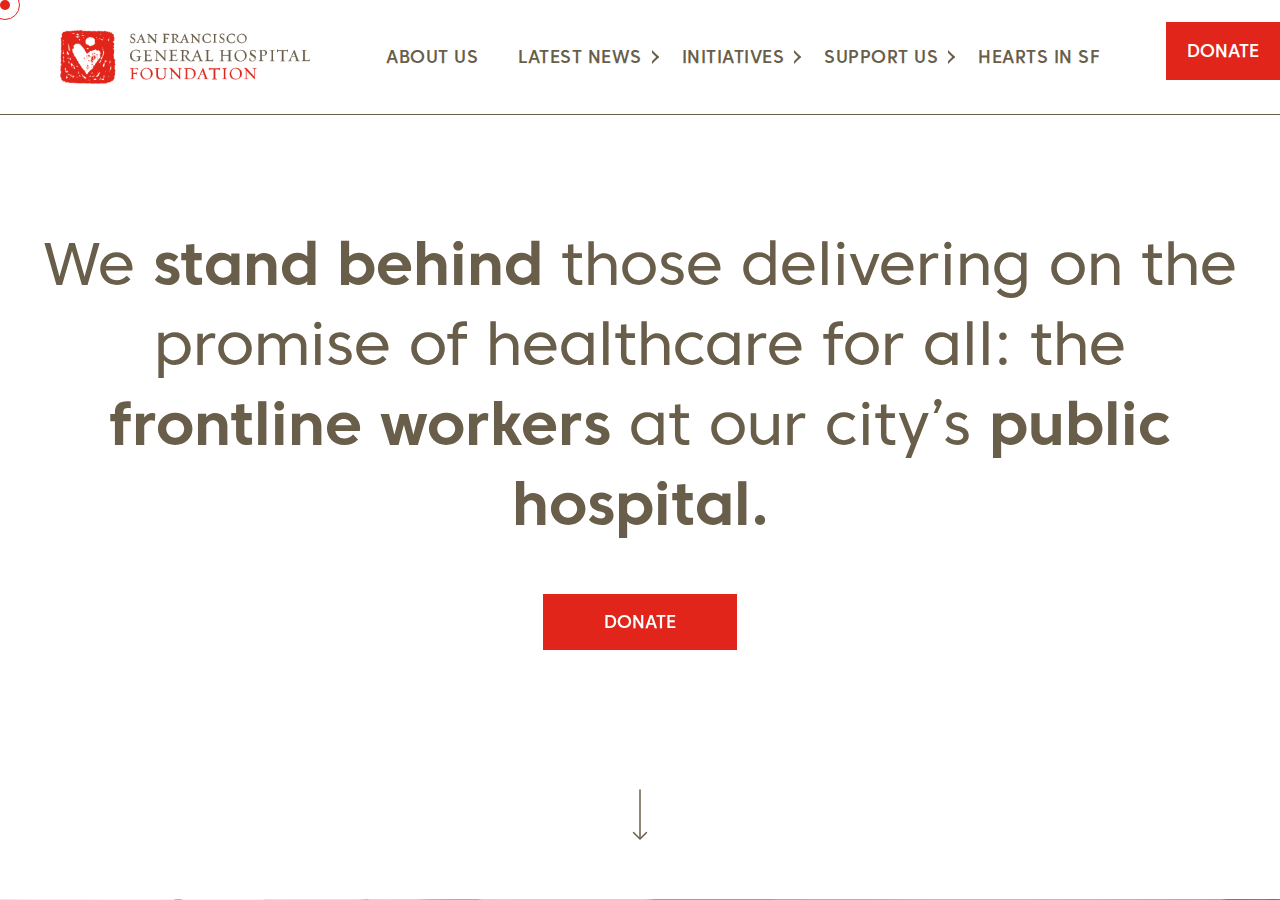
<file: index.html>
<!DOCTYPE html>
<html lang="en">
  <head>
    <meta charset="UTF-8" />
    <meta name="viewport" content="width=device-width, initial-scale=1.0" />
    <!-- displays site properly based on user's device -->

    <link
      rel="icon"
      type="image/png"
      sizes="32x32"
      href="./assets/images/favicon.png"
    />
    <title>Home</title>
    <!-- Begin Style  sheets -->
    <link rel="stylesheet" href="assets/css/slick.css" />
    <link rel="stylesheet" href="assets/css/style.css" />
    <!-- End Stylesheets -->
  </head>
  <body class="page-template-home">
    <div class="loader"></div>

    <!-- Begin Cursor -->
    <div class="cursor"></div>
    <div class="cursor-follower"></div>
    <!-- End Cursor -->
    <div data-barba="wrapper">
      <!-- Begin Header -->
      <header class="header">
        <nav class="container-fluid">
          <a href="/" class="logo-link">
            <img class="desktop" src="assets/images/dynamic/logo.png" alt="" />
            <img
              class="mobile"
              src="assets/images/dynamic/logo_mobile.png"
              alt=""
            />
          </a>
          <button class="hamburger-btn">
            <span></span>
            <span></span>
            <span></span>
          </button>
          <div class="nav-menu">
            <div class="nav-menu__inner">
              <button class="hamburger-close-btn">
                <svg
                  width="20"
                  height="21"
                  viewBox="0 0 20 21"
                  fill="none"
                  xmlns="http://www.w3.org/2000/svg"
                >
                  <path d="M1 1.38477L19.3848 19.7695" stroke="#695E4A" />
                  <path d="M1 19.3848L19.3848 0.99999" stroke="#695E4A" />
                </svg>
              </button>
              <ul class="menu-items">
                <li class="menu-item">
                  <a href="about.html">About Us</a>
                </li>
                <li class="menu-item has-children">
                  <a>Latest News</a>
                </li>
                <li class="menu-item has-children">
                  <a>Initiatives</a>
                </li>
                <li class="menu-item has-children">
                  <a>Support Us</a>
                  <ul class="menu-items">
                    <li class="menu-item">
                      <a href="#">CAPITAL CAMPAIGN</a>
                    </li>
                    <li class="menu-item">
                      <a href="#">HEARTS IN SAN FRANCISCO</a>
                    </li>
                    <li class="menu-item">
                      <a href="#">ZSFG COVID-19 FUND</a>
                    </li>
                  </ul>
                </li>
                <li class="menu-item">
                  <a href="hearts.html">Hearts in sf</a>
                </li>
              </ul>
            </div>
          </div>
          <a href="donate.html" class="btn btn-primary donate-link">Donate</a>
        </nav>
      </header>
      <!-- End Header -->
      <div data-barba="container" data-barba-namespace="home">
        <scroll>
          <!-- Begin Content -->
          <main>
            <section class="hero">
              <div class="container">
                <h2>
                  We <strong>stand behind</strong> those delivering on the
                  promise of healthcare for all: the
                  <strong>frontline workers</strong> at our city’s
                  <strong>public hospital.</strong>
                </h2>
                <a href="donate.html" class="btn btn-primary btn-donate"
                  >Donate</a
                >
                <a href="#hero-video" class="btn-scroll-link">
                  <svg
                    width="15"
                    height="51"
                    viewBox="0 0 15 51"
                    fill="none"
                    xmlns="http://www.w3.org/2000/svg"
                  >
                    <path
                      d="M7.5 1L7.5 49"
                      stroke="#695E4A"
                      stroke-width="1.5"
                      stroke-linecap="round"
                      stroke-linejoin="round"
                    />
                    <path
                      d="M1 43.5L7.5 50L14 43.5"
                      stroke="#695E4A"
                      stroke-width="1.5"
                      stroke-linecap="round"
                      stroke-linejoin="round"
                    />
                  </svg>
                </a>
              </div>
            </section>

            <section class="hero-video video-module" id="hero-video">
              <img src="assets/images/dynamic/home-video.jpg" alt="" />
              <div class="video-controls">
                <button class="btn-mute btn-sound">
                  <img src="assets/images/icon-mute.svg" alt="" />
                </button>
                <button class="btn-unmute btn-sound">
                  <img src="assets/images/icon-sound.svg" alt="" />
                </button>
              </div>
            </section>

            <section class="text-cta-module">
              <div class="container">
                <h4>
                  Our work goes <strong>beyond the bandage -</strong> supporting
                  the health of our community.
                </h4>
                <div class="content">
                  <hr />
                  <div class="cta-text__wrapper">
                    <a href="#" class="btn btn-secondary btn-cta">Learn more</a>
                    <p class="cta-text">
                      At the Foundation, we raise funds for Zuckerberg San
                      Francisco General Hospital and Trauma Center from donors
                      like you. By
                      <strong>working closely with the hospital</strong> to fund
                      the the most pressing needs with new ideas and innovations
                      in care,
                      <strong
                        >we ensure every patient has the support they need to
                        get well and stay well</strong
                      >
                      — with equity, dignity and respect.
                    </p>
                  </div>
                </div>
              </div>
            </section>

            <section id="hearts">
              <div class="image-module">
                <div class="image-module__inner">
                  <img src="assets/images/dynamic/heart.jpg" alt="" />
                </div>
              </div>
              <div class="text-cta-module half">
                <div class="container">
                  <h3>Hearts in San Francisco</h3>
                  <hr />
                  <div class="cta-text__wrapper">
                    <a href="#" class="btn btn-secondary btn-cta">Learn more</a>
                    <p class="cta-text">
                      The heart sculptures you’ve seen throughout the city were
                      commissioned and auctioned in support of ZSFG.
                    </p>
                  </div>
                </div>
              </div>
              <div class="title-cta-module">
                <div class="container">
                  <hr />
                  <h5>
                    Your generosity will have an immediate impact—and a lasting
                    effect—on public health in San Francisco.
                  </h5>
                  <a href="#" class="btn btn-primary bt-cta">Support Us</a>
                </div>
              </div>
            </section>

            <section id="news">
              <div class="container-fluid">
                <h3>Foundation News</h3>
                <div class="news-wrapper">
                  <div class="news-module">
                    <p class="news-category">
                      <span class="text">Community</span>
                      <span class="line"></span>
                    </p>
                    <div class="news-content">
                      <div class="news-content__left">
                        <a href="#" class="news-title">
                          <h5>Filling a void with heart-felt art</h5>
                          <svg
                            width="51"
                            height="15"
                            viewBox="0 0 51 15"
                            fill="none"
                            xmlns="http://www.w3.org/2000/svg"
                          >
                            <path
                              d="M1 7.5L49 7.5"
                              stroke="#695E4A"
                              stroke-width="1.5"
                              stroke-linecap="round"
                              stroke-linejoin="round"
                            />
                            <path
                              d="M43.5 14L50 7.5L43.5 1"
                              stroke="#695E4A"
                              stroke-width="1.5"
                              stroke-linecap="round"
                              stroke-linejoin="round"
                            />
                          </svg>
                        </a>
                      </div>
                      <div class="news-content__right">
                        <div
                          class="news-image"
                          style="
                            background-image: url('assets/images/dynamic/news1.jpg');
                          "
                        ></div>
                      </div>
                    </div>
                  </div>
                  <div class="news-module">
                    <p class="news-category">
                      <span class="text">HEALTHCARE EQUITY</span>
                      <span class="line"></span>
                    </p>
                    <div class="news-content">
                      <div class="news-content__left">
                        <a href="#" class="news-title">
                          <h5>Taking the Equity Discussion Online</h5>
                          <svg
                            width="51"
                            height="15"
                            viewBox="0 0 51 15"
                            fill="none"
                            xmlns="http://www.w3.org/2000/svg"
                          >
                            <path
                              d="M1 7.5L49 7.5"
                              stroke="#695E4A"
                              stroke-width="1.5"
                              stroke-linecap="round"
                              stroke-linejoin="round"
                            />
                            <path
                              d="M43.5 14L50 7.5L43.5 1"
                              stroke="#695E4A"
                              stroke-width="1.5"
                              stroke-linecap="round"
                              stroke-linejoin="round"
                            />
                          </svg>
                        </a>
                      </div>
                      <div class="news-content__right">
                        <div
                          class="news-image"
                          style="
                            background-image: url('assets/images/dynamic/news2.jpg');
                          "
                        ></div>
                      </div>
                    </div>
                  </div>
                  <div class="news-module">
                    <p class="news-category">
                      <span class="text">INNOVATION</span>
                      <span class="line"></span>
                    </p>
                    <div class="news-content">
                      <div class="news-content__left">
                        <a href="#" class="news-title">
                          <h5>Virtual Connection During COVID-19</h5>
                          <svg
                            width="51"
                            height="15"
                            viewBox="0 0 51 15"
                            fill="none"
                            xmlns="http://www.w3.org/2000/svg"
                          >
                            <path
                              d="M1 7.5L49 7.5"
                              stroke="#695E4A"
                              stroke-width="1.5"
                              stroke-linecap="round"
                              stroke-linejoin="round"
                            />
                            <path
                              d="M43.5 14L50 7.5L43.5 1"
                              stroke="#695E4A"
                              stroke-width="1.5"
                              stroke-linecap="round"
                              stroke-linejoin="round"
                            />
                          </svg>
                        </a>
                      </div>
                      <div class="news-content__right">
                        <div
                          class="news-image"
                          style="
                            background-image: url('assets/images/dynamic/news3.jpg');
                          "
                        ></div>
                      </div>
                    </div>
                  </div>
                </div>
                <a href="news.html" class="btn-link">
                  <span class="text">Visit all news</span>
                  <svg
                    width="51"
                    height="15"
                    viewBox="0 0 51 15"
                    fill="none"
                    xmlns="http://www.w3.org/2000/svg"
                  >
                    <path
                      d="M1 7.5L49 7.5"
                      stroke="#695E4A"
                      stroke-width="1.5"
                      stroke-linecap="round"
                      stroke-linejoin="round"
                    />
                    <path
                      d="M43.5 14L50 7.5L43.5 1"
                      stroke="#695E4A"
                      stroke-width="1.5"
                      stroke-linecap="round"
                      stroke-linejoin="round"
                    />
                  </svg>
                </a>
              </div>
            </section>
          </main>
          <!-- End Content -->

          <!-- Begin Footer -->
          <footer class="footer">
            <div class="container-fluid">
              <div class="footer-left">
                <a href="/" class="logo-link">
                  <img
                    class="desktop"
                    src="assets/images/dynamic/logo.png"
                    alt=""
                  />
                  <img
                    src="assets/images/dynamic/logo_mobile.png"
                    alt=""
                    class="mobile"
                  />
                </a>
              </div>
              <div class="footer-right">
                <h5>Join us to ensure equitable healthcare for all.</h5>
                <a href="#" class="btn btn-primary">Support Us</a>
              </div>
            </div>
            <div class="container-fluid">
              <div class="footer-left">
                <ul class="menu-items">
                  <li class="menu-item">
                    <a href="about.html">About Us</a>
                  </li>
                  <li class="menu-item"><a href="news.html">Latest News</a></li>
                  <li class="menu-item">
                    <a href="initiatives.html">Initiatives</a>
                  </li>
                  <li class="menu-item">
                    <a href="support.html">Support Us</a>
                  </li>
                  <li class="menu-item">
                    <a href="hearts.html">Hearts in SF</a>
                  </li>
                  <li class="menu-item"><a href="contact.html">Contact</a></li>
                </ul>
              </div>
              <div class="footer-right">
                <div class="footer-right__content">
                  <div class="label">
                    <p>Stay connected</p>
                  </div>
                  <div class="content">
                    <div class="subscribe-form">
                      <p class="title">
                        Subscribe for occasional updates about how you can
                        support public health in San Francisco.
                      </p>
                      <div class="form-fields">
                        <div class="form-field">
                          <input
                            type="text"
                            class="form-input"
                            id="name"
                            placeholder="Name"
                          />
                        </div>
                        <div class="form-field">
                          <input
                            type="email"
                            class="form-input"
                            id="email"
                            placeholder="Email"
                          />
                        </div>
                      </div>
                      <input
                        type="submit"
                        class="btn btn-secondary"
                        value="subscribe"
                      />
                    </div>
                  </div>
                </div>
                <div class="footer-right__content">
                  <div class="label">
                    <p>Follow Us</p>
                  </div>
                  <div class="content">
                    <ul class="social-items">
                      <li class="social-item">
                        <a href="#" class="social-link">
                          <img
                            src="assets/images/dynamic/Facebook.svg"
                            alt=""
                          />
                        </a>
                      </li>
                      <li class="social-item">
                        <a href="#" class="social-link">
                          <img
                            src="assets/images/dynamic/Instagram.svg"
                            alt=""
                          />
                        </a>
                      </li>
                      <li class="social-item">
                        <a href="#" class="social-link">
                          <img src="assets/images/dynamic/Twitter.svg" alt="" />
                        </a>
                      </li>
                      <li class="social-item">
                        <a href="#" class="social-link">
                          <img
                            src="assets/images/dynamic/Linkedin.svg"
                            alt=""
                          />
                        </a>
                      </li>
                      <li class="social-item">
                        <a href="#" class="social-link">
                          <img src="assets/images/dynamic/Youtube.svg" alt="" />
                        </a>
                      </li>
                    </ul>
                  </div>
                </div>
              </div>
            </div>
            <div class="container-fluid footer-bar">
              <div class="footer-left">
                <div class="partners">
                  <a href="#" class="partner-link">
                    <img src="assets/images/dynamic/partner1.png" alt="" />
                  </a>
                  <a href="#" class="partner-link">
                    <img src="assets/images/dynamic/partner2.png" alt="" />
                  </a>
                </div>
              </div>
              <div class="footer-right">
                <div class="copyright">
                  <p>
                    &copy; Copyright 2021 San Francisco General Hospital
                    Foundation - All Rights Reserved
                    <span class="seperator">|</span>
                    <a href="#">Privacy Policy</a>
                  </p>
                </div>
              </div>
            </div>
          </footer>
          <!-- End Footer -->
        </scroll>
      </div>
    </div>
    <!-- Begin Scripts -->
    <script src="assets/js/jquery-3.5.1.min.js"></script>
    <script src="assets/js/barba.umd.js"></script>
    <script src="assets/js/gsap.min.js"></script>
    <script src="assets/js/smooth-scrollbar.min.js"></script>
    <script src="assets/js/ScrollTrigger.min.js"></script>
    <script src="assets/js/ScrollToPlugin.min.js"></script>
    <script src="assets/js/slick.js"></script>
    <script src="assets/js/script.js"></script>
    <!-- End Scripts -->
  </body>
</html>
</file>
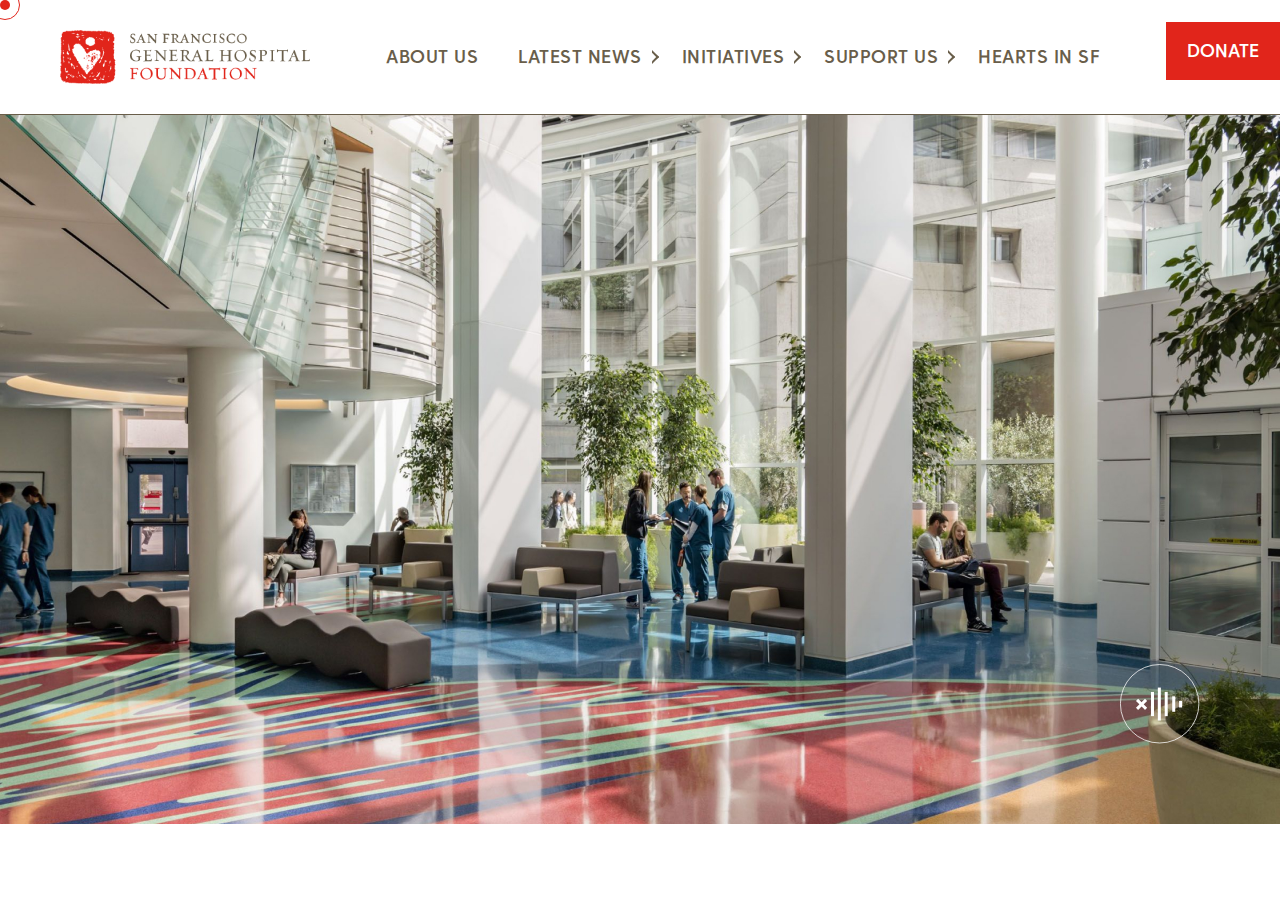
<file: about.html>
<!DOCTYPE html>
<html lang="en">
  <head>
    <meta charset="UTF-8" />
    <meta name="viewport" content="width=device-width, initial-scale=1.0" />
    <!-- displays site properly based on user's device -->

    <link
      rel="icon"
      type="image/png"
      sizes="32x32"
      href="./assets/images/favicon.png"
    />
    <title>Story</title>
    <!-- Begin Style  sheets -->
    <link rel="stylesheet" href="assets/css/slick.css" />
    <link rel="stylesheet" href="assets/css/jquery.fancybox.min.css" />
    <link rel="stylesheet" href="assets/css/style.css" />
    <!-- End Stylesheets -->
  </head>
  <body class="page-template-about">
    <div class="loader"></div>

    <!-- Begin Cursor -->
    <div class="cursor"></div>
    <div class="cursor-follower"></div>
    <!-- End Cursor -->
    <div data-barba="wrapper">
      <!-- Begin Header -->
      <header class="header">
        <nav class="container-fluid">
          <a href="/" class="logo-link">
            <img
              class="desktop"
              src="assets/images/dynamic/logo.png"
              alt=""
            />
            <img
              class="mobile"
              src="assets/images/dynamic/logo_mobile.png"
              alt=""
            />
          </a>
          <button class="hamburger-btn">
            <span></span>
            <span></span>
            <span></span>
          </button>
          <div class="nav-menu">
            <div class="nav-menu__inner">
              <button class="hamburger-close-btn">
                <svg
                  width="20"
                  height="21"
                  viewBox="0 0 20 21"
                  fill="none"
                  xmlns="http://www.w3.org/2000/svg"
                >
                  <path d="M1 1.38477L19.3848 19.7695" stroke="#695E4A" />
                  <path d="M1 19.3848L19.3848 0.99999" stroke="#695E4A" />
                </svg>
              </button>
              <ul class="menu-items">
                <li class="menu-item">
                  <a href="about.html">About Us</a>
                </li>
                <li class="menu-item has-children">
                  <a>Latest News</a>
                </li>
                <li class="menu-item has-children">
                  <a>Initiatives</a>
                </li>
                <li class="menu-item has-children">
                  <a>Support Us</a>
                  <ul class="menu-items">
                    <li class="menu-item">
                      <a href="#">CAPITAL CAMPAIGN</a>
                    </li>
                    <li class="menu-item">
                      <a href="#">HEARTS IN SAN FRANCISCO</a>
                    </li>
                    <li class="menu-item">
                      <a href="#">ZSFG COVID-19 FUND</a>
                    </li>
                  </ul>
                </li>
                <li class="menu-item">
                  <a href="hearts.html">Hearts in sf</a>
                </li>
              </ul>
            </div>
          </div>
          <a href="donate.html" class="btn btn-primary donate-link">Donate</a>
        </nav>
      </header>
      <!-- End Header -->
      <div data-barba="container" data-barba-namespace="home">
        <scroll>
          <!-- Begin Content -->
          <main>
            <section class="hero-video video-module">
              <img src="assets/images/dynamic/about-banner.jpg" alt="" />
              <div class="video-controls">
                <button class="btn-mute btn-sound">
                  <img src="assets/images/icon-mute.svg" alt="" />
                </button>
                <button class="btn-unmute btn-sound">
                  <img src="assets/images/icon-sound.svg" alt="" />
                </button>
              </div>
            </section>
            <section id="we-believe">
              <div class="container-fluid">
                <div class="title-image-content-module">
                  <h4>
                    We believe every member of our community deserves easy
                    access to exceptional healthcare at ZSFG.
                  </h4>
                  <div class="content-wrapper">
                    <hr />
                    <div class="content">
                      <div class="content-image">
                        <img src="assets/images/dynamic/about-1.jpg" alt="" />
                      </div>
                      <div class="content-text">
                        <p>
                          That’s why we opened our doors in 1993, inspired by
                          the valiant efforts of ZSFG caregivers, and
                          <strong
                            >driven by a purpose to provide support for public
                            health wherever it’s needed</strong
                          >—in the lab, the clinic, and the community.
                        </p>
                        <p>
                          For nearly thirty years,
                          <strong
                            >the partnership between the Foundation and ZSFG has
                            reflected the spirit and values that define San
                            Francisco.</strong
                          >
                          Equity. Compassion. Respect. And a commitment to care
                          for everyone in our city, including the most
                          vulnerable.
                        </p>
                      </div>
                    </div>
                  </div>
                </div>
                <div class="title-image-content-module">
                  <h4>Public health depends on healthcare equity.</h4>
                  <div class="content-wrapper">
                    <hr />
                    <div class="content">
                      <div class="content-image">
                        <img src="assets/images/dynamic/about-2.jpg" alt="" />
                      </div>
                      <div class="content-text">
                        <p>
                          We understand this now more than ever,
                          <strong
                            >so we stand behind the people delivering on that
                            promise</strong
                          >—funding special projects, ongoing education, and
                          <strong
                            >whole-person care initiatives that go beyond the
                            bandage.</strong
                          >
                        </p>
                      </div>
                    </div>
                  </div>
                </div>
                <div class="title-module">
                  <h4>
                    We’re proud to help the people who heal people, supporting
                    ZSFG caregivers in their aim to provide the very best care
                    to all who walk through their doors.
                  </h4>
                </div>
              </div>
            </section>
            <section id="about-foundation">
              <div class="image-module">
                <div class="image-module__inner">
                  <img src="assets/images/dynamic/about-3.jpg" alt="" />
                </div>
              </div>
              <div class="container-fluid">
                <div class="content">
                  <p>
                    The San Francisco General Hospital Foundation supports and
                    funds excellence in patient care and innovation at
                    Zuckerberg San Francisco General Hospital and Trauma Center
                    (ZSFG) because we believe in equity, access, and quality
                    health care for all
                  </p>
                </div>
              </div>
            </section>
            <section class="text-cta-module" id="our-commitment">
              <div class="container">
                <h4>Make a commitment to public health.</h4>
                <div class="content">
                  <hr />
                  <div class="cta-text__wrapper">
                    <a href="#" class="btn btn-secondary btn-cta">Learn more</a>
                    <p class="cta-text">
                      No matter how you give, your generosity will have an
                      immediate impact—and a lasting effect—on equity and access
                      to public health in San Francisco. <br />
                      <a href="/donate">Donate now</a>, or connect with us to
                      learn more about how you can get involved.
                    </p>
                  </div>
                </div>
              </div>
            </section>
            <section class="slider-section" id="our-values">
              <div class="container-fluid">
                <h3 class="section-title">
                  Our Values Drive Everything We Do.
                </h3>
                <div class="slider-wrapper">
                  <div class="slider-control">
                    <button class="btn-slider prev">
                      <svg
                        width="51"
                        height="15"
                        viewBox="0 0 51 15"
                        fill="none"
                        xmlns="http://www.w3.org/2000/svg"
                      >
                        <path
                          d="M50 7.5L2 7.5"
                          stroke="#695E4A"
                          stroke-width="1.5"
                          stroke-linecap="round"
                          stroke-linejoin="round"
                        />
                        <path
                          d="M7.5 1L1 7.5L7.5 14"
                          stroke="#695E4A"
                          stroke-width="1.5"
                          stroke-linecap="round"
                          stroke-linejoin="round"
                        />
                      </svg>
                    </button>
                    <div class="slider-navigator">
                      <span class="current-num">1</span>&nbsp;/&nbsp;
                      <span class="total-num">3</span>
                    </div>
                    <button class="btn-slider next">
                      <svg
                        width="51"
                        height="15"
                        viewBox="0 0 51 15"
                        fill="none"
                        xmlns="http://www.w3.org/2000/svg"
                      >
                        <path
                          d="M1 7.5L49 7.5"
                          stroke="#695E4A"
                          stroke-width="1.5"
                          stroke-linecap="round"
                          stroke-linejoin="round"
                        />
                        <path
                          d="M43.5 14L50 7.5L43.5 1"
                          stroke="#695E4A"
                          stroke-width="1.5"
                          stroke-linecap="round"
                          stroke-linejoin="round"
                        />
                      </svg>
                    </button>
                  </div>
                  <div class="our-values slick-carousel" id="values-slider">
                    <div class="slick-slide__item">
                      <div class="our-value">
                        <div class="our-value__image">
                          <img
                            src="assets/images/dynamic/values-1.jpg"
                            alt=""
                          />
                        </div>
                        <h5 class="our-value__title">A Legacy of Community</h5>
                        <p class="our-value__desc">
                          With strong roots in the community, we go where we’re
                          needed most, tackling San Francisco’s toughest public
                          health challenges. Founded by volunteers, we maintain
                          a tenacious spirit. We rally support, providing ways
                          to give. And to take action.
                        </p>
                      </div>
                    </div>
                    <div class="slick-slide__item">
                      <div class="our-value">
                        <div class="our-value__image">
                          <img
                            src="assets/images/dynamic/values-2.jpg"
                            alt=""
                          />
                        </div>
                        <h5 class="our-value__title">
                          Championing Health Equity
                        </h5>
                        <p class="our-value__desc">
                          Fiercely proud of ZSFG’s history, we celebrate the
                          hospital’s role as a leader in providing equitable
                          healthcare as a human right. We support hospital
                          workers in their mission to give every patient the
                          lifesaving and life-affirming care they need and
                          deserve—with dignity and respect.
                        </p>
                      </div>
                    </div>
                    <div class="slick-slide__item">
                      <div class="our-value">
                        <div class="our-value__image">
                          <img
                            src="assets/images/dynamic/values-3.jpg"
                            alt=""
                          />
                        </div>
                        <h5 class="our-value__title">
                          On-the-Ground Innovation
                        </h5>
                        <p class="our-value__desc">
                          We know it takes hands-on action, not just theory or
                          research, to tackle San Francisco’s toughest public
                          health challenges. This is why we deliver innovative
                          whole-person care initiatives that directly address
                          the city’s most urgent needs.
                        </p>
                      </div>
                    </div>
                  </div>
                </div>
              </div>
            </section>
            <section id="about-city-hospital">
              <div class="image-module">
                <div class="image-module__inner">
                  <img src="assets/images/dynamic/about-4.jpg" alt="" />
                </div>
              </div>
              <div class="container-fluid">
                <div class="title-text-module">
                  <h4 class="title">About our city’s public hospital.</h4>
                  <div class="content">
                    <hr />
                    <p>
                      Zuckerberg San Francisco General Hospital and Trauma
                      Center is a public community hospital and the only Level 1
                      trauma center in San Francisco and northern San Mateo
                      counites. Dedicated to improving the health and wellness
                      of our entire community, ZSFG provides world-class care
                      for all the people of San Francisco, regardless of ability
                      to pay or immigration status.
                    </p>
                  </div>
                </div>
              </div>
            </section>
            <section class="slider-section" id="our-team">
              <div class="container-fluid">
                <h3 class="section-title">Our Team</h3>
                <div class="slider-wrapper" id="directors-wrapper">
                  <p class="text-caption-lg">Board of Directors</p>
                  <div class="slider-control">
                    <button class="btn-slider prev">
                      <svg
                        width="51"
                        height="15"
                        viewBox="0 0 51 15"
                        fill="none"
                        xmlns="http://www.w3.org/2000/svg"
                      >
                        <path
                          d="M50 7.5L2 7.5"
                          stroke="#695E4A"
                          stroke-width="1.5"
                          stroke-linecap="round"
                          stroke-linejoin="round"
                        />
                        <path
                          d="M7.5 1L1 7.5L7.5 14"
                          stroke="#695E4A"
                          stroke-width="1.5"
                          stroke-linecap="round"
                          stroke-linejoin="round"
                        />
                      </svg>
                    </button>
                    <div class="slider-navigator">
                      <span class="current-num">1</span>&nbsp;/&nbsp;
                      <span class="total-num">5</span>
                    </div>
                    <button class="btn-slider next">
                      <svg
                        width="51"
                        height="15"
                        viewBox="0 0 51 15"
                        fill="none"
                        xmlns="http://www.w3.org/2000/svg"
                      >
                        <path
                          d="M1 7.5L49 7.5"
                          stroke="#695E4A"
                          stroke-width="1.5"
                          stroke-linecap="round"
                          stroke-linejoin="round"
                        />
                        <path
                          d="M43.5 14L50 7.5L43.5 1"
                          stroke="#695E4A"
                          stroke-width="1.5"
                          stroke-linecap="round"
                          stroke-linejoin="round"
                        />
                      </svg>
                    </button>
                  </div>
                  <div
                    class="slick-carousel person-slider"
                    id="directors-slider"
                  >
                    <div class="slick-slide__item">
                      <div class="person-wrapper">
                        <div class="person">
                          <div class="person-front">
                            <div class="person-image">
                              <img
                                src="assets/images/dynamic/team1.jpg"
                                alt=""
                              />
                            </div>
                            <div class="person-info">
                              <p class="person-name">John H. Bell</p>
                              <p class="person-role">Board President</p>
                            </div>
                          </div>
                          <div class="person-back">
                            <p class="person-bio">
                              Lorem ipsum dolor sit amet, consectetur
                              adipisicing elit. Modi distinctio ut ipsam fuga
                              necessitatibus provident ratione libero iure sunt?
                              Facilis unde omnis nisi. Temporibus voluptates
                              quos odio ipsum, perspiciatis illum!
                            </p>
                            <a href="#" class="btn-link">
                              <span class="text">Read More</span>
                              <svg
                                width="51"
                                height="15"
                                viewBox="0 0 51 15"
                                fill="none"
                                xmlns="http://www.w3.org/2000/svg"
                              >
                                <path
                                  d="M1 7.5L49 7.5"
                                  stroke="#fff"
                                  stroke-width="1.5"
                                  stroke-linecap="round"
                                  stroke-linejoin="round"
                                />
                                <path
                                  d="M43.5 14L50 7.5L43.5 1"
                                  stroke="#fff"
                                  stroke-width="1.5"
                                  stroke-linecap="round"
                                  stroke-linejoin="round"
                                />
                              </svg>
                            </a>
                          </div>
                        </div>
                      </div>
                    </div>
                    <div class="slick-slide__item">
                      <div class="person-wrapper">
                        <div class="person no-image">
                          <div class="person-front">
                            <div class="person-info">
                              <p class="person-name">JUDY GUGGENHIME</p>
                              <p class="person-role">Board Chair</p>
                            </div>
                          </div>
                          <div class="person-back">
                            <p class="person-bio">
                              Lorem ipsum dolor sit amet, consectetur
                              adipisicing elit. Modi distinctio ut ipsam fuga
                              necessitatibus provident ratione libero iure sunt?
                              Facilis unde omnis nisi. Temporibus voluptates
                              quos odio ipsum, perspiciatis illum!
                            </p>
                            <a href="#" class="btn-link">
                              <span class="text">Read More</span>
                              <svg
                                width="51"
                                height="15"
                                viewBox="0 0 51 15"
                                fill="none"
                                xmlns="http://www.w3.org/2000/svg"
                              >
                                <path
                                  d="M1 7.5L49 7.5"
                                  stroke="#fff"
                                  stroke-width="1.5"
                                  stroke-linecap="round"
                                  stroke-linejoin="round"
                                />
                                <path
                                  d="M43.5 14L50 7.5L43.5 1"
                                  stroke="#fff"
                                  stroke-width="1.5"
                                  stroke-linecap="round"
                                  stroke-linejoin="round"
                                />
                              </svg>
                            </a>
                          </div>
                        </div>
                      </div>
                    </div>
                    <div class="slick-slide__item">
                      <div class="person-wrapper">
                        <div class="person">
                          <div class="person-front">
                            <div class="person-image">
                              <img
                                src="assets/images/dynamic/team2.jpg"
                                alt=""
                              />
                            </div>
                            <div class="person-info">
                              <p class="person-name">Michael Macbryde</p>
                              <p class="person-role">Treasurer</p>
                            </div>
                          </div>
                          <div class="person-back">
                            <p class="person-bio">
                              Lorem ipsum dolor sit amet, consectetur
                              adipisicing elit. Modi distinctio ut ipsam fuga
                              necessitatibus provident ratione libero iure sunt?
                              Facilis unde omnis nisi. Temporibus voluptates
                              quos odio ipsum, perspiciatis illum!
                            </p>
                            <a href="#" class="btn-link">
                              <span class="text">Read More</span>
                              <svg
                                width="51"
                                height="15"
                                viewBox="0 0 51 15"
                                fill="none"
                                xmlns="http://www.w3.org/2000/svg"
                              >
                                <path
                                  d="M1 7.5L49 7.5"
                                  stroke="#fff"
                                  stroke-width="1.5"
                                  stroke-linecap="round"
                                  stroke-linejoin="round"
                                />
                                <path
                                  d="M43.5 14L50 7.5L43.5 1"
                                  stroke="#fff"
                                  stroke-width="1.5"
                                  stroke-linecap="round"
                                  stroke-linejoin="round"
                                />
                              </svg>
                            </a>
                          </div>
                        </div>
                      </div>
                    </div>
                    <div class="slick-slide__item">
                      <div class="person-wrapper">
                        <div class="person">
                          <div class="person-front">
                            <div class="person-image">
                              <img
                                src="assets/images/dynamic/team3.jpg"
                                alt=""
                              />
                            </div>
                            <div class="person-info">
                              <p class="person-name">Schuyler Hudak</p>
                              <p class="person-role">Secretary</p>
                            </div>
                          </div>
                          <div class="person-back">
                            <p class="person-bio">
                              Lorem ipsum dolor sit amet, consectetur
                              adipisicing elit. Modi distinctio ut ipsam fuga
                              necessitatibus provident ratione libero iure sunt?
                              Facilis unde omnis nisi. Temporibus voluptates
                              quos odio ipsum, perspiciatis illum!
                            </p>
                            <a href="#" class="btn-link">
                              <span class="text">Read More</span>
                              <svg
                                width="51"
                                height="15"
                                viewBox="0 0 51 15"
                                fill="none"
                                xmlns="http://www.w3.org/2000/svg"
                              >
                                <path
                                  d="M1 7.5L49 7.5"
                                  stroke="#fff"
                                  stroke-width="1.5"
                                  stroke-linecap="round"
                                  stroke-linejoin="round"
                                />
                                <path
                                  d="M43.5 14L50 7.5L43.5 1"
                                  stroke="#fff"
                                  stroke-width="1.5"
                                  stroke-linecap="round"
                                  stroke-linejoin="round"
                                />
                              </svg>
                            </a>
                          </div>
                        </div>
                      </div>
                    </div>
                    <div class="slick-slide__item">
                      <div class="person-wrapper">
                        <div class="person no-image">
                          <div class="person-front">
                            <div class="person-info">
                              <p class="person-name">First Name, Last Name</p>
                              <p class="person-role">Title</p>
                            </div>
                          </div>
                          <div class="person-back">
                            <p class="person-bio">
                              Lorem ipsum dolor sit amet, consectetur
                              adipisicing elit. Modi distinctio ut ipsam fuga
                              necessitatibus provident ratione libero iure sunt?
                              Facilis unde omnis nisi. Temporibus voluptates
                              quos odio ipsum, perspiciatis illum!
                            </p>
                            <a href="#" class="btn-link">
                              <span class="text">Read More</span>
                              <svg
                                width="51"
                                height="15"
                                viewBox="0 0 51 15"
                                fill="none"
                                xmlns="http://www.w3.org/2000/svg"
                              >
                                <path
                                  d="M1 7.5L49 7.5"
                                  stroke="#fff"
                                  stroke-width="1.5"
                                  stroke-linecap="round"
                                  stroke-linejoin="round"
                                />
                                <path
                                  d="M43.5 14L50 7.5L43.5 1"
                                  stroke="#fff"
                                  stroke-width="1.5"
                                  stroke-linecap="round"
                                  stroke-linejoin="round"
                                />
                              </svg>
                            </a>
                          </div>
                        </div>
                      </div>
                    </div>
                  </div>
                </div>
                <div class="slider-wrapper" id="staff-wrapper">
                  <p class="text-caption-lg">Foundation Staff</p>
                  <div class="slider-control">
                    <button class="btn-slider prev">
                      <svg
                        width="51"
                        height="15"
                        viewBox="0 0 51 15"
                        fill="none"
                        xmlns="http://www.w3.org/2000/svg"
                      >
                        <path
                          d="M50 7.5L2 7.5"
                          stroke="#695E4A"
                          stroke-width="1.5"
                          stroke-linecap="round"
                          stroke-linejoin="round"
                        />
                        <path
                          d="M7.5 1L1 7.5L7.5 14"
                          stroke="#695E4A"
                          stroke-width="1.5"
                          stroke-linecap="round"
                          stroke-linejoin="round"
                        />
                      </svg>
                    </button>
                    <div class="slider-navigator">
                      <span class="current-num">1</span>&nbsp;/&nbsp;
                      <span class="total-num">5</span>
                    </div>
                    <button class="btn-slider next">
                      <svg
                        width="51"
                        height="15"
                        viewBox="0 0 51 15"
                        fill="none"
                        xmlns="http://www.w3.org/2000/svg"
                      >
                        <path
                          d="M1 7.5L49 7.5"
                          stroke="#695E4A"
                          stroke-width="1.5"
                          stroke-linecap="round"
                          stroke-linejoin="round"
                        />
                        <path
                          d="M43.5 14L50 7.5L43.5 1"
                          stroke="#695E4A"
                          stroke-width="1.5"
                          stroke-linecap="round"
                          stroke-linejoin="round"
                        />
                      </svg>
                    </button>
                  </div>
                  <div class="slick-carousel person-slider" id="staff-slider">
                    <div class="slick-slide__item">
                      <div class="person-wrapper">
                        <div class="person">
                          <div class="person-front">
                            <div class="person-image">
                              <img
                                src="assets/images/dynamic/team4.jpg"
                                alt=""
                              />
                            </div>
                            <div class="person-info">
                              <p class="person-name">Kim Meredith</p>
                              <p class="person-role">Chief Executive Officer</p>
                            </div>
                          </div>
                          <div class="person-back">
                            <p class="person-bio">
                              Kim Meredith is Chief Executive Officer of the San
                              Francisco General Hospital Foundation and acts as
                              the chief strategist, fundraiser, and advocate for
                              ZSFG. Kim’s previous roles have included the
                              inaugural Executive Director of the Stanford
                              Center on Philanthropy and Civil Society and Chief
                              Development Officer of Planned Parenthood
                              Federation of America.
                            </p>
                            <a href="#" class="btn-link">
                              <span class="text">Read More</span>
                              <svg
                                width="51"
                                height="15"
                                viewBox="0 0 51 15"
                                fill="none"
                                xmlns="http://www.w3.org/2000/svg"
                              >
                                <path
                                  d="M1 7.5L49 7.5"
                                  stroke="#fff"
                                  stroke-width="1.5"
                                  stroke-linecap="round"
                                  stroke-linejoin="round"
                                />
                                <path
                                  d="M43.5 14L50 7.5L43.5 1"
                                  stroke="#fff"
                                  stroke-width="1.5"
                                  stroke-linecap="round"
                                  stroke-linejoin="round"
                                />
                              </svg>
                            </a>
                          </div>
                        </div>
                      </div>
                    </div>
                    <div class="slick-slide__item">
                      <div class="person-wrapper">
                        <div class="person">
                          <div class="person-front">
                            <div class="person-image">
                              <img
                                src="assets/images/dynamic/team5.jpg"
                                alt=""
                              />
                            </div>
                            <div class="person-info">
                              <p class="person-name">Gerry Chow</p>
                              <p class="person-role">Chief Financial Officer</p>
                            </div>
                          </div>
                          <div class="person-back">
                            <p class="person-bio">
                              Lorem ipsum dolor sit amet, consectetur
                              adipisicing elit. Modi distinctio ut ipsam fuga
                              necessitatibus provident ratione libero iure sunt?
                              Facilis unde omnis nisi. Temporibus voluptates
                              quos odio ipsum, perspiciatis illum!
                            </p>
                            <a href="#" class="btn-link">
                              <span class="text">Read More</span>
                              <svg
                                width="51"
                                height="15"
                                viewBox="0 0 51 15"
                                fill="none"
                                xmlns="http://www.w3.org/2000/svg"
                              >
                                <path
                                  d="M1 7.5L49 7.5"
                                  stroke="#fff"
                                  stroke-width="1.5"
                                  stroke-linecap="round"
                                  stroke-linejoin="round"
                                />
                                <path
                                  d="M43.5 14L50 7.5L43.5 1"
                                  stroke="#fff"
                                  stroke-width="1.5"
                                  stroke-linecap="round"
                                  stroke-linejoin="round"
                                />
                              </svg>
                            </a>
                          </div>
                        </div>
                      </div>
                    </div>
                    <div class="slick-slide__item">
                      <div class="person-wrapper">
                        <div class="person no-image">
                          <div class="person-front">
                            <div class="person-info">
                              <p class="person-name">Rebecca Schuett</p>
                              <p class="person-role">
                                Chief Development Officer
                              </p>
                            </div>
                          </div>
                          <div class="person-back">
                            <p class="person-bio">
                              Lorem ipsum dolor sit amet, consectetur
                              adipisicing elit. Modi distinctio ut ipsam fuga
                              necessitatibus provident ratione libero iure sunt?
                              Facilis unde omnis nisi. Temporibus voluptates
                              quos odio ipsum, perspiciatis illum!
                            </p>
                            <a href="#" class="btn-link">
                              <span class="text">Read More</span>
                              <svg
                                width="51"
                                height="15"
                                viewBox="0 0 51 15"
                                fill="none"
                                xmlns="http://www.w3.org/2000/svg"
                              >
                                <path
                                  d="M1 7.5L49 7.5"
                                  stroke="#fff"
                                  stroke-width="1.5"
                                  stroke-linecap="round"
                                  stroke-linejoin="round"
                                />
                                <path
                                  d="M43.5 14L50 7.5L43.5 1"
                                  stroke="#fff"
                                  stroke-width="1.5"
                                  stroke-linecap="round"
                                  stroke-linejoin="round"
                                />
                              </svg>
                            </a>
                          </div>
                        </div>
                      </div>
                    </div>
                    <div class="slick-slide__item">
                      <div class="person-wrapper">
                        <div class="person no-image">
                          <div class="person-front">
                            <div class="person-info">
                              <p class="person-name">Devin Hollis</p>
                              <p class="person-role">
                                Communications & Marketing Advisor
                              </p>
                            </div>
                          </div>
                          <div class="person-back">
                            <p class="person-bio">
                              Lorem ipsum dolor sit amet, consectetur
                              adipisicing elit. Modi distinctio ut ipsam fuga
                              necessitatibus provident ratione libero iure sunt?
                              Facilis unde omnis nisi. Temporibus voluptates
                              quos odio ipsum, perspiciatis illum!
                            </p>
                            <a href="#" class="btn-link">
                              <span class="text">Read More</span>
                              <svg
                                width="51"
                                height="15"
                                viewBox="0 0 51 15"
                                fill="none"
                                xmlns="http://www.w3.org/2000/svg"
                              >
                                <path
                                  d="M1 7.5L49 7.5"
                                  stroke="#fff"
                                  stroke-width="1.5"
                                  stroke-linecap="round"
                                  stroke-linejoin="round"
                                />
                                <path
                                  d="M43.5 14L50 7.5L43.5 1"
                                  stroke="#fff"
                                  stroke-width="1.5"
                                  stroke-linecap="round"
                                  stroke-linejoin="round"
                                />
                              </svg>
                            </a>
                          </div>
                        </div>
                      </div>
                    </div>
                    <div class="slick-slide__item">
                      <div class="person-wrapper">
                        <div class="person no-image">
                          <div class="person-front">
                            <div class="person-info">
                              <p class="person-name">First Name, Last Name</p>
                              <p class="person-role">Title</p>
                            </div>
                          </div>
                          <div class="person-back">
                            <p class="person-bio">
                              Lorem ipsum dolor sit amet, consectetur
                              adipisicing elit. Modi distinctio ut ipsam fuga
                              necessitatibus provident ratione libero iure sunt?
                              Facilis unde omnis nisi. Temporibus voluptates
                              quos odio ipsum, perspiciatis illum!
                            </p>
                            <a href="#" class="btn-link">
                              <span class="text">Read More</span>
                              <svg
                                width="51"
                                height="15"
                                viewBox="0 0 51 15"
                                fill="none"
                                xmlns="http://www.w3.org/2000/svg"
                              >
                                <path
                                  d="M1 7.5L49 7.5"
                                  stroke="#fff"
                                  stroke-width="1.5"
                                  stroke-linecap="round"
                                  stroke-linejoin="round"
                                />
                                <path
                                  d="M43.5 14L50 7.5L43.5 1"
                                  stroke="#fff"
                                  stroke-width="1.5"
                                  stroke-linecap="round"
                                  stroke-linejoin="round"
                                />
                              </svg>
                            </a>
                          </div>
                        </div>
                      </div>
                    </div>
                  </div>
                </div>
              </div>
            </section>
            <section id="annual-reports">
              <div class="container-fluid">
                <div class="title-text-module">
                  <h4 class="title">Annual Reports</h4>
                  <div class="content">
                    <hr />
                    <p>
                      The San Francisco General Hospital Foundation is grateful
                      for the generous support of our donors. Your contributions
                      enable the Foundation to provide resources for
                      high-impact, sustainable initiatives that support the
                      excellence of Zuckerberg San Francisco General Hospital
                      and Trauma Center. To see a complete list of our FY20
                      donors, visit sfghf.org/grateful.
                    </p>
                  </div>
                </div>
              </div>
            </section>
            <section class="slider-section" id="financials">
              <div class="container-fluid">
                <h3 class="section-title">2020 Financials At-A-Glance</h3>
                <div class="slider-wrapper">
                  <div class="slider-control">
                    <button class="btn-slider prev">
                      <svg
                        width="51"
                        height="15"
                        viewBox="0 0 51 15"
                        fill="none"
                        xmlns="http://www.w3.org/2000/svg"
                      >
                        <path
                          d="M50 7.5L2 7.5"
                          stroke="#695E4A"
                          stroke-width="1.5"
                          stroke-linecap="round"
                          stroke-linejoin="round"
                        />
                        <path
                          d="M7.5 1L1 7.5L7.5 14"
                          stroke="#695E4A"
                          stroke-width="1.5"
                          stroke-linecap="round"
                          stroke-linejoin="round"
                        />
                      </svg>
                    </button>
                    <div class="slider-navigator">
                      <span class="current-num">1</span>&nbsp;/&nbsp;
                      <span class="total-num">3</span>
                    </div>
                    <button class="btn-slider next">
                      <svg
                        width="51"
                        height="15"
                        viewBox="0 0 51 15"
                        fill="none"
                        xmlns="http://www.w3.org/2000/svg"
                      >
                        <path
                          d="M1 7.5L49 7.5"
                          stroke="#695E4A"
                          stroke-width="1.5"
                          stroke-linecap="round"
                          stroke-linejoin="round"
                        />
                        <path
                          d="M43.5 14L50 7.5L43.5 1"
                          stroke="#695E4A"
                          stroke-width="1.5"
                          stroke-linecap="round"
                          stroke-linejoin="round"
                        />
                      </svg>
                    </button>
                  </div>
                  <div class="slick-carousel" id="financial-slider">
                    <div class="slick-slide__item">
                      <div class="financial">
                        <a
                          data-fancybox
                          href="assets/images/dynamic/financial1.jpg"
                        >
                          <img
                            src="assets/images/dynamic/financial1.jpg"
                            alt=""
                          />
                        </a>
                      </div>
                    </div>
                    <div class="slick-slide__item">
                      <div class="financial">
                        <a
                          data-fancybox
                          href="assets/images/dynamic/financial1.jpg"
                        >
                          <img
                            src="assets/images/dynamic/financial2.jpg"
                            alt=""
                          />
                        </a>
                      </div>
                    </div>
                  </div>
                </div>
                <div class="financial-controls">
                  <p class="text-caption-lg">Previous Financials</p>
                  <div class="financial-years">
                    <a href="#" class="year-link">2019</a>
                    <a href="#" class="year-link">2018</a>
                    <a href="#" class="year-link">2017</a>
                    <a href="#" class="year-link">2016</a>
                    <a href="#" class="year-link">2015</a>
                  </div>
                </div>
              </div>
            </section>
          </main>
          <!-- End Content -->

          <!-- Begin Footer -->
          <footer class="footer">
            <div class="container-fluid">
              <div class="footer-left">
                <a href="/" class="logo-link">
                  <img
                    class="desktop"
                    src="assets/images/dynamic/logo.png"
                    alt=""
                  />
                  <img
                    src="assets/images/dynamic/logo_mobile.png"
                    alt=""
                    class="mobile"
                  />
                </a>
              </div>
              <div class="footer-right">
                <h5>Join us to ensure equitable healthcare for all.</h5>
                <a href="#" class="btn btn-primary">Support Us</a>
              </div>
            </div>
            <div class="container-fluid">
              <div class="footer-left">
                <ul class="menu-items">
                  <li class="menu-item">
                    <a href="about.html">About Us</a>
                  </li>
                  <li class="menu-item"><a href="news.html">Latest News</a></li>
                  <li class="menu-item">
                    <a href="initiatives.html">Initiatives</a>
                  </li>
                  <li class="menu-item">
                    <a href="support.html">Support Us</a>
                  </li>
                  <li class="menu-item">
                    <a href="hearts.html">Hearts in SF</a>
                  </li>
                  <li class="menu-item"><a href="contact.html">Contact</a></li>
                </ul>
              </div>
              <div class="footer-right">
                <div class="footer-right__content">
                  <div class="label">
                    <p>Stay connected</p>
                  </div>
                  <div class="content">
                    <div class="subscribe-form">
                      <p class="title">
                        Subscribe for occasional updates about how you can
                        support public health in San Francisco.
                      </p>
                      <div class="form-fields">
                        <div class="form-field">
                          <input
                            type="text"
                            class="form-input"
                            id="name"
                            placeholder="Name"
                          />
                        </div>
                        <div class="form-field">
                          <input
                            type="email"
                            class="form-input"
                            id="email"
                            placeholder="Email"
                          />
                        </div>
                      </div>
                      <input
                        type="submit"
                        class="btn btn-secondary"
                        value="subscribe"
                      />
                    </div>
                  </div>
                </div>
                <div class="footer-right__content">
                  <div class="label">
                    <p>Follow Us</p>
                  </div>
                  <div class="content">
                    <ul class="social-items">
                      <li class="social-item">
                        <a href="#" class="social-link">
                          <img
                            src="assets/images/dynamic/Facebook.svg"
                            alt=""
                          />
                        </a>
                      </li>
                      <li class="social-item">
                        <a href="#" class="social-link">
                          <img
                            src="assets/images/dynamic/Instagram.svg"
                            alt=""
                          />
                        </a>
                      </li>
                      <li class="social-item">
                        <a href="#" class="social-link">
                          <img src="assets/images/dynamic/Twitter.svg" alt="" />
                        </a>
                      </li>
                      <li class="social-item">
                        <a href="#" class="social-link">
                          <img
                            src="assets/images/dynamic/Linkedin.svg"
                            alt=""
                          />
                        </a>
                      </li>
                      <li class="social-item">
                        <a href="#" class="social-link">
                          <img src="assets/images/dynamic/Youtube.svg" alt="" />
                        </a>
                      </li>
                    </ul>
                  </div>
                </div>
              </div>
            </div>
            <div class="container-fluid footer-bar">
              <div class="footer-left">
                <div class="partners">
                  <a href="#" class="partner-link">
                    <img src="assets/images/dynamic/partner1.png" alt="" />
                  </a>
                  <a href="#" class="partner-link">
                    <img src="assets/images/dynamic/partner2.png" alt="" />
                  </a>
                </div>
              </div>
              <div class="footer-right">
                <div class="copyright">
                  <p>
                    &copy; Copyright 2021 San Francisco General Hospital
                    Foundation - All Rights Reserved
                    <span class="seperator">|</span>
                    <a href="#">Privacy Policy</a>
                  </p>
                </div>
              </div>
            </div>
          </footer>
          <!-- End Footer -->
        </scroll>
      </div>
    </div>
    <!-- Begin Scripts -->
    <script src="assets/js/jquery-3.5.1.min.js"></script>
    <script src="assets/js/barba.umd.js"></script>
    <script src="assets/js/gsap.min.js"></script>
    <script src="assets/js/smooth-scrollbar.min.js"></script>
    <script src="assets/js/ScrollTrigger.min.js"></script>
    <script src="assets/js/ScrollToPlugin.min.js"></script>
    <script src="assets/js/slick.js"></script>
    <script src="assets/js/jquery.fancybox.min.js"></script>
    <script src="assets/js/script.js"></script>
    <!-- End Scripts -->
  </body>
</html>
</file>
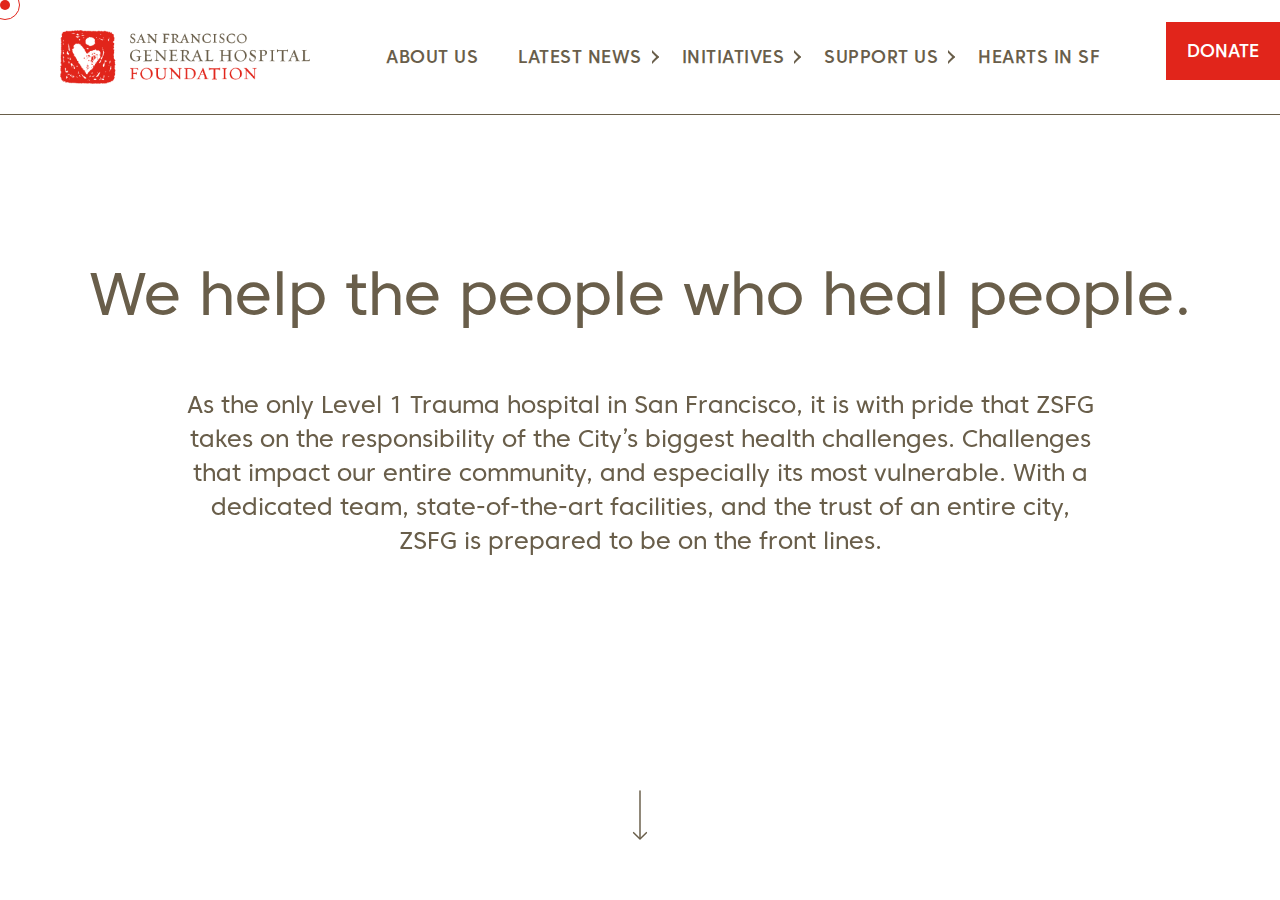
<file: donate.html>
<!DOCTYPE html>
<html lang="en">
  <head>
    <meta charset="UTF-8" />
    <meta name="viewport" content="width=device-width, initial-scale=1.0" />
    <!-- displays site properly based on user's device -->

    <link
      rel="icon"
      type="image/png"
      sizes="32x32"
      href="./assets/images/favicon.png"
    />
    <title>Donate</title>
    <!-- Begin Style  sheets -->
    <link rel="stylesheet" href="assets/css/slick.css" />
    <link rel="stylesheet" href="assets/css/style.css" />
    <!-- End Stylesheets -->
  </head>
  <body class="page-template-donate">
    <div class="loader"></div>

    <!-- Begin Cursor -->
    <div class="cursor"></div>
    <div class="cursor-follower"></div>
    <!-- End Cursor -->
    <div data-barba="wrapper">
      <!-- Begin Header -->
      <header class="header">
        <nav class="container-fluid">
          <a href="/" class="logo-link">
            <img class="desktop" src="assets/images/dynamic/logo.png" alt="" />
            <img
              class="mobile"
              src="assets/images/dynamic/logo_mobile.png"
              alt=""
            />
          </a>
          <button class="hamburger-btn">
            <span></span>
            <span></span>
            <span></span>
          </button>
          <div class="nav-menu">
            <div class="nav-menu__inner">
              <button class="hamburger-close-btn">
                <svg
                  width="20"
                  height="21"
                  viewBox="0 0 20 21"
                  fill="none"
                  xmlns="http://www.w3.org/2000/svg"
                >
                  <path d="M1 1.38477L19.3848 19.7695" stroke="#695E4A" />
                  <path d="M1 19.3848L19.3848 0.99999" stroke="#695E4A" />
                </svg>
              </button>
              <ul class="menu-items">
                <li class="menu-item">
                  <a href="about.html">About Us</a>
                </li>
                <li class="menu-item has-children">
                  <a>Latest News</a>
                </li>
                <li class="menu-item has-children">
                  <a>Initiatives</a>
                </li>
                <li class="menu-item has-children">
                  <a>Support Us</a>
                  <ul class="menu-items">
                    <li class="menu-item">
                      <a href="#">CAPITAL CAMPAIGN</a>
                    </li>
                    <li class="menu-item">
                      <a href="#">HEARTS IN SAN FRANCISCO</a>
                    </li>
                    <li class="menu-item">
                      <a href="#">ZSFG COVID-19 FUND</a>
                    </li>
                  </ul>
                </li>
                <li class="menu-item">
                  <a href="hearts.html">Hearts in sf</a>
                </li>
              </ul>
            </div>
          </div>
          <a href="donate.html" class="btn btn-primary donate-link">Donate</a>
        </nav>
      </header>
      <!-- End Header -->
      <div data-barba="container" data-barba-namespace="home">
        <scroll>
          <!-- Begin Content -->
          <main>
            <section id="page-info">
              <div class="container-fluid">
                <h2>We help the people who heal people.</h2>
                <p>
                  As the only Level 1 Trauma hospital in San Francisco, it is
                  with pride that ZSFG takes on the responsibility of the City’s
                  biggest health challenges. Challenges that impact our entire
                  community, and especially its most vulnerable. With a
                  dedicated team, state-of-the-art facilities, and the trust of
                  an entire city, ZSFG is prepared to be on the front lines.
                </p>
                <a href="#donor" class="btn-scroll-link">
                  <svg
                    width="15"
                    height="51"
                    viewBox="0 0 15 51"
                    fill="none"
                    xmlns="http://www.w3.org/2000/svg"
                  >
                    <path
                      d="M7.5 1L7.5 49"
                      stroke="#695E4A"
                      stroke-width="1.5"
                      stroke-linecap="round"
                      stroke-linejoin="round"
                    />
                    <path
                      d="M1 43.5L7.5 50L14 43.5"
                      stroke="#695E4A"
                      stroke-width="1.5"
                      stroke-linecap="round"
                      stroke-linejoin="round"
                    />
                  </svg>
                </a>
              </div>
            </section>
            <section id="donor"></section>
            <section class="title-cta-module">
              <div class="container">
                <hr />
                <h5>
                  Want to talk about how you can best support public health in
                  our city? Give us a call.
                </h5>
                <a href="#" class="btn btn-primary bt-cta">Contact Us</a>
              </div>
            </section>
          </main>
          <!-- End Content -->

          <!-- Begin Footer -->
          <footer class="footer">
            <div class="container-fluid">
              <div class="footer-left">
                <a href="/" class="logo-link">
                  <img
                    class="desktop"
                    src="assets/images/dynamic/logo.png"
                    alt=""
                  />
                  <img
                    src="assets/images/dynamic/logo_mobile.png"
                    alt=""
                    class="mobile"
                  />
                </a>
              </div>
              <div class="footer-right">
                <h5>Join us to ensure equitable healthcare for all.</h5>
                <a href="#" class="btn btn-primary">Support Us</a>
              </div>
            </div>
            <div class="container-fluid">
              <div class="footer-left">
                <ul class="menu-items">
                  <li class="menu-item">
                    <a href="about.html">About Us</a>
                  </li>
                  <li class="menu-item"><a href="news.html">Latest News</a></li>
                  <li class="menu-item">
                    <a href="initiatives.html">Initiatives</a>
                  </li>
                  <li class="menu-item">
                    <a href="support.html">Support Us</a>
                  </li>
                  <li class="menu-item">
                    <a href="hearts.html">Hearts in SF</a>
                  </li>
                  <li class="menu-item"><a href="contact.html">Contact</a></li>
                </ul>
              </div>
              <div class="footer-right">
                <div class="footer-right__content">
                  <div class="label">
                    <p>Stay connected</p>
                  </div>
                  <div class="content">
                    <div class="subscribe-form">
                      <p class="title">
                        Subscribe for occasional updates about how you can
                        support public health in San Francisco.
                      </p>
                      <div class="form-fields">
                        <div class="form-field">
                          <input
                            type="text"
                            class="form-input"
                            id="name"
                            placeholder="Name"
                          />
                        </div>
                        <div class="form-field">
                          <input
                            type="email"
                            class="form-input"
                            id="email"
                            placeholder="Email"
                          />
                        </div>
                      </div>
                      <input
                        type="submit"
                        class="btn btn-secondary"
                        value="subscribe"
                      />
                    </div>
                  </div>
                </div>
                <div class="footer-right__content">
                  <div class="label">
                    <p>Follow Us</p>
                  </div>
                  <div class="content">
                    <ul class="social-items">
                      <li class="social-item">
                        <a href="#" class="social-link">
                          <img
                            src="assets/images/dynamic/Facebook.svg"
                            alt=""
                          />
                        </a>
                      </li>
                      <li class="social-item">
                        <a href="#" class="social-link">
                          <img
                            src="assets/images/dynamic/Instagram.svg"
                            alt=""
                          />
                        </a>
                      </li>
                      <li class="social-item">
                        <a href="#" class="social-link">
                          <img src="assets/images/dynamic/Twitter.svg" alt="" />
                        </a>
                      </li>
                      <li class="social-item">
                        <a href="#" class="social-link">
                          <img
                            src="assets/images/dynamic/Linkedin.svg"
                            alt=""
                          />
                        </a>
                      </li>
                      <li class="social-item">
                        <a href="#" class="social-link">
                          <img src="assets/images/dynamic/Youtube.svg" alt="" />
                        </a>
                      </li>
                    </ul>
                  </div>
                </div>
              </div>
            </div>
            <div class="container-fluid footer-bar">
              <div class="footer-left">
                <div class="partners">
                  <a href="#" class="partner-link">
                    <img src="assets/images/dynamic/partner1.png" alt="" />
                  </a>
                  <a href="#" class="partner-link">
                    <img src="assets/images/dynamic/partner2.png" alt="" />
                  </a>
                </div>
              </div>
              <div class="footer-right">
                <div class="copyright">
                  <p>
                    &copy; Copyright 2021 San Francisco General Hospital
                    Foundation - All Rights Reserved
                    <span class="seperator">|</span>
                    <a href="#">Privacy Policy</a>
                  </p>
                </div>
              </div>
            </div>
          </footer>
          <!-- End Footer -->
        </scroll>
      </div>
    </div>
    <!-- Begin Scripts -->
    <script src="assets/js/jquery-3.5.1.min.js"></script>
    <script src="assets/js/barba.umd.js"></script>
    <script src="assets/js/gsap.min.js"></script>
    <script src="assets/js/smooth-scrollbar.min.js"></script>
    <script src="assets/js/ScrollTrigger.min.js"></script>
    <script src="assets/js/ScrollToPlugin.min.js"></script>
    <script src="assets/js/slick.js"></script>
    <script src="assets/js/script.js"></script>
    <!-- End Scripts -->
  </body>
</html>
</file>
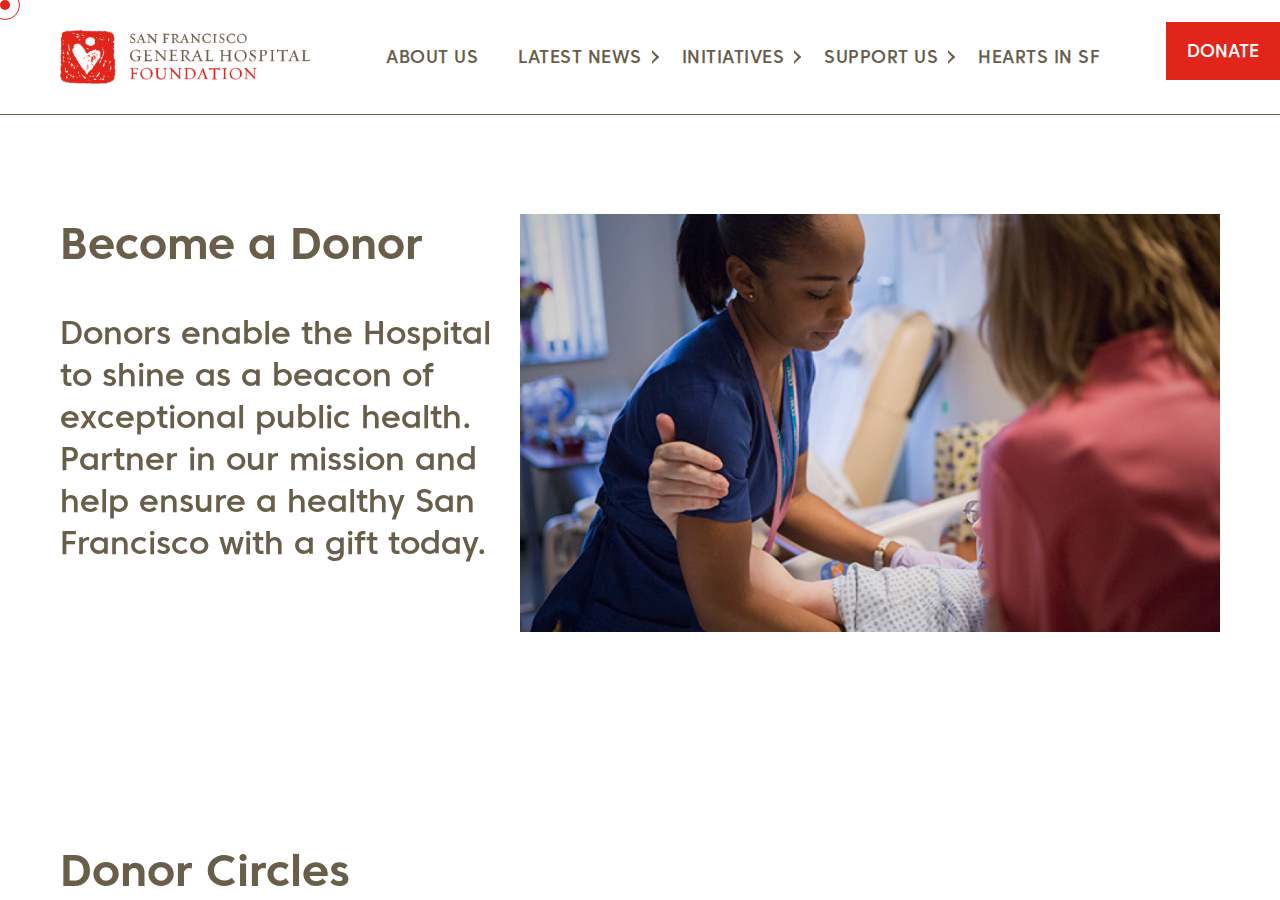
<file: donor.html>
<!DOCTYPE html>
<html lang="en">
  <head>
    <meta charset="UTF-8" />
    <meta name="viewport" content="width=device-width, initial-scale=1.0" />
    <!-- displays site properly based on user's device -->

    <link
      rel="icon"
      type="image/png"
      sizes="32x32"
      href="./assets/images/favicon.png"
    />
    <title>Donor</title>
    <!-- Begin Style  sheets -->
    <link rel="stylesheet" href="assets/css/slick.css" />
    <link rel="stylesheet" href="assets/css/style.css" />
    <!-- End Stylesheets -->
  </head>
  <body class="page-template-donor">
    <div class="loader"></div>

    <!-- Begin Cursor -->
    <div class="cursor"></div>
    <div class="cursor-follower"></div>
    <!-- End Cursor -->
    <div data-barba="wrapper">
      <!-- Begin Header -->
      <header class="header">
        <nav class="container-fluid">
          <a href="/" class="logo-link">
            <img class="desktop" src="assets/images/dynamic/logo.png" alt="" />
            <img
              class="mobile"
              src="assets/images/dynamic/logo_mobile.png"
              alt=""
            />
          </a>
          <button class="hamburger-btn">
            <span></span>
            <span></span>
            <span></span>
          </button>
          <div class="nav-menu">
            <div class="nav-menu__inner">
              <button class="hamburger-close-btn">
                <svg
                  width="20"
                  height="21"
                  viewBox="0 0 20 21"
                  fill="none"
                  xmlns="http://www.w3.org/2000/svg"
                >
                  <path d="M1 1.38477L19.3848 19.7695" stroke="#695E4A" />
                  <path d="M1 19.3848L19.3848 0.99999" stroke="#695E4A" />
                </svg>
              </button>
              <ul class="menu-items">
                <li class="menu-item">
                  <a href="about.html">About Us</a>
                </li>
                <li class="menu-item has-children">
                  <a>Latest News</a>
                </li>
                <li class="menu-item has-children">
                  <a>Initiatives</a>
                </li>
                <li class="menu-item has-children">
                  <a>Support Us</a>
                  <ul class="menu-items">
                    <li class="menu-item">
                      <a href="#">CAPITAL CAMPAIGN</a>
                    </li>
                    <li class="menu-item">
                      <a href="#">HEARTS IN SAN FRANCISCO</a>
                    </li>
                    <li class="menu-item">
                      <a href="#">ZSFG COVID-19 FUND</a>
                    </li>
                  </ul>
                </li>
                <li class="menu-item">
                  <a href="hearts.html">Hearts in sf</a>
                </li>
              </ul>
            </div>
          </div>
          <a href="donate.html" class="btn btn-primary donate-link">Donate</a>
        </nav>
      </header>
      <!-- End Header -->
      <div data-barba="container" data-barba-namespace="home">
        <scroll>
          <!-- Begin Content -->
          <main>
            <section class="page-info">
              <div class="container-fluid">
                <div class="page-info__left">
                  <h3>Become a Donor</h3>
                  <p>
                    Donors enable the Hospital to shine as a beacon of
                    exceptional public health. Partner in our mission and help
                    ensure a healthy San Francisco with a gift today.
                  </p>
                </div>
                <div class="page-info__right">
                  <div class="image-module">
                    <div class="image-module__inner">
                      <img src="assets/images/dynamic/support1.jpg" alt="" />
                    </div>
                  </div>
                </div>
              </div>
            </section>
            <section>
              <div class="container-fluid">
                <div class="accordion-module">
                  <h3>Donor Circles</h3>
                  <div class="accordion-item">
                    <div class="accordion-item__title">
                      <h5>Supporter Circle</h5>
                      <span class="icon">
                        <svg
                          width="14"
                          height="26"
                          viewBox="0 0 14 26"
                          fill="none"
                          xmlns="http://www.w3.org/2000/svg"
                        >
                          <path
                            d="M1 25L13 13L0.999999 1"
                            stroke="#695E4A"
                            stroke-linejoin="round"
                          />
                        </svg>
                      </span>
                    </div>
                    <div class="accordion-item__content">
                      <p>
                        Your support helps to save lives and protect our
                        community.
                      </p>
                    </div>
                  </div>
                  <div class="accordion-item">
                    <div class="accordion-item__title">
                      <h5>Partner Circle</h5>
                      <span class="icon">
                        <svg
                          width="14"
                          height="26"
                          viewBox="0 0 14 26"
                          fill="none"
                          xmlns="http://www.w3.org/2000/svg"
                        >
                          <path
                            d="M1 25L13 13L0.999999 1"
                            stroke="#695E4A"
                            stroke-linejoin="round"
                          />
                        </svg>
                      </span>
                    </div>
                    <div class="accordion-item__content">
                      <p>
                        Join a community supporting San Francisco’s public
                        hospital—and the teams committed to its life-saving
                        work.
                      </p>
                    </div>
                  </div>
                  <div class="accordion-item">
                    <div class="accordion-item__title">
                      <h5>Benefactor Circle</h5>
                      <span class="icon">
                        <svg
                          width="14"
                          height="26"
                          viewBox="0 0 14 26"
                          fill="none"
                          xmlns="http://www.w3.org/2000/svg"
                        >
                          <path
                            d="M1 25L13 13L0.999999 1"
                            stroke="#695E4A"
                            stroke-linejoin="round"
                          />
                        </svg>
                      </span>
                    </div>
                    <div class="accordion-item__content">
                      <p>
                        Hear directly from Hospital leadership and other key
                        figures in the healthcare sector while making a tangible
                        difference to the state of public health in San
                        Francisco.
                      </p>
                    </div>
                  </div>
                </div>
              </div>
            </section>
            <section>
              <div class="title-cta-module">
                <div class="container">
                  <hr />
                  <h5>Contact?</h5>
                  <a href="#" class="btn btn-primary bt-cta">Contact Us</a>
                </div>
              </div>
            </section>
          </main>
          <!-- End Content -->

          <!-- Begin Footer -->
          <footer class="footer">
            <div class="container-fluid">
              <div class="footer-left">
                <a href="/" class="logo-link">
                  <img
                    class="desktop"
                    src="assets/images/dynamic/logo.png"
                    alt=""
                  />
                  <img
                    src="assets/images/dynamic/logo_mobile.png"
                    alt=""
                    class="mobile"
                  />
                </a>
              </div>
              <div class="footer-right">
                <h5>Join us to ensure equitable healthcare for all.</h5>
                <a href="#" class="btn btn-primary">Support Us</a>
              </div>
            </div>
            <div class="container-fluid">
              <div class="footer-left">
                <ul class="menu-items">
                  <li class="menu-item">
                    <a href="about.html">About Us</a>
                  </li>
                  <li class="menu-item"><a href="news.html">Latest News</a></li>
                  <li class="menu-item">
                    <a href="initiatives.html">Initiatives</a>
                  </li>
                  <li class="menu-item">
                    <a href="support.html">Support Us</a>
                  </li>
                  <li class="menu-item">
                    <a href="hearts.html">Hearts in SF</a>
                  </li>
                  <li class="menu-item"><a href="contact.html">Contact</a></li>
                </ul>
              </div>
              <div class="footer-right">
                <div class="footer-right__content">
                  <div class="label">
                    <p>Stay connected</p>
                  </div>
                  <div class="content">
                    <div class="subscribe-form">
                      <p class="title">
                        Subscribe for occasional updates about how you can
                        support public health in San Francisco.
                      </p>
                      <div class="form-fields">
                        <div class="form-field">
                          <input
                            type="text"
                            class="form-input"
                            id="name"
                            placeholder="Name"
                          />
                        </div>
                        <div class="form-field">
                          <input
                            type="email"
                            class="form-input"
                            id="email"
                            placeholder="Email"
                          />
                        </div>
                      </div>
                      <input
                        type="submit"
                        class="btn btn-secondary"
                        value="subscribe"
                      />
                    </div>
                  </div>
                </div>
                <div class="footer-right__content">
                  <div class="label">
                    <p>Follow Us</p>
                  </div>
                  <div class="content">
                    <ul class="social-items">
                      <li class="social-item">
                        <a href="#" class="social-link">
                          <img
                            src="assets/images/dynamic/Facebook.svg"
                            alt=""
                          />
                        </a>
                      </li>
                      <li class="social-item">
                        <a href="#" class="social-link">
                          <img
                            src="assets/images/dynamic/Instagram.svg"
                            alt=""
                          />
                        </a>
                      </li>
                      <li class="social-item">
                        <a href="#" class="social-link">
                          <img src="assets/images/dynamic/Twitter.svg" alt="" />
                        </a>
                      </li>
                      <li class="social-item">
                        <a href="#" class="social-link">
                          <img
                            src="assets/images/dynamic/Linkedin.svg"
                            alt=""
                          />
                        </a>
                      </li>
                      <li class="social-item">
                        <a href="#" class="social-link">
                          <img src="assets/images/dynamic/Youtube.svg" alt="" />
                        </a>
                      </li>
                    </ul>
                  </div>
                </div>
              </div>
            </div>
            <div class="container-fluid footer-bar">
              <div class="footer-left">
                <div class="partners">
                  <a href="#" class="partner-link">
                    <img src="assets/images/dynamic/partner1.png" alt="" />
                  </a>
                  <a href="#" class="partner-link">
                    <img src="assets/images/dynamic/partner2.png" alt="" />
                  </a>
                </div>
              </div>
              <div class="footer-right">
                <div class="copyright">
                  <p>
                    &copy; Copyright 2021 San Francisco General Hospital
                    Foundation - All Rights Reserved
                    <span class="seperator">|</span>
                    <a href="#">Privacy Policy</a>
                  </p>
                </div>
              </div>
            </div>
          </footer>
          <!-- End Footer -->
        </scroll>
      </div>
    </div>
    <!-- Begin Scripts -->
    <script src="assets/js/jquery-3.5.1.min.js"></script>
    <script src="assets/js/barba.umd.js"></script>
    <script src="assets/js/gsap.min.js"></script>
    <script src="assets/js/smooth-scrollbar.min.js"></script>
    <script src="assets/js/ScrollTrigger.min.js"></script>
    <script src="assets/js/ScrollToPlugin.min.js"></script>
    <script src="assets/js/slick.js"></script>
    <script src="assets/js/script.js"></script>
    <!-- End Scripts -->
  </body>
</html>
</file>
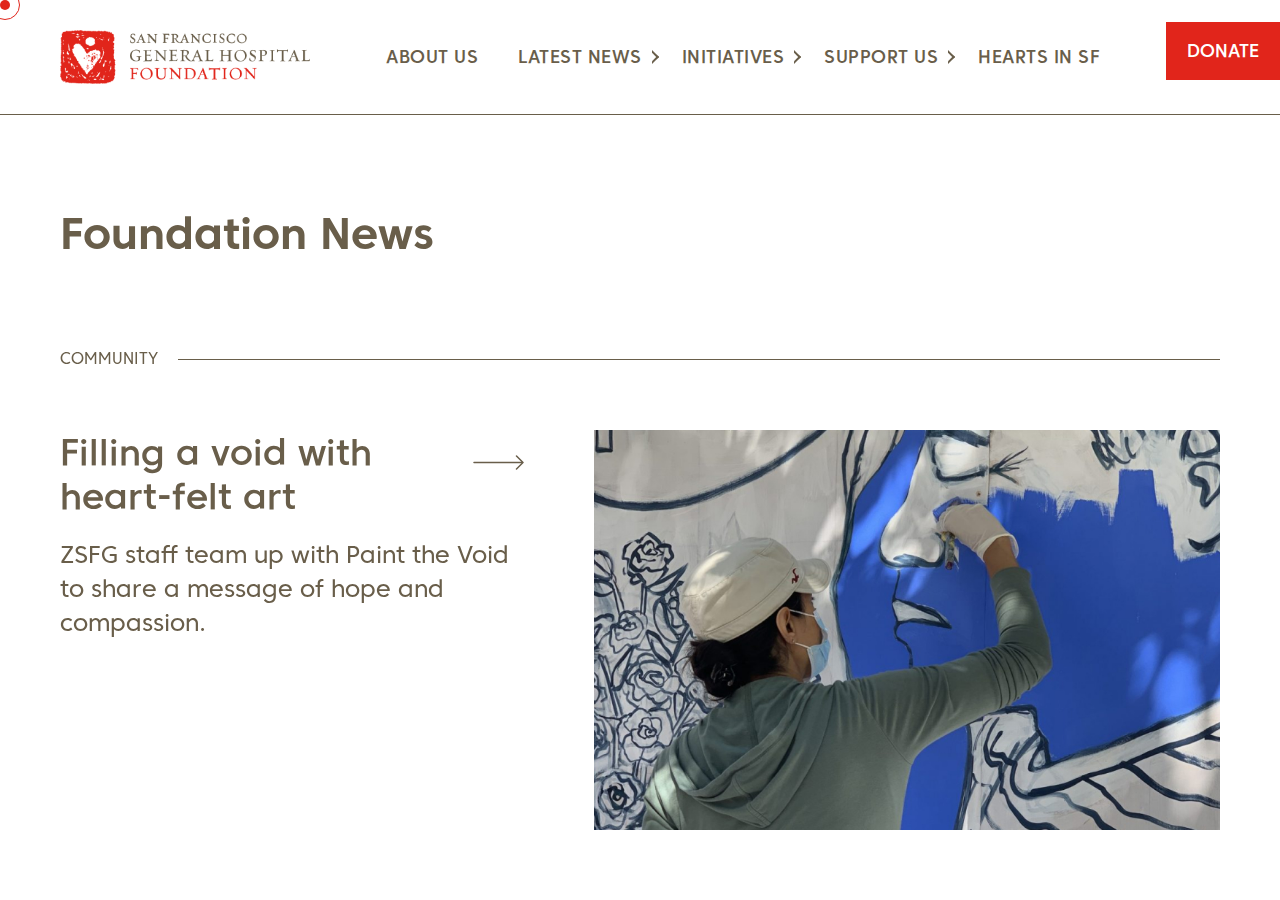
<file: news.html>
<!DOCTYPE html>
<html lang="en">
  <head>
    <meta charset="UTF-8" />
    <meta name="viewport" content="width=device-width, initial-scale=1.0" />
    <!-- displays site properly based on user's device -->

    <link
      rel="icon"
      type="image/png"
      sizes="32x32"
      href="./assets/images/favicon.png"
    />
    <title>News</title>
    <!-- Begin Style  sheets -->
    <link rel="stylesheet" href="assets/css/slick.css" />
    <link rel="stylesheet" href="assets/css/jquery.fancybox.min.css" />
    <link rel="stylesheet" href="assets/css/style.css" />
    <!-- End Stylesheets -->
  </head>
  <body class="page-template-news">
    <div class="loader"></div>

    <!-- Begin Cursor -->
    <div class="cursor"></div>
    <div class="cursor-follower"></div>
    <!-- End Cursor -->
    <div data-barba="wrapper">
      <!-- Begin Header -->
      <header class="header">
        <nav class="container-fluid">
          <a href="/" class="logo-link">
            <img class="desktop" src="assets/images/dynamic/logo.png" alt="" />
            <img
              class="mobile"
              src="assets/images/dynamic/logo_mobile.png"
              alt=""
            />
          </a>
          <button class="hamburger-btn">
            <span></span>
            <span></span>
            <span></span>
          </button>
          <div class="nav-menu">
            <div class="nav-menu__inner">
              <button class="hamburger-close-btn">
                <svg
                  width="20"
                  height="21"
                  viewBox="0 0 20 21"
                  fill="none"
                  xmlns="http://www.w3.org/2000/svg"
                >
                  <path d="M1 1.38477L19.3848 19.7695" stroke="#695E4A" />
                  <path d="M1 19.3848L19.3848 0.99999" stroke="#695E4A" />
                </svg>
              </button>
              <ul class="menu-items">
                <li class="menu-item">
                  <a href="about.html">About Us</a>
                </li>
                <li class="menu-item has-children">
                  <a>Latest News</a>
                </li>
                <li class="menu-item has-children">
                  <a>Initiatives</a>
                </li>
                <li class="menu-item has-children">
                  <a>Support Us</a>
                  <ul class="menu-items">
                    <li class="menu-item">
                      <a href="#">CAPITAL CAMPAIGN</a>
                    </li>
                    <li class="menu-item">
                      <a href="#">HEARTS IN SAN FRANCISCO</a>
                    </li>
                    <li class="menu-item">
                      <a href="#">ZSFG COVID-19 FUND</a>
                    </li>
                  </ul>
                </li>
                <li class="menu-item">
                  <a href="hearts.html">Hearts in sf</a>
                </li>
              </ul>
            </div>
          </div>
          <a href="donate.html" class="btn btn-primary donate-link">Donate</a>
        </nav>
      </header>
      <!-- End Header -->
      <div data-barba="container" data-barba-namespace="home">
        <scroll>
          <!-- Begin Content -->
          <main>
            <section id="featured-news">
              <div class="container-fluid">
                <h3>Foundation News</h3>
                <div class="news-wrapper">
                  <div class="news-module">
                    <p class="news-category">
                      <span class="text">Community</span>
                      <span class="line"></span>
                    </p>
                    <div class="news-content">
                      <div class="news-content__left">
                        <a href="#" class="news-title">
                          <h5>Filling a void with heart-felt art</h5>
                          <svg
                            width="51"
                            height="15"
                            viewBox="0 0 51 15"
                            fill="none"
                            xmlns="http://www.w3.org/2000/svg"
                          >
                            <path
                              d="M1 7.5L49 7.5"
                              stroke="#695E4A"
                              stroke-width="1.5"
                              stroke-linecap="round"
                              stroke-linejoin="round"
                            />
                            <path
                              d="M43.5 14L50 7.5L43.5 1"
                              stroke="#695E4A"
                              stroke-width="1.5"
                              stroke-linecap="round"
                              stroke-linejoin="round"
                            />
                          </svg>
                        </a>
                        <p class="news-excerpt">
                          ZSFG staff team up with Paint the Void to share a
                          message of hope and compassion.
                        </p>
                      </div>
                      <div class="news-content__right">
                        <div
                          class="news-image"
                          style="
                            background-image: url('assets/images/dynamic/news1.jpg');
                          "
                        ></div>
                      </div>
                    </div>
                  </div>
                </div>
              </div>
            </section>
            <section id="news">
              <div class="container-fluid">
                <div class="news-controls">
                  <form action="" id="search-form">
                    <div class="form-control">
                      <input
                        type="text"
                        class="news-search"
                        id="news-search"
                        placeholder="Enter to search"
                      />
                      <span class="icon-search">
                        <svg
                          width="30"
                          height="30"
                          viewBox="0 0 30 30"
                          fill="none"
                          xmlns="http://www.w3.org/2000/svg"
                        >
                          <circle
                            cx="12.5"
                            cy="12.5"
                            r="11.75"
                            stroke="#695E4A"
                            stroke-width="1.5"
                          />
                          <path
                            d="M20.3086 20.3105L28.9982 29.0002"
                            stroke="#695E4A"
                            stroke-width="1.5"
                          />
                        </svg>
                      </span>
                    </div>
                  </form>
                  <div class="categories-filter">
                    <a
                      href="#"
                      class="btn-category-filter"
                      data-category="community"
                      >Community</a
                    >
                    <a
                      href="#"
                      class="btn-category-filter"
                      data-category="healthcare_equity"
                      >Healthcare Equity</a
                    >
                    <a
                      href="#"
                      class="btn-category-filter"
                      data-category="innovation"
                      >Innovation</a
                    >
                  </div>
                </div>
                <div class="searched-news">
                  <div class="single-news">
                    <div class="single-news__img">
                      <img src="assets/images/dynamic/news3.jpg" alt="" />
                    </div>
                    <p class="single-news__category">Healthcare Equity</p>
                    <h5 class="single-news__title">
                      Taking the Equity Discussion Online
                    </h5>
                    <a href="#" class="btn-link single-news__link">
                      Read More
                      <svg
                        width="51"
                        height="15"
                        viewBox="0 0 51 15"
                        fill="none"
                        xmlns="http://www.w3.org/2000/svg"
                      >
                        <path
                          d="M1 7.5L49 7.5"
                          stroke="#695E4A"
                          stroke-width="1.5"
                          stroke-linecap="round"
                          stroke-linejoin="round"
                        />
                        <path
                          d="M43.5 14L50 7.5L43.5 1"
                          stroke="#695E4A"
                          stroke-width="1.5"
                          stroke-linecap="round"
                          stroke-linejoin="round"
                        />
                      </svg>
                    </a>
                  </div>
                  <div class="single-news">
                    <div class="single-news__img">
                      <img src="assets/images/dynamic/news2.jpg" alt="" />
                    </div>
                    <p class="single-news__category">Innovation</p>
                    <h5 class="single-news__title">
                      Virtual Connection During COVID-19
                    </h5>
                    <a href="#" class="btn-link single-news__link">
                      Read More
                      <svg
                        width="51"
                        height="15"
                        viewBox="0 0 51 15"
                        fill="none"
                        xmlns="http://www.w3.org/2000/svg"
                      >
                        <path
                          d="M1 7.5L49 7.5"
                          stroke="#695E4A"
                          stroke-width="1.5"
                          stroke-linecap="round"
                          stroke-linejoin="round"
                        />
                        <path
                          d="M43.5 14L50 7.5L43.5 1"
                          stroke="#695E4A"
                          stroke-width="1.5"
                          stroke-linecap="round"
                          stroke-linejoin="round"
                        />
                      </svg>
                    </a>
                  </div>
                  <div class="single-news">
                    <div class="single-news__img">
                      <img src="assets/images/dynamic/news4.jpg" alt="" />
                    </div>
                    <p class="single-news__category">INNOVATION</p>
                    <h5 class="single-news__title">
                      Making a Trip to the ER Less Scary
                    </h5>
                    <a href="#" class="btn-link single-news__link">
                      Read More
                      <svg
                        width="51"
                        height="15"
                        viewBox="0 0 51 15"
                        fill="none"
                        xmlns="http://www.w3.org/2000/svg"
                      >
                        <path
                          d="M1 7.5L49 7.5"
                          stroke="#695E4A"
                          stroke-width="1.5"
                          stroke-linecap="round"
                          stroke-linejoin="round"
                        />
                        <path
                          d="M43.5 14L50 7.5L43.5 1"
                          stroke="#695E4A"
                          stroke-width="1.5"
                          stroke-linecap="round"
                          stroke-linejoin="round"
                        />
                      </svg>
                    </a>
                  </div>
                  <div class="single-news">
                    <div class="single-news__img">
                      <img src="assets/images/dynamic/news5.jpg" alt="" />
                    </div>
                    <p class="single-news__category">COMMUNITY</p>
                    <h5 class="single-news__title">
                      Food Trucks for the Front Line
                    </h5>
                    <a href="#" class="btn-link single-news__link">
                      Read More
                      <svg
                        width="51"
                        height="15"
                        viewBox="0 0 51 15"
                        fill="none"
                        xmlns="http://www.w3.org/2000/svg"
                      >
                        <path
                          d="M1 7.5L49 7.5"
                          stroke="#695E4A"
                          stroke-width="1.5"
                          stroke-linecap="round"
                          stroke-linejoin="round"
                        />
                        <path
                          d="M43.5 14L50 7.5L43.5 1"
                          stroke="#695E4A"
                          stroke-width="1.5"
                          stroke-linecap="round"
                          stroke-linejoin="round"
                        />
                      </svg>
                    </a>
                  </div>
                  <div class="single-news">
                    <div class="single-news__img">
                      <img src="assets/images/dynamic/news6.jpg" alt="" />
                    </div>
                    <p class="single-news__category">Healthcare Equity</p>
                    <h5 class="single-news__title">
                      COVID + Food Insecurity: Patient Pantries at ZSFG
                    </h5>
                    <a href="#" class="btn-link single-news__link">
                      Read More
                      <svg
                        width="51"
                        height="15"
                        viewBox="0 0 51 15"
                        fill="none"
                        xmlns="http://www.w3.org/2000/svg"
                      >
                        <path
                          d="M1 7.5L49 7.5"
                          stroke="#695E4A"
                          stroke-width="1.5"
                          stroke-linecap="round"
                          stroke-linejoin="round"
                        />
                        <path
                          d="M43.5 14L50 7.5L43.5 1"
                          stroke="#695E4A"
                          stroke-width="1.5"
                          stroke-linecap="round"
                          stroke-linejoin="round"
                        />
                      </svg>
                    </a>
                  </div>
                  <div class="single-news">
                    <div class="single-news__img">
                      <img src="assets/images/dynamic/news3.jpg" alt="" />
                    </div>
                    <p class="single-news__category">INNOVATION</p>
                    <h5 class="single-news__title">In Times of Crisis</h5>
                    <a href="#" class="btn-link single-news__link">
                      Read More
                      <svg
                        width="51"
                        height="15"
                        viewBox="0 0 51 15"
                        fill="none"
                        xmlns="http://www.w3.org/2000/svg"
                      >
                        <path
                          d="M1 7.5L49 7.5"
                          stroke="#695E4A"
                          stroke-width="1.5"
                          stroke-linecap="round"
                          stroke-linejoin="round"
                        />
                        <path
                          d="M43.5 14L50 7.5L43.5 1"
                          stroke="#695E4A"
                          stroke-width="1.5"
                          stroke-linecap="round"
                          stroke-linejoin="round"
                        />
                      </svg>
                    </a>
                  </div>
                </div>
                <div class="pagination">
                  <button class="btn-pagination prev">
                    <svg
                      width="51"
                      height="15"
                      viewBox="0 0 51 15"
                      fill="none"
                      xmlns="http://www.w3.org/2000/svg"
                    >
                      <path
                        d="M50 7.5L2 7.5"
                        stroke="#695E4A"
                        stroke-width="1.5"
                        stroke-linecap="round"
                        stroke-linejoin="round"
                      />
                      <path
                        d="M7.5 1L1 7.5L7.5 14"
                        stroke="#695E4A"
                        stroke-width="1.5"
                        stroke-linecap="round"
                        stroke-linejoin="round"
                      />
                    </svg>
                    <span class="text">Previous</span>
                  </button>
                  <div class="page-navigator">
                    <span class="current-page">1</span>&nbsp;/&nbsp;
                    <span class="total-page">10</span>
                  </div>
                  <button class="btn-pagination next">
                    <span class="text">Next</span>
                    <svg
                      width="51"
                      height="15"
                      viewBox="0 0 51 15"
                      fill="none"
                      xmlns="http://www.w3.org/2000/svg"
                    >
                      <path
                        d="M1 7.5L49 7.5"
                        stroke="#695E4A"
                        stroke-width="1.5"
                        stroke-linecap="round"
                        stroke-linejoin="round"
                      />
                      <path
                        d="M43.5 14L50 7.5L43.5 1"
                        stroke="#695E4A"
                        stroke-width="1.5"
                        stroke-linecap="round"
                        stroke-linejoin="round"
                      />
                    </svg>
                  </button>
                </div>
              </div>
            </section>
          </main>
          <!-- End Content -->

          <!-- Begin Footer -->
          <footer class="footer">
            <div class="container-fluid">
              <div class="footer-left">
                <a href="/" class="logo-link">
                  <img
                    class="desktop"
                    src="assets/images/dynamic/logo.png"
                    alt=""
                  />
                  <img
                    src="assets/images/dynamic/logo_mobile.png"
                    alt=""
                    class="mobile"
                  />
                </a>
              </div>
              <div class="footer-right">
                <h5>Join us to ensure equitable healthcare for all.</h5>
                <a href="#" class="btn btn-primary">Support Us</a>
              </div>
            </div>
            <div class="container-fluid">
              <div class="footer-left">
                <ul class="menu-items">
                  <li class="menu-item">
                    <a href="about.html">About Us</a>
                  </li>
                  <li class="menu-item"><a href="news.html">Latest News</a></li>
                  <li class="menu-item">
                    <a href="initiatives.html">Initiatives</a>
                  </li>
                  <li class="menu-item">
                    <a href="support.html">Support Us</a>
                  </li>
                  <li class="menu-item">
                    <a href="hearts.html">Hearts in SF</a>
                  </li>
                  <li class="menu-item"><a href="contact.html">Contact</a></li>
                </ul>
              </div>
              <div class="footer-right">
                <div class="footer-right__content">
                  <div class="label">
                    <p>Stay connected</p>
                  </div>
                  <div class="content">
                    <div class="subscribe-form">
                      <p class="title">
                        Subscribe for occasional updates about how you can
                        support public health in San Francisco.
                      </p>
                      <div class="form-fields">
                        <div class="form-field">
                          <input
                            type="text"
                            class="form-input"
                            id="name"
                            placeholder="Name"
                          />
                        </div>
                        <div class="form-field">
                          <input
                            type="email"
                            class="form-input"
                            id="email"
                            placeholder="Email"
                          />
                        </div>
                      </div>
                      <input
                        type="submit"
                        class="btn btn-secondary"
                        value="subscribe"
                      />
                    </div>
                  </div>
                </div>
                <div class="footer-right__content">
                  <div class="label">
                    <p>Follow Us</p>
                  </div>
                  <div class="content">
                    <ul class="social-items">
                      <li class="social-item">
                        <a href="#" class="social-link">
                          <img
                            src="assets/images/dynamic/Facebook.svg"
                            alt=""
                          />
                        </a>
                      </li>
                      <li class="social-item">
                        <a href="#" class="social-link">
                          <img
                            src="assets/images/dynamic/Instagram.svg"
                            alt=""
                          />
                        </a>
                      </li>
                      <li class="social-item">
                        <a href="#" class="social-link">
                          <img src="assets/images/dynamic/Twitter.svg" alt="" />
                        </a>
                      </li>
                      <li class="social-item">
                        <a href="#" class="social-link">
                          <img
                            src="assets/images/dynamic/Linkedin.svg"
                            alt=""
                          />
                        </a>
                      </li>
                      <li class="social-item">
                        <a href="#" class="social-link">
                          <img src="assets/images/dynamic/Youtube.svg" alt="" />
                        </a>
                      </li>
                    </ul>
                  </div>
                </div>
              </div>
            </div>
            <div class="container-fluid footer-bar">
              <div class="footer-left">
                <div class="partners">
                  <a href="#" class="partner-link">
                    <img src="assets/images/dynamic/partner1.png" alt="" />
                  </a>
                  <a href="#" class="partner-link">
                    <img src="assets/images/dynamic/partner2.png" alt="" />
                  </a>
                </div>
              </div>
              <div class="footer-right">
                <div class="copyright">
                  <p>
                    &copy; Copyright 2021 San Francisco General Hospital
                    Foundation - All Rights Reserved
                    <span class="seperator">|</span>
                    <a href="#">Privacy Policy</a>
                  </p>
                </div>
              </div>
            </div>
          </footer>
          <!-- End Footer -->
        </scroll>
      </div>
    </div>
    <!-- Begin Scripts -->
    <script src="assets/js/jquery-3.5.1.min.js"></script>
    <script src="assets/js/barba.umd.js"></script>
    <script src="assets/js/gsap.min.js"></script>
    <script src="assets/js/smooth-scrollbar.min.js"></script>
    <script src="assets/js/ScrollTrigger.min.js"></script>
    <script src="assets/js/ScrollToPlugin.min.js"></script>
    <script src="assets/js/slick.js"></script>
    <script src="assets/js/jquery.fancybox.min.js"></script>
    <script src="assets/js/script.js"></script>
    <!-- End Scripts -->
  </body>
</html>
</file>
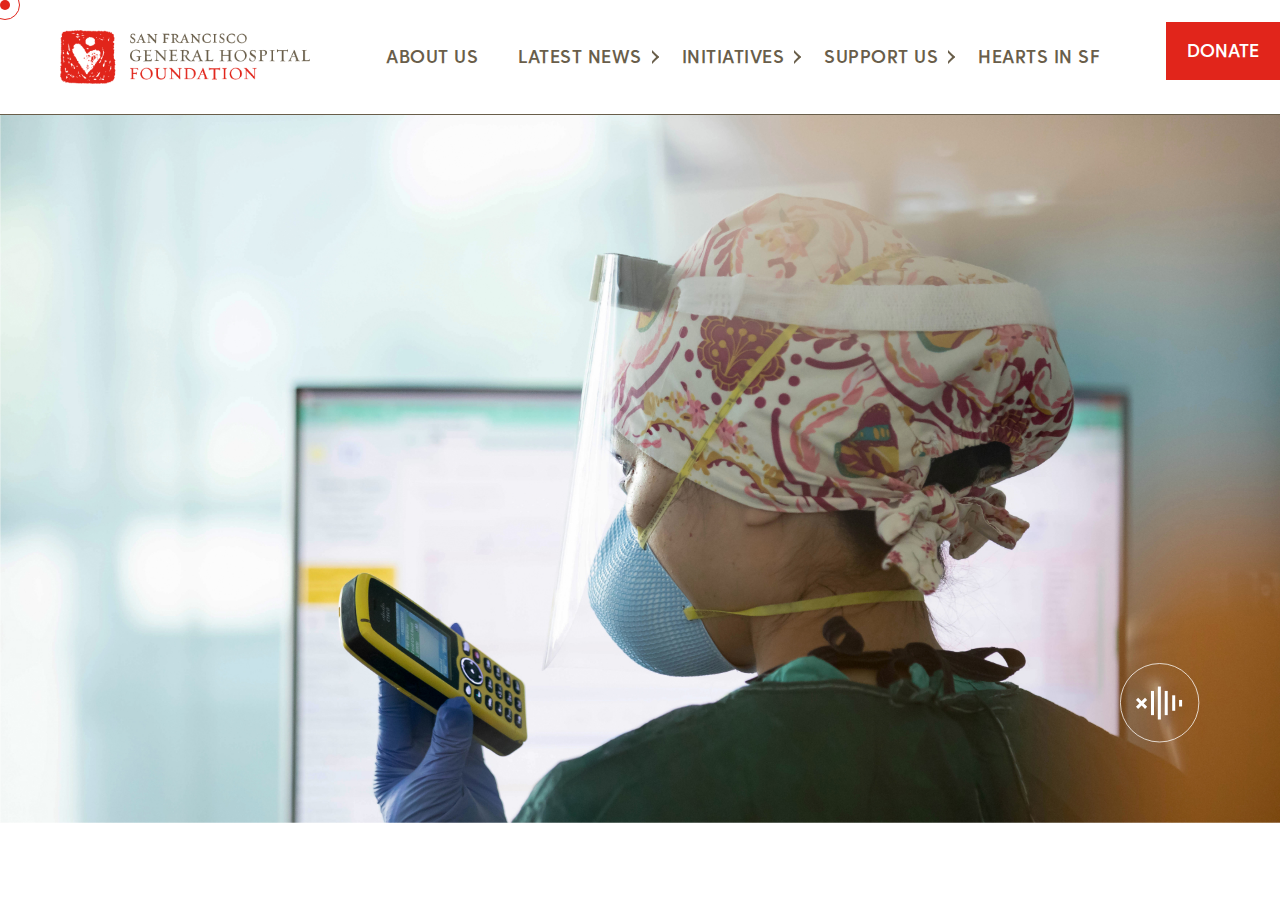
<file: single-initiative.html>
<!DOCTYPE html>
<html lang="en">
  <head>
    <meta charset="UTF-8" />
    <meta name="viewport" content="width=device-width, initial-scale=1.0" />
    <!-- displays site properly based on user's device -->

    <link
      rel="icon"
      type="image/png"
      sizes="32x32"
      href="./assets/images/favicon.png"
    />
    <title>Single Initiative</title>
    <!-- Begin Style  sheets -->
    <link rel="stylesheet" href="assets/css/slick.css" />
    <link rel="stylesheet" href="assets/css/jquery.fancybox.min.css" />
    <link rel="stylesheet" href="assets/css/style.css" />
    <!-- End Stylesheets -->
  </head>
  <body class="single-initiative">
    <div class="loader"></div>

    <!-- Begin Cursor -->
    <div class="cursor"></div>
    <div class="cursor-follower"></div>
    <!-- End Cursor -->
    <div data-barba="wrapper">
      <!-- Begin Header -->
      <header class="header">
        <nav class="container-fluid">
          <a href="/" class="logo-link">
            <img class="desktop" src="assets/images/dynamic/logo.png" alt="" />
            <img
              class="mobile"
              src="assets/images/dynamic/logo_mobile.png"
              alt=""
            />
          </a>
          <button class="hamburger-btn">
            <span></span>
            <span></span>
            <span></span>
          </button>
          <div class="nav-menu">
            <div class="nav-menu__inner">
              <button class="hamburger-close-btn">
                <svg
                  width="20"
                  height="21"
                  viewBox="0 0 20 21"
                  fill="none"
                  xmlns="http://www.w3.org/2000/svg"
                >
                  <path d="M1 1.38477L19.3848 19.7695" stroke="#695E4A" />
                  <path d="M1 19.3848L19.3848 0.99999" stroke="#695E4A" />
                </svg>
              </button>
              <ul class="menu-items">
                <li class="menu-item">
                  <a href="about.html">About Us</a>
                </li>
                <li class="menu-item has-children">
                  <a>Latest News</a>
                </li>
                <li class="menu-item has-children">
                  <a>Initiatives</a>
                </li>
                <li class="menu-item has-children">
                  <a>Support Us</a>
                  <ul class="menu-items">
                    <li class="menu-item">
                      <a href="#">CAPITAL CAMPAIGN</a>
                    </li>
                    <li class="menu-item">
                      <a href="#">HEARTS IN SAN FRANCISCO</a>
                    </li>
                    <li class="menu-item">
                      <a href="#">ZSFG COVID-19 FUND</a>
                    </li>
                  </ul>
                </li>
                <li class="menu-item">
                  <a href="hearts.html">Hearts in sf</a>
                </li>
              </ul>
            </div>
          </div>
          <a href="donate.html" class="btn btn-primary donate-link">Donate</a>
        </nav>
      </header>
      <!-- End Header -->
      <div data-barba="container" data-barba-namespace="home">
        <scroll>
          <!-- Begin Content -->
          <main>
            <section class="hero-video video-module" id="hero-video">
              <img src="assets/images/dynamic/single-initiative.jpg" alt="" />
              <div class="video-controls">
                <button class="btn-mute btn-sound">
                  <img src="assets/images/icon-mute.svg" alt="" />
                </button>
                <button class="btn-unmute btn-sound">
                  <img src="assets/images/icon-sound.svg" alt="" />
                </button>
              </div>
            </section>
            <section class="text-cta-module">
              <div class="container">
                <h4>
                  Help us support our city’s public hospital on the frontlines
                  of COVID-19.
                </h4>
                <div class="content">
                  <hr />
                  <div class="cta-text__wrapper">
                    <a href="#" class="btn btn-primary btn-cta">Donate</a>
                    <p class="cta-text">
                      ZSFG continues to be the front lines of a constantly
                      evolving public health crisis - from testing to treatment
                      to vaccination. With a dedicated team and trusted
                      emergency protocols in place, the hospital is caring for
                      all San Franciscans. In response to the growing needs at
                      ZSFG in March 2020, the Foundation launched the ZSFG
                      COVID-19 Fund. This fund was designed to support hospital
                      administration with whatever they need today, tomorrow,
                      and in the future to care for our city.
                    </p>
                  </div>
                </div>
              </div>
            </section>
            <section class="slider-section" id="our-values">
              <div class="container-fluid">
                <h3 class="section-title">
                  ZSFG on the frontlines of COVID-19
                </h3>
                <div class="slider-wrapper">
                  <div class="slider-control">
                    <button class="btn-slider prev">
                      <svg
                        width="51"
                        height="15"
                        viewBox="0 0 51 15"
                        fill="none"
                        xmlns="http://www.w3.org/2000/svg"
                      >
                        <path
                          d="M50 7.5L2 7.5"
                          stroke="#695E4A"
                          stroke-width="1.5"
                          stroke-linecap="round"
                          stroke-linejoin="round"
                        />
                        <path
                          d="M7.5 1L1 7.5L7.5 14"
                          stroke="#695E4A"
                          stroke-width="1.5"
                          stroke-linecap="round"
                          stroke-linejoin="round"
                        />
                      </svg>
                    </button>
                    <div class="slider-navigator">
                      <span class="current-num">1</span>&nbsp;/&nbsp;
                      <span class="total-num">3</span>
                    </div>
                    <button class="btn-slider next">
                      <svg
                        width="51"
                        height="15"
                        viewBox="0 0 51 15"
                        fill="none"
                        xmlns="http://www.w3.org/2000/svg"
                      >
                        <path
                          d="M1 7.5L49 7.5"
                          stroke="#695E4A"
                          stroke-width="1.5"
                          stroke-linecap="round"
                          stroke-linejoin="round"
                        />
                        <path
                          d="M43.5 14L50 7.5L43.5 1"
                          stroke="#695E4A"
                          stroke-width="1.5"
                          stroke-linecap="round"
                          stroke-linejoin="round"
                        />
                      </svg>
                    </button>
                  </div>
                  <div class="our-values slick-carousel" id="values-slider">
                    <div class="slick-slide__item">
                      <div class="our-value">
                        <div class="our-value__image">
                          <img
                            src="assets/images/dynamic/single-initiative1.jpg"
                            alt=""
                          />
                        </div>
                        <h5 class="our-value__title">
                          Backing up the front lines
                        </h5>
                        <p class="our-value__desc">
                          The ZSFG COVID-19 Fund has supported projects such as
                          medical supply purchases; increased testing
                          capabilities; building/space reconfiguration; support
                          and care for hospital staff and their families; and
                          support for patients.<br />
                          With an initial investment of $250,000, the Fund has
                          grown to nearly $5 million. As the COVID-19 crisis
                          continues to evolve in the Bay Area, ZSFG needs your
                          support.
                        </p>
                      </div>
                    </div>
                    <div class="slick-slide__item">
                      <div class="our-value">
                        <div class="our-value__image">
                          <img
                            src="assets/images/dynamic/single-initiative2.jpg"
                            alt=""
                          />
                        </div>
                        <h5 class="our-value__title">
                          Acute care and trauma center
                        </h5>
                        <p class="our-value__desc">
                          In 2016 ZSFG opened its doors to our new acute care
                          and trauma center and is now equipped with
                          state-of-the-art facilities. With many more negative
                          pressure treatment ICU rooms, a much larger emergency
                          department, and single-occupancy inpatient and
                          emergency department rooms, ZSFG is able to care for
                          San Franciscans in its new facility better than ever
                          before.
                        </p>
                      </div>
                    </div>
                    <div class="slick-slide__item">
                      <div class="our-value">
                        <div class="our-value__image">
                          <img
                            src="assets/images/dynamic/single-initiative3.jpg"
                            alt=""
                          />
                        </div>
                        <h5 class="our-value__title">Integrated Systems</h5>
                        <p class="our-value__desc">
                          Equipped with a connected electronic medical records
                          system, ZSFG has the technology to work in unison to
                          keep patients and our community safe. The hospital has
                          put emergency protocols in place including patient
                          surge plans, isolated treatment areas and specialized
                          training across departments.
                        </p>
                      </div>
                    </div>
                  </div>
                </div>
              </div>
            </section>

            <section id="news">
              <div class="container-fluid">
                <h3>ZSFG COVID-19 News</h3>
                <div class="news-wrapper">
                  <div class="news-module">
                    <p class="news-category">
                      <span class="text">INNOVATION</span>
                      <span class="line"></span>
                    </p>
                    <div class="news-content">
                      <div class="news-content__left">
                        <a href="#" class="news-title">
                          <h5>IN TIMES OF CRISIS</h5>
                          <svg
                            width="51"
                            height="15"
                            viewBox="0 0 51 15"
                            fill="none"
                            xmlns="http://www.w3.org/2000/svg"
                          >
                            <path
                              d="M1 7.5L49 7.5"
                              stroke="#695E4A"
                              stroke-width="1.5"
                              stroke-linecap="round"
                              stroke-linejoin="round"
                            />
                            <path
                              d="M43.5 14L50 7.5L43.5 1"
                              stroke="#695E4A"
                              stroke-width="1.5"
                              stroke-linecap="round"
                              stroke-linejoin="round"
                            />
                          </svg>
                        </a>
                      </div>
                      <div class="news-content__right">
                        <div
                          class="news-image"
                          style="
                            background-image: url('assets/images/dynamic/news7.jpg');
                          "
                        ></div>
                      </div>
                    </div>
                  </div>
                  <div class="news-module">
                    <p class="news-category">
                      <span class="text">HEALTHCARE EQUITY</span>
                      <span class="line"></span>
                    </p>
                    <div class="news-content">
                      <div class="news-content__left">
                        <a href="#" class="news-title">
                          <h5>
                            COVID + Food Insecurity: Patient Pantries at ZSFG
                          </h5>
                          <svg
                            width="51"
                            height="15"
                            viewBox="0 0 51 15"
                            fill="none"
                            xmlns="http://www.w3.org/2000/svg"
                          >
                            <path
                              d="M1 7.5L49 7.5"
                              stroke="#695E4A"
                              stroke-width="1.5"
                              stroke-linecap="round"
                              stroke-linejoin="round"
                            />
                            <path
                              d="M43.5 14L50 7.5L43.5 1"
                              stroke="#695E4A"
                              stroke-width="1.5"
                              stroke-linecap="round"
                              stroke-linejoin="round"
                            />
                          </svg>
                        </a>
                      </div>
                      <div class="news-content__right">
                        <div
                          class="news-image"
                          style="
                            background-image: url('assets/images/dynamic/news6.jpg');
                          "
                        ></div>
                      </div>
                    </div>
                  </div>
                  <div class="news-module">
                    <p class="news-category">
                      <span class="text">COMMUNITY</span>
                      <span class="line"></span>
                    </p>
                    <div class="news-content">
                      <div class="news-content__left">
                        <a href="#" class="news-title">
                          <h5>Food Trucks for the Front Line</h5>
                          <svg
                            width="51"
                            height="15"
                            viewBox="0 0 51 15"
                            fill="none"
                            xmlns="http://www.w3.org/2000/svg"
                          >
                            <path
                              d="M1 7.5L49 7.5"
                              stroke="#695E4A"
                              stroke-width="1.5"
                              stroke-linecap="round"
                              stroke-linejoin="round"
                            />
                            <path
                              d="M43.5 14L50 7.5L43.5 1"
                              stroke="#695E4A"
                              stroke-width="1.5"
                              stroke-linecap="round"
                              stroke-linejoin="round"
                            />
                          </svg>
                        </a>
                      </div>
                      <div class="news-content__right">
                        <div
                          class="news-image"
                          style="
                            background-image: url('assets/images/dynamic/news5.jpg');
                          "
                        ></div>
                      </div>
                    </div>
                  </div>
                </div>
              </div>
            </section>
          </main>
          <!-- End Content -->

          <!-- Begin Footer -->
          <footer class="footer">
            <div class="container-fluid">
              <div class="footer-left">
                <a href="/" class="logo-link">
                  <img
                    class="desktop"
                    src="assets/images/dynamic/logo.png"
                    alt=""
                  />
                  <img
                    src="assets/images/dynamic/logo_mobile.png"
                    alt=""
                    class="mobile"
                  />
                </a>
              </div>
              <div class="footer-right">
                <h5>Join us to ensure equitable healthcare for all.</h5>
                <a href="#" class="btn btn-primary">Support Us</a>
              </div>
            </div>
            <div class="container-fluid">
              <div class="footer-left">
                <ul class="menu-items">
                  <li class="menu-item">
                    <a href="about.html">About Us</a>
                  </li>
                  <li class="menu-item"><a href="news.html">Latest News</a></li>
                  <li class="menu-item">
                    <a href="initiatives.html">Initiatives</a>
                  </li>
                  <li class="menu-item">
                    <a href="support.html">Support Us</a>
                  </li>
                  <li class="menu-item">
                    <a href="hearts.html">Hearts in SF</a>
                  </li>
                  <li class="menu-item"><a href="contact.html">Contact</a></li>
                </ul>
              </div>
              <div class="footer-right">
                <div class="footer-right__content">
                  <div class="label">
                    <p>Stay connected</p>
                  </div>
                  <div class="content">
                    <div class="subscribe-form">
                      <p class="title">
                        Subscribe for occasional updates about how you can
                        support public health in San Francisco.
                      </p>
                      <div class="form-fields">
                        <div class="form-field">
                          <input
                            type="text"
                            class="form-input"
                            id="name"
                            placeholder="Name"
                          />
                        </div>
                        <div class="form-field">
                          <input
                            type="email"
                            class="form-input"
                            id="email"
                            placeholder="Email"
                          />
                        </div>
                      </div>
                      <input
                        type="submit"
                        class="btn btn-secondary"
                        value="subscribe"
                      />
                    </div>
                  </div>
                </div>
                <div class="footer-right__content">
                  <div class="label">
                    <p>Follow Us</p>
                  </div>
                  <div class="content">
                    <ul class="social-items">
                      <li class="social-item">
                        <a href="#" class="social-link">
                          <img
                            src="assets/images/dynamic/Facebook.svg"
                            alt=""
                          />
                        </a>
                      </li>
                      <li class="social-item">
                        <a href="#" class="social-link">
                          <img
                            src="assets/images/dynamic/Instagram.svg"
                            alt=""
                          />
                        </a>
                      </li>
                      <li class="social-item">
                        <a href="#" class="social-link">
                          <img src="assets/images/dynamic/Twitter.svg" alt="" />
                        </a>
                      </li>
                      <li class="social-item">
                        <a href="#" class="social-link">
                          <img
                            src="assets/images/dynamic/Linkedin.svg"
                            alt=""
                          />
                        </a>
                      </li>
                      <li class="social-item">
                        <a href="#" class="social-link">
                          <img src="assets/images/dynamic/Youtube.svg" alt="" />
                        </a>
                      </li>
                    </ul>
                  </div>
                </div>
              </div>
            </div>
            <div class="container-fluid footer-bar">
              <div class="footer-left">
                <div class="partners">
                  <a href="#" class="partner-link">
                    <img src="assets/images/dynamic/partner1.png" alt="" />
                  </a>
                  <a href="#" class="partner-link">
                    <img src="assets/images/dynamic/partner2.png" alt="" />
                  </a>
                </div>
              </div>
              <div class="footer-right">
                <div class="copyright">
                  <p>
                    &copy; Copyright 2021 San Francisco General Hospital
                    Foundation - All Rights Reserved
                    <span class="seperator">|</span>
                    <a href="#">Privacy Policy</a>
                  </p>
                </div>
              </div>
            </div>
          </footer>
          <!-- End Footer -->
        </scroll>
      </div>
    </div>
    <!-- Begin Scripts -->
    <script src="assets/js/jquery-3.5.1.min.js"></script>
    <script src="assets/js/barba.umd.js"></script>
    <script src="assets/js/gsap.min.js"></script>
    <script src="assets/js/smooth-scrollbar.min.js"></script>
    <script src="assets/js/ScrollTrigger.min.js"></script>
    <script src="assets/js/ScrollToPlugin.min.js"></script>
    <script src="assets/js/slick.js"></script>
    <script src="assets/js/jquery.fancybox.min.js"></script>
    <script src="assets/js/script.js"></script>
    <!-- End Scripts -->
  </body>
</html>
</file>
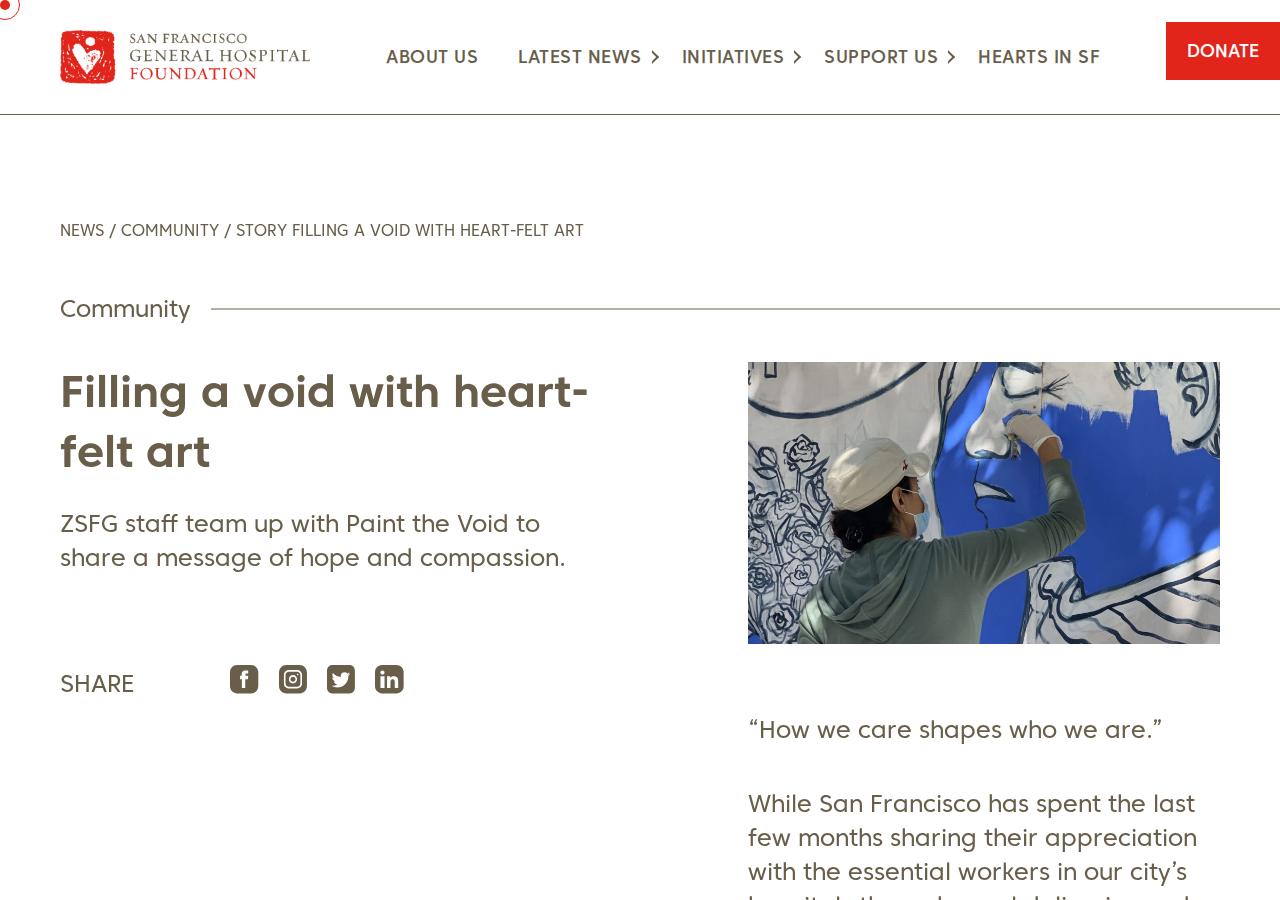
<file: single-news.html>
<!DOCTYPE html>
<html lang="en">
  <head>
    <meta charset="UTF-8" />
    <meta name="viewport" content="width=device-width, initial-scale=1.0" />
    <!-- displays site properly based on user's device -->

    <link
      rel="icon"
      type="image/png"
      sizes="32x32"
      href="./assets/images/favicon.png"
    />
    <title>Single News</title>
    <!-- Begin Style  sheets -->
    <link rel="stylesheet" href="assets/css/slick.css" />
    <link rel="stylesheet" href="assets/css/jquery.fancybox.min.css" />
    <link rel="stylesheet" href="assets/css/style.css" />
    <!-- End Stylesheets -->
  </head>
  <body class="single-news">
    <div class="loader"></div>

    <!-- Begin Cursor -->
    <div class="cursor"></div>
    <div class="cursor-follower"></div>
    <!-- End Cursor -->
    <div data-barba="wrapper">
      <!-- Begin Header -->
      <header class="header">
        <nav class="container-fluid">
          <a href="/" class="logo-link">
            <img class="desktop" src="assets/images/dynamic/logo.png" alt="" />
            <img
              class="mobile"
              src="assets/images/dynamic/logo_mobile.png"
              alt=""
            />
          </a>
          <button class="hamburger-btn">
            <span></span>
            <span></span>
            <span></span>
          </button>
          <div class="nav-menu">
            <div class="nav-menu__inner">
              <button class="hamburger-close-btn">
                <svg
                  width="20"
                  height="21"
                  viewBox="0 0 20 21"
                  fill="none"
                  xmlns="http://www.w3.org/2000/svg"
                >
                  <path d="M1 1.38477L19.3848 19.7695" stroke="#695E4A" />
                  <path d="M1 19.3848L19.3848 0.99999" stroke="#695E4A" />
                </svg>
              </button>
              <ul class="menu-items">
                <li class="menu-item">
                  <a href="about.html">About Us</a>
                </li>
                <li class="menu-item has-children">
                  <a>Latest News</a>
                </li>
                <li class="menu-item has-children">
                  <a>Initiatives</a>
                </li>
                <li class="menu-item has-children">
                  <a>Support Us</a>
                  <ul class="menu-items">
                    <li class="menu-item">
                      <a href="#">CAPITAL CAMPAIGN</a>
                    </li>
                    <li class="menu-item">
                      <a href="#">HEARTS IN SAN FRANCISCO</a>
                    </li>
                    <li class="menu-item">
                      <a href="#">ZSFG COVID-19 FUND</a>
                    </li>
                  </ul>
                </li>
                <li class="menu-item">
                  <a href="hearts.html">Hearts in sf</a>
                </li>
              </ul>
            </div>
          </div>
          <a href="donate.html" class="btn btn-primary donate-link">Donate</a>
        </nav>
      </header>
      <!-- End Header -->
      <div data-barba="container" data-barba-namespace="home">
        <scroll>
          <!-- Begin Content -->
          <main>
            <!-- <ul class="breadcrumbs">
              <li><a href="news">News</a></li>
              <li><a href="community">Community</a></li>
              <li><a href="#">Story filling a void with heart-felt art</a></li>
            </ul> -->
            <div class="container-fluid">
              <div class="breadcrumbs">
                <a href="/">News</a> / COMMUNITY / Story Filling a void with
                heart-felt art
              </div>
              <div class="text-line-module">
                <p class="category text">Community</p>
              </div>
              <div class="news-page-content">
                <aside class="news-info">
                  <h3 class="news-title">Filling a void with heart-felt art</h3>
                  <p class="news-excert">
                    ZSFG staff team up with Paint the Void to share a message of
                    hope and compassion.
                  </p>
                  <div class="news-image">
                    <img src="assets/images/dynamic/news1.jpg" alt="" />
                  </div>
                  <div class="social-share">
                    <p class="text">Share</p>
                    <ul class="social-links">
                      <li>
                        <a href="#" class="social-link">
                          <img
                            src="assets/images/dynamic/Facebook.svg"
                            alt=""
                          />
                        </a>
                      </li>
                      <li>
                        <a href="#" class="social-link">
                          <img
                            src="assets/images/dynamic/Instagram.svg"
                            alt=""
                          />
                        </a>
                      </li>
                      <li>
                        <a href="#" class="social-link">
                          <img src="assets/images/dynamic/Twitter.svg" alt="" />
                        </a>
                      </li>
                      <li>
                        <a href="#" class="social-link">
                          <img
                            src="assets/images/dynamic/Linkedin.svg"
                            alt=""
                          />
                        </a>
                      </li>
                    </ul>
                  </div>
                </aside>
                <div class="content">
                  <div class="news-image image">
                    <img src="assets/images/dynamic/news1.jpg" alt="" />
                  </div>
                  <div class="text">
                    <p>“How we care shapes who we are.”</p>
                    <p>
                      While San Francisco has spent the last few months sharing
                      their appreciation with the essential workers in our
                      city’s hospitals through meal deliveries and clapping at
                      8pm, the team at Zuckerberg San Francisco General Hospital
                      has felt so grateful for a community that stood behind
                      them.
                    </p>
                  </div>
                  <blockquote>
                    “A group of doctors and nurses from ZSFG came together on
                    Monday to make sure San Francisco heard their message of
                    thanks loud and clear.”
                    <span class="name">-First Name, Last Name</span>
                  </blockquote>
                  <div class="text">
                    <p>
                      Organized by Paint the Void, an initiative that funds
                      local artists to create works of art on the boarded-up
                      windows of the city’s stores and restaurants, this mural
                      project brought together over 20 doctors and nurses, all
                      with the vision and design of artist Jen Bloomer of Radici
                      Studios. With the outlines of a color-book style mural
                      painted on the 43 foot mural in the weeks before, the team
                      from ZSFG showed up ready to paint along the Market Street
                      windows of iconic San Francisco restaurant Zuni Cafe.
                    </p>
                  </div>
                  <div class="image">
                    <img src="assets/images/dynamic/single-news-1.jpg" alt="" />
                  </div>
                  <div class="text">
                    <h5>The Inspiration</h5>
                    <p>
                      “We understand how incredibly difficult it has been for
                      all of us to observe these measures [of shelther-in-place]
                      and acknowledge that throughout the pandemic, we have
                      relied on one another to persist. We want to thank
                      everyone…from the grocery workers and cooks who kept us
                      fed, to the dedicated teachers that adapted to help teach
                      our children virtually, and to our family members who
                      supported us in countless ways,” said R. Starr Knight, MD,
                      Department of Emergency Medicine and Director of Diversity
                      & Inclusion at Zuckerberg San Francisco General.
                    </p>
                    <p>
                      The wooden planks boarding up Zuni Café will remain up
                      along Market Street as the restaurant opens for outdoor
                      dining only in the coming weeks.
                    </p>
                  </div>
                </div>
              </div>
            </div>
            <section class="slider-section" id="image-gallery">
              <div class="container-fluid">
                <div class="slider-wrapper">
                  <div class="slider-control">
                    <button class="btn-slider prev">
                      <svg
                        width="51"
                        height="15"
                        viewBox="0 0 51 15"
                        fill="none"
                        xmlns="http://www.w3.org/2000/svg"
                      >
                        <path
                          d="M50 7.5L2 7.5"
                          stroke="#695E4A"
                          stroke-width="1.5"
                          stroke-linecap="round"
                          stroke-linejoin="round"
                        />
                        <path
                          d="M7.5 1L1 7.5L7.5 14"
                          stroke="#695E4A"
                          stroke-width="1.5"
                          stroke-linecap="round"
                          stroke-linejoin="round"
                        />
                      </svg>
                    </button>
                    <div class="slider-navigator">
                      <span class="current-num">1</span>&nbsp;/&nbsp;
                      <span class="total-num">5</span>
                    </div>
                    <button class="btn-slider next">
                      <svg
                        width="51"
                        height="15"
                        viewBox="0 0 51 15"
                        fill="none"
                        xmlns="http://www.w3.org/2000/svg"
                      >
                        <path
                          d="M1 7.5L49 7.5"
                          stroke="#695E4A"
                          stroke-width="1.5"
                          stroke-linecap="round"
                          stroke-linejoin="round"
                        />
                        <path
                          d="M43.5 14L50 7.5L43.5 1"
                          stroke="#695E4A"
                          stroke-width="1.5"
                          stroke-linecap="round"
                          stroke-linejoin="round"
                        />
                      </svg>
                    </button>
                  </div>
                  <div class="slick-carousel" id="single-news-gallery">
                    <div class="slick-slide__item">
                      <div class="gallery-image">
                        <img
                          src="assets/images/dynamic/single-news-2.jpg"
                          alt=""
                        />
                      </div>
                    </div>
                    <div class="slick-slide__item">
                      <div class="gallery-image">
                        <img
                          src="assets/images/dynamic/single-news-3.jpg"
                          alt=""
                        />
                      </div>
                    </div>
                    <div class="slick-slide__item">
                      <div class="gallery-image">
                        <img
                          src="assets/images/dynamic/single-news-4.jpg"
                          alt=""
                        />
                      </div>
                    </div>
                  </div>
                </div>
              </div>
            </section>

            <section class="title-cta-module">
              <div class="container">
                <hr />
                <h5>
                  Support on-the-ground innovation and healthcare for all in San
                  Francisco.
                </h5>
                <a href="#" class="btn btn-primary bt-cta">Support Us</a>
              </div>
            </section>

            <section id="related-news">
              <div class="container-fluid">
                <h3>You Might Also Like</h3>
                <div class="news-wrapper">
                  <div class="news-module">
                    <p class="news-category">
                      <span class="text">Innovation</span>
                      <span class="line"></span>
                    </p>
                    <div class="news-content">
                      <div class="news-content__left">
                        <a href="#" class="news-title">
                          <h5>IN TIMES OF CRISIS</h5>
                          <svg
                            width="51"
                            height="15"
                            viewBox="0 0 51 15"
                            fill="none"
                            xmlns="http://www.w3.org/2000/svg"
                          >
                            <path
                              d="M1 7.5L49 7.5"
                              stroke="#695E4A"
                              stroke-width="1.5"
                              stroke-linecap="round"
                              stroke-linejoin="round"
                            />
                            <path
                              d="M43.5 14L50 7.5L43.5 1"
                              stroke="#695E4A"
                              stroke-width="1.5"
                              stroke-linecap="round"
                              stroke-linejoin="round"
                            />
                          </svg>
                        </a>
                      </div>
                      <div class="news-content__right">
                        <div
                          class="news-image"
                          style="
                            background-image: url('assets/images/dynamic/news7.jpg');
                          "
                        ></div>
                      </div>
                    </div>
                  </div>
                  <div class="news-module">
                    <p class="news-category">
                      <span class="text">HEALTHCARE EQUITY</span>
                      <span class="line"></span>
                    </p>
                    <div class="news-content">
                      <div class="news-content__left">
                        <a href="#" class="news-title">
                          <h5>
                            COVID + Food Insecurity: Patient Pantries at ZSFG
                          </h5>
                          <svg
                            width="51"
                            height="15"
                            viewBox="0 0 51 15"
                            fill="none"
                            xmlns="http://www.w3.org/2000/svg"
                          >
                            <path
                              d="M1 7.5L49 7.5"
                              stroke="#695E4A"
                              stroke-width="1.5"
                              stroke-linecap="round"
                              stroke-linejoin="round"
                            />
                            <path
                              d="M43.5 14L50 7.5L43.5 1"
                              stroke="#695E4A"
                              stroke-width="1.5"
                              stroke-linecap="round"
                              stroke-linejoin="round"
                            />
                          </svg>
                        </a>
                      </div>
                      <div class="news-content__right">
                        <div
                          class="news-image"
                          style="
                            background-image: url('assets/images/dynamic/news6.jpg');
                          "
                        ></div>
                      </div>
                    </div>
                  </div>
                  <div class="news-module">
                    <p class="news-category">
                      <span class="text">Community</span>
                      <span class="line"></span>
                    </p>
                    <div class="news-content">
                      <div class="news-content__left">
                        <a href="#" class="news-title">
                          <h5>Food Trucks for the Front Line</h5>
                          <svg
                            width="51"
                            height="15"
                            viewBox="0 0 51 15"
                            fill="none"
                            xmlns="http://www.w3.org/2000/svg"
                          >
                            <path
                              d="M1 7.5L49 7.5"
                              stroke="#695E4A"
                              stroke-width="1.5"
                              stroke-linecap="round"
                              stroke-linejoin="round"
                            />
                            <path
                              d="M43.5 14L50 7.5L43.5 1"
                              stroke="#695E4A"
                              stroke-width="1.5"
                              stroke-linecap="round"
                              stroke-linejoin="round"
                            />
                          </svg>
                        </a>
                      </div>
                      <div class="news-content__right">
                        <div
                          class="news-image"
                          style="
                            background-image: url('assets/images/dynamic/news5.jpg');
                          "
                        ></div>
                      </div>
                    </div>
                  </div>
                </div>
              </div>
            </section>
          </main>
          <!-- End Content -->

          <!-- Begin Footer -->
          <footer class="footer">
            <div class="container-fluid">
              <div class="footer-left">
                <a href="/" class="logo-link">
                  <img
                    class="desktop"
                    src="assets/images/dynamic/logo.png"
                    alt=""
                  />
                  <img
                    src="assets/images/dynamic/logo_mobile.png"
                    alt=""
                    class="mobile"
                  />
                </a>
              </div>
              <div class="footer-right">
                <h5>Join us to ensure equitable healthcare for all.</h5>
                <a href="#" class="btn btn-primary">Support Us</a>
              </div>
            </div>
            <div class="container-fluid">
              <div class="footer-left">
                <ul class="menu-items">
                  <li class="menu-item">
                    <a href="about.html">About Us</a>
                  </li>
                  <li class="menu-item"><a href="news.html">Latest News</a></li>
                  <li class="menu-item">
                    <a href="initiatives.html">Initiatives</a>
                  </li>
                  <li class="menu-item">
                    <a href="support.html">Support Us</a>
                  </li>
                  <li class="menu-item">
                    <a href="hearts.html">Hearts in SF</a>
                  </li>
                  <li class="menu-item"><a href="contact.html">Contact</a></li>
                </ul>
              </div>
              <div class="footer-right">
                <div class="footer-right__content">
                  <div class="label">
                    <p>Stay connected</p>
                  </div>
                  <div class="content">
                    <div class="subscribe-form">
                      <p class="title">
                        Subscribe for occasional updates about how you can
                        support public health in San Francisco.
                      </p>
                      <div class="form-fields">
                        <div class="form-field">
                          <input
                            type="text"
                            class="form-input"
                            id="name"
                            placeholder="Name"
                          />
                        </div>
                        <div class="form-field">
                          <input
                            type="email"
                            class="form-input"
                            id="email"
                            placeholder="Email"
                          />
                        </div>
                      </div>
                      <input
                        type="submit"
                        class="btn btn-secondary"
                        value="subscribe"
                      />
                    </div>
                  </div>
                </div>
                <div class="footer-right__content">
                  <div class="label">
                    <p>Follow Us</p>
                  </div>
                  <div class="content">
                    <ul class="social-items">
                      <li class="social-item">
                        <a href="#" class="social-link">
                          <img
                            src="assets/images/dynamic/Facebook.svg"
                            alt=""
                          />
                        </a>
                      </li>
                      <li class="social-item">
                        <a href="#" class="social-link">
                          <img
                            src="assets/images/dynamic/Instagram.svg"
                            alt=""
                          />
                        </a>
                      </li>
                      <li class="social-item">
                        <a href="#" class="social-link">
                          <img src="assets/images/dynamic/Twitter.svg" alt="" />
                        </a>
                      </li>
                      <li class="social-item">
                        <a href="#" class="social-link">
                          <img
                            src="assets/images/dynamic/Linkedin.svg"
                            alt=""
                          />
                        </a>
                      </li>
                      <li class="social-item">
                        <a href="#" class="social-link">
                          <img src="assets/images/dynamic/Youtube.svg" alt="" />
                        </a>
                      </li>
                    </ul>
                  </div>
                </div>
              </div>
            </div>
            <div class="container-fluid footer-bar">
              <div class="footer-left">
                <div class="partners">
                  <a href="#" class="partner-link">
                    <img src="assets/images/dynamic/partner1.png" alt="" />
                  </a>
                  <a href="#" class="partner-link">
                    <img src="assets/images/dynamic/partner2.png" alt="" />
                  </a>
                </div>
              </div>
              <div class="footer-right">
                <div class="copyright">
                  <p>
                    &copy; Copyright 2021 San Francisco General Hospital
                    Foundation - All Rights Reserved
                    <span class="seperator">|</span>
                    <a href="#">Privacy Policy</a>
                  </p>
                </div>
              </div>
            </div>
          </footer>
          <!-- End Footer -->
        </scroll>
      </div>
    </div>
    <!-- Begin Scripts -->
    <script src="assets/js/jquery-3.5.1.min.js"></script>
    <script src="assets/js/barba.umd.js"></script>
    <script src="assets/js/gsap.min.js"></script>
    <script src="assets/js/smooth-scrollbar.min.js"></script>
    <script src="assets/js/ScrollTrigger.min.js"></script>
    <script src="assets/js/ScrollToPlugin.min.js"></script>
    <script src="assets/js/slick.js"></script>
    <script src="assets/js/jquery.fancybox.min.js"></script>
    <script src="assets/js/script.js"></script>
    <!-- End Scripts -->
  </body>
</html>
</file>
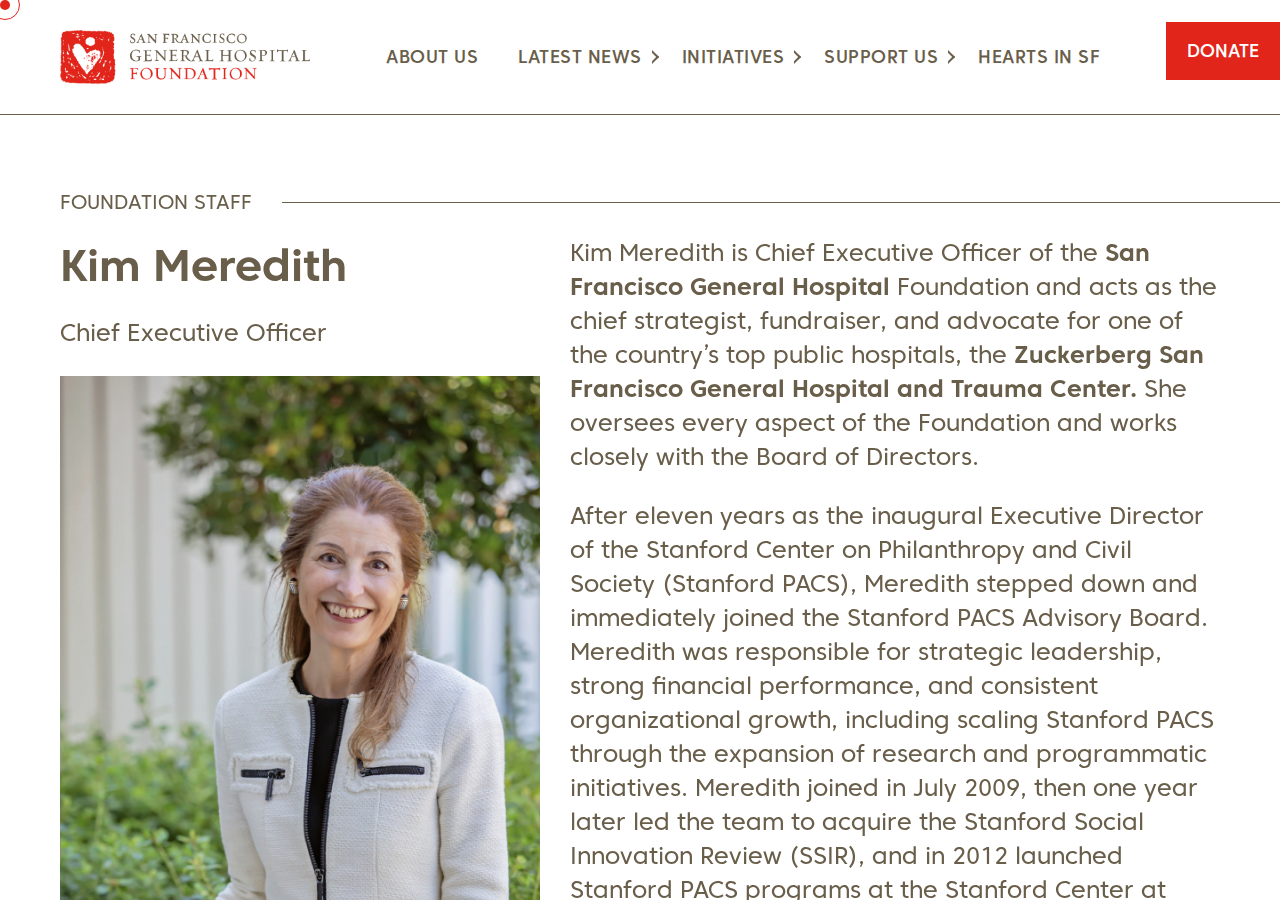
<file: single-team.html>
<!DOCTYPE html>
<html lang="en">
  <head>
    <meta charset="UTF-8" />
    <meta name="viewport" content="width=device-width, initial-scale=1.0" />
    <!-- displays site properly based on user's device -->

    <link
      rel="icon"
      type="image/png"
      sizes="32x32"
      href="./assets/images/favicon.png"
    />
    <title>Single Team</title>
    <!-- Begin Style  sheets -->
    <link rel="stylesheet" href="assets/css/slick.css" />
    <link rel="stylesheet" href="assets/css/jquery.fancybox.min.css" />
    <link rel="stylesheet" href="assets/css/style.css" />
    <!-- End Stylesheets -->
  </head>
  <body class="single-team">
    <div class="loader"></div>

    <!-- Begin Cursor -->
    <div class="cursor"></div>
    <div class="cursor-follower"></div>
    <!-- End Cursor -->
    <div data-barba="wrapper">
      <!-- Begin Header -->
      <header class="header">
        <nav class="container-fluid">
          <a href="/" class="logo-link">
            <img class="desktop" src="assets/images/dynamic/logo.png" alt="" />
            <img
              class="mobile"
              src="assets/images/dynamic/logo_mobile.png"
              alt=""
            />
          </a>
          <button class="hamburger-btn">
            <span></span>
            <span></span>
            <span></span>
          </button>
          <div class="nav-menu">
            <div class="nav-menu__inner">
              <button class="hamburger-close-btn">
                <svg
                  width="20"
                  height="21"
                  viewBox="0 0 20 21"
                  fill="none"
                  xmlns="http://www.w3.org/2000/svg"
                >
                  <path d="M1 1.38477L19.3848 19.7695" stroke="#695E4A" />
                  <path d="M1 19.3848L19.3848 0.99999" stroke="#695E4A" />
                </svg>
              </button>
              <ul class="menu-items">
                <li class="menu-item">
                  <a href="about.html">About Us</a>
                </li>
                <li class="menu-item has-children">
                  <a>Latest News</a>
                </li>
                <li class="menu-item has-children">
                  <a>Initiatives</a>
                </li>
                <li class="menu-item has-children">
                  <a>Support Us</a>
                  <ul class="menu-items">
                    <li class="menu-item">
                      <a href="#">CAPITAL CAMPAIGN</a>
                    </li>
                    <li class="menu-item">
                      <a href="#">HEARTS IN SAN FRANCISCO</a>
                    </li>
                    <li class="menu-item">
                      <a href="#">ZSFG COVID-19 FUND</a>
                    </li>
                  </ul>
                </li>
                <li class="menu-item">
                  <a href="hearts.html">Hearts in sf</a>
                </li>
              </ul>
            </div>
          </div>
          <a href="donate.html" class="btn btn-primary donate-link">Donate</a>
        </nav>
      </header>
      <!-- End Header -->
      <div data-barba="container" data-barba-namespace="home">
        <scroll>
          <!-- Begin Content -->
          <main>
            <section id="team-member-profile">
              <div class="container-fluid">
                <div class="department text-caption-lg"">
                  Foundation Staff
                </div>
                <div class="profile-content">
                  <div class="profile-left">
                    <h3 class="profile-name">Kim Meredith</h3>
                    <p class="profile-role">Chief Executive Officer</p>
                    <div class="profile-image">
                      <img src="assets/images/dynamic/Kim Photo.jpg" alt="" />
                    </div>
                  </div>
                  <div class="profile-right">
                    <p>
                      Kim Meredith is Chief Executive Officer of the
                      <strong>San Francisco General Hospital</strong> Foundation
                      and acts as the chief strategist, fundraiser, and advocate
                      for one of the country’s top public hospitals, the
                      <strong
                        >Zuckerberg San Francisco General Hospital and Trauma
                        Center.</strong
                      >
                      She oversees every aspect of the Foundation and works
                      closely with the Board of Directors.
                    </p>
                    <p>
                      After eleven years as the inaugural Executive Director of
                      the Stanford Center on Philanthropy and Civil Society
                      (Stanford PACS), Meredith stepped down and immediately
                      joined the Stanford PACS Advisory Board. Meredith was
                      responsible for strategic leadership, strong financial
                      performance, and consistent organizational growth,
                      including scaling Stanford PACS through the expansion of
                      research and programmatic initiatives. Meredith joined in
                      July 2009, then one year later led the team to acquire the
                      Stanford Social Innovation Review (SSIR), and in 2012
                      launched Stanford PACS programs at the Stanford Center at
                      Peking University.
                    </p>
                    <p>
                      Prior to joining Stanford PACS, Meredith served as the
                      Chief Development Officer for Planned Parenthood
                      Federation of America (PPFA) in New York City. Before
                      joining PPFA, she served as the Chief Operating Officer at
                      Planned Parenthood Golden Gate in San Francisco. Meredith
                      launched her business career in corporate America at AT&T
                      for nearly a decade.
                    </p>
                    <p>
                      Meredith serves on the Board of Directors of the George
                      Lucas Education Foundation, Essential Access Health, Trust
                      for the Americas and the Laura Arrillaga-Andreessen
                      Foundation (LAAF) Advisory Board and YPO Pacific U.S. Gold
                      Regional Board. She held a recent six-year board term on
                      Silicon Valley Social Venture Fund (SV2).
                    </p>
                    <p>
                      Meredith graduated from Stanford University with a B.A. in
                      Economics. In 2005, she received a fellowship to the
                      Stanford Graduate School of Business Executive Program for
                      Nonprofit Leaders, and in 2018 was sponsored for the UC
                      Berkeley – Haas School of Business, Berkeley Corporate
                      Board Workshop.
                    </p>
                  </div>
                </div>
              </div>
            </section>
            <section class="slider-section" id="our-team">
              <div class="container-fluid">
                <h3 class="section-title">Our Team</h3>
                <div class="slider-wrapper" id="directors-wrapper">
                  <p class="text-caption-lg">Board of Directors</p>
                  <div class="slider-control">
                    <button class="btn-slider prev">
                      <svg
                        width="51"
                        height="15"
                        viewBox="0 0 51 15"
                        fill="none"
                        xmlns="http://www.w3.org/2000/svg"
                      >
                        <path
                          d="M50 7.5L2 7.5"
                          stroke="#695E4A"
                          stroke-width="1.5"
                          stroke-linecap="round"
                          stroke-linejoin="round"
                        />
                        <path
                          d="M7.5 1L1 7.5L7.5 14"
                          stroke="#695E4A"
                          stroke-width="1.5"
                          stroke-linecap="round"
                          stroke-linejoin="round"
                        />
                      </svg>
                    </button>
                    <div class="slider-navigator">
                      <span class="current-num">1</span>&nbsp;/&nbsp;
                      <span class="total-num">5</span>
                    </div>
                    <button class="btn-slider next">
                      <svg
                        width="51"
                        height="15"
                        viewBox="0 0 51 15"
                        fill="none"
                        xmlns="http://www.w3.org/2000/svg"
                      >
                        <path
                          d="M1 7.5L49 7.5"
                          stroke="#695E4A"
                          stroke-width="1.5"
                          stroke-linecap="round"
                          stroke-linejoin="round"
                        />
                        <path
                          d="M43.5 14L50 7.5L43.5 1"
                          stroke="#695E4A"
                          stroke-width="1.5"
                          stroke-linecap="round"
                          stroke-linejoin="round"
                        />
                      </svg>
                    </button>
                  </div>
                  <div
                    class="slick-carousel person-slider"
                    id="directors-slider"
                  >
                    <div class="slick-slide__item">
                      <div class="person-wrapper">
                        <div class="person">
                          <div class="person-front">
                            <div class="person-image">
                              <img
                                src="assets/images/dynamic/team1.jpg"
                                alt=""
                              />
                            </div>
                            <div class="person-info">
                              <p class="person-name">John H. Bell</p>
                              <p class="person-role">Board President</p>
                            </div>
                          </div>
                          <div class="person-back">
                            <p class="person-bio">
                              Lorem ipsum dolor sit amet, consectetur
                              adipisicing elit. Modi distinctio ut ipsam fuga
                              necessitatibus provident ratione libero iure sunt?
                              Facilis unde omnis nisi. Temporibus voluptates
                              quos odio ipsum, perspiciatis illum!
                            </p>
                            <a href="#" class="btn-link">
                              <span class="text">Read More</span>
                              <svg
                                width="51"
                                height="15"
                                viewBox="0 0 51 15"
                                fill="none"
                                xmlns="http://www.w3.org/2000/svg"
                              >
                                <path
                                  d="M1 7.5L49 7.5"
                                  stroke="#fff"
                                  stroke-width="1.5"
                                  stroke-linecap="round"
                                  stroke-linejoin="round"
                                />
                                <path
                                  d="M43.5 14L50 7.5L43.5 1"
                                  stroke="#fff"
                                  stroke-width="1.5"
                                  stroke-linecap="round"
                                  stroke-linejoin="round"
                                />
                              </svg>
                            </a>
                          </div>
                        </div>
                      </div>
                    </div>
                    <div class="slick-slide__item">
                      <div class="person-wrapper">
                        <div class="person no-image">
                          <div class="person-front">
                            <div class="person-info">
                              <p class="person-name">JUDY GUGGENHIME</p>
                              <p class="person-role">Board Chair</p>
                            </div>
                          </div>
                          <div class="person-back">
                            <p class="person-bio">
                              Lorem ipsum dolor sit amet, consectetur
                              adipisicing elit. Modi distinctio ut ipsam fuga
                              necessitatibus provident ratione libero iure sunt?
                              Facilis unde omnis nisi. Temporibus voluptates
                              quos odio ipsum, perspiciatis illum!
                            </p>
                            <a href="#" class="btn-link">
                              <span class="text">Read More</span>
                              <svg
                                width="51"
                                height="15"
                                viewBox="0 0 51 15"
                                fill="none"
                                xmlns="http://www.w3.org/2000/svg"
                              >
                                <path
                                  d="M1 7.5L49 7.5"
                                  stroke="#fff"
                                  stroke-width="1.5"
                                  stroke-linecap="round"
                                  stroke-linejoin="round"
                                />
                                <path
                                  d="M43.5 14L50 7.5L43.5 1"
                                  stroke="#fff"
                                  stroke-width="1.5"
                                  stroke-linecap="round"
                                  stroke-linejoin="round"
                                />
                              </svg>
                            </a>
                          </div>
                        </div>
                      </div>
                    </div>
                    <div class="slick-slide__item">
                      <div class="person-wrapper">
                        <div class="person">
                          <div class="person-front">
                            <div class="person-image">
                              <img
                                src="assets/images/dynamic/team2.jpg"
                                alt=""
                              />
                            </div>
                            <div class="person-info">
                              <p class="person-name">Michael Macbryde</p>
                              <p class="person-role">Treasurer</p>
                            </div>
                          </div>
                          <div class="person-back">
                            <p class="person-bio">
                              Lorem ipsum dolor sit amet, consectetur
                              adipisicing elit. Modi distinctio ut ipsam fuga
                              necessitatibus provident ratione libero iure sunt?
                              Facilis unde omnis nisi. Temporibus voluptates
                              quos odio ipsum, perspiciatis illum!
                            </p>
                            <a href="#" class="btn-link">
                              <span class="text">Read More</span>
                              <svg
                                width="51"
                                height="15"
                                viewBox="0 0 51 15"
                                fill="none"
                                xmlns="http://www.w3.org/2000/svg"
                              >
                                <path
                                  d="M1 7.5L49 7.5"
                                  stroke="#fff"
                                  stroke-width="1.5"
                                  stroke-linecap="round"
                                  stroke-linejoin="round"
                                />
                                <path
                                  d="M43.5 14L50 7.5L43.5 1"
                                  stroke="#fff"
                                  stroke-width="1.5"
                                  stroke-linecap="round"
                                  stroke-linejoin="round"
                                />
                              </svg>
                            </a>
                          </div>
                        </div>
                      </div>
                    </div>
                    <div class="slick-slide__item">
                      <div class="person-wrapper">
                        <div class="person">
                          <div class="person-front">
                            <div class="person-image">
                              <img
                                src="assets/images/dynamic/team3.jpg"
                                alt=""
                              />
                            </div>
                            <div class="person-info">
                              <p class="person-name">Schuyler Hudak</p>
                              <p class="person-role">Secretary</p>
                            </div>
                          </div>
                          <div class="person-back">
                            <p class="person-bio">
                              Lorem ipsum dolor sit amet, consectetur
                              adipisicing elit. Modi distinctio ut ipsam fuga
                              necessitatibus provident ratione libero iure sunt?
                              Facilis unde omnis nisi. Temporibus voluptates
                              quos odio ipsum, perspiciatis illum!
                            </p>
                            <a href="#" class="btn-link">
                              <span class="text">Read More</span>
                              <svg
                                width="51"
                                height="15"
                                viewBox="0 0 51 15"
                                fill="none"
                                xmlns="http://www.w3.org/2000/svg"
                              >
                                <path
                                  d="M1 7.5L49 7.5"
                                  stroke="#fff"
                                  stroke-width="1.5"
                                  stroke-linecap="round"
                                  stroke-linejoin="round"
                                />
                                <path
                                  d="M43.5 14L50 7.5L43.5 1"
                                  stroke="#fff"
                                  stroke-width="1.5"
                                  stroke-linecap="round"
                                  stroke-linejoin="round"
                                />
                              </svg>
                            </a>
                          </div>
                        </div>
                      </div>
                    </div>
                    <div class="slick-slide__item">
                      <div class="person-wrapper">
                        <div class="person no-image">
                          <div class="person-front">
                            <div class="person-info">
                              <p class="person-name">First Name, Last Name</p>
                              <p class="person-role">Title</p>
                            </div>
                          </div>
                          <div class="person-back">
                            <p class="person-bio">
                              Lorem ipsum dolor sit amet, consectetur
                              adipisicing elit. Modi distinctio ut ipsam fuga
                              necessitatibus provident ratione libero iure sunt?
                              Facilis unde omnis nisi. Temporibus voluptates
                              quos odio ipsum, perspiciatis illum!
                            </p>
                            <a href="#" class="btn-link">
                              <span class="text">Read More</span>
                              <svg
                                width="51"
                                height="15"
                                viewBox="0 0 51 15"
                                fill="none"
                                xmlns="http://www.w3.org/2000/svg"
                              >
                                <path
                                  d="M1 7.5L49 7.5"
                                  stroke="#fff"
                                  stroke-width="1.5"
                                  stroke-linecap="round"
                                  stroke-linejoin="round"
                                />
                                <path
                                  d="M43.5 14L50 7.5L43.5 1"
                                  stroke="#fff"
                                  stroke-width="1.5"
                                  stroke-linecap="round"
                                  stroke-linejoin="round"
                                />
                              </svg>
                            </a>
                          </div>
                        </div>
                      </div>
                    </div>
                  </div>
                </div>
                <div class="slider-wrapper" id="staff-wrapper">
                  <p class="text-caption-lg">Foundation Staff</p>
                  <div class="slider-control">
                    <button class="btn-slider prev">
                      <svg
                        width="51"
                        height="15"
                        viewBox="0 0 51 15"
                        fill="none"
                        xmlns="http://www.w3.org/2000/svg"
                      >
                        <path
                          d="M50 7.5L2 7.5"
                          stroke="#695E4A"
                          stroke-width="1.5"
                          stroke-linecap="round"
                          stroke-linejoin="round"
                        />
                        <path
                          d="M7.5 1L1 7.5L7.5 14"
                          stroke="#695E4A"
                          stroke-width="1.5"
                          stroke-linecap="round"
                          stroke-linejoin="round"
                        />
                      </svg>
                    </button>
                    <div class="slider-navigator">
                      <span class="current-num">1</span>&nbsp;/&nbsp;
                      <span class="total-num">5</span>
                    </div>
                    <button class="btn-slider next">
                      <svg
                        width="51"
                        height="15"
                        viewBox="0 0 51 15"
                        fill="none"
                        xmlns="http://www.w3.org/2000/svg"
                      >
                        <path
                          d="M1 7.5L49 7.5"
                          stroke="#695E4A"
                          stroke-width="1.5"
                          stroke-linecap="round"
                          stroke-linejoin="round"
                        />
                        <path
                          d="M43.5 14L50 7.5L43.5 1"
                          stroke="#695E4A"
                          stroke-width="1.5"
                          stroke-linecap="round"
                          stroke-linejoin="round"
                        />
                      </svg>
                    </button>
                  </div>
                  <div class="slick-carousel person-slider" id="staff-slider">
                    <div class="slick-slide__item">
                      <div class="person-wrapper">
                        <div class="person">
                          <div class="person-front">
                            <div class="person-image">
                              <img
                                src="assets/images/dynamic/team4.jpg"
                                alt=""
                              />
                            </div>
                            <div class="person-info">
                              <p class="person-name">Kim Meredith</p>
                              <p class="person-role">Chief Executive Officer</p>
                            </div>
                          </div>
                          <div class="person-back">
                            <p class="person-bio">
                              Kim Meredith is Chief Executive Officer of the San
                              Francisco General Hospital Foundation and acts as
                              the chief strategist, fundraiser, and advocate for
                              ZSFG. Kim’s previous roles have included the
                              inaugural Executive Director of the Stanford
                              Center on Philanthropy and Civil Society and Chief
                              Development Officer of Planned Parenthood
                              Federation of America.
                            </p>
                            <a href="#" class="btn-link">
                              <span class="text">Read More</span>
                              <svg
                                width="51"
                                height="15"
                                viewBox="0 0 51 15"
                                fill="none"
                                xmlns="http://www.w3.org/2000/svg"
                              >
                                <path
                                  d="M1 7.5L49 7.5"
                                  stroke="#fff"
                                  stroke-width="1.5"
                                  stroke-linecap="round"
                                  stroke-linejoin="round"
                                />
                                <path
                                  d="M43.5 14L50 7.5L43.5 1"
                                  stroke="#fff"
                                  stroke-width="1.5"
                                  stroke-linecap="round"
                                  stroke-linejoin="round"
                                />
                              </svg>
                            </a>
                          </div>
                        </div>
                      </div>
                    </div>
                    <div class="slick-slide__item">
                      <div class="person-wrapper">
                        <div class="person">
                          <div class="person-front">
                            <div class="person-image">
                              <img
                                src="assets/images/dynamic/team5.jpg"
                                alt=""
                              />
                            </div>
                            <div class="person-info">
                              <p class="person-name">Gerry Chow</p>
                              <p class="person-role">Chief Financial Officer</p>
                            </div>
                          </div>
                          <div class="person-back">
                            <p class="person-bio">
                              Lorem ipsum dolor sit amet, consectetur
                              adipisicing elit. Modi distinctio ut ipsam fuga
                              necessitatibus provident ratione libero iure sunt?
                              Facilis unde omnis nisi. Temporibus voluptates
                              quos odio ipsum, perspiciatis illum!
                            </p>
                            <a href="#" class="btn-link">
                              <span class="text">Read More</span>
                              <svg
                                width="51"
                                height="15"
                                viewBox="0 0 51 15"
                                fill="none"
                                xmlns="http://www.w3.org/2000/svg"
                              >
                                <path
                                  d="M1 7.5L49 7.5"
                                  stroke="#fff"
                                  stroke-width="1.5"
                                  stroke-linecap="round"
                                  stroke-linejoin="round"
                                />
                                <path
                                  d="M43.5 14L50 7.5L43.5 1"
                                  stroke="#fff"
                                  stroke-width="1.5"
                                  stroke-linecap="round"
                                  stroke-linejoin="round"
                                />
                              </svg>
                            </a>
                          </div>
                        </div>
                      </div>
                    </div>
                    <div class="slick-slide__item">
                      <div class="person-wrapper">
                        <div class="person no-image">
                          <div class="person-front">
                            <div class="person-info">
                              <p class="person-name">Rebecca Schuett</p>
                              <p class="person-role">
                                Chief Development Officer
                              </p>
                            </div>
                          </div>
                          <div class="person-back">
                            <p class="person-bio">
                              Lorem ipsum dolor sit amet, consectetur
                              adipisicing elit. Modi distinctio ut ipsam fuga
                              necessitatibus provident ratione libero iure sunt?
                              Facilis unde omnis nisi. Temporibus voluptates
                              quos odio ipsum, perspiciatis illum!
                            </p>
                            <a href="#" class="btn-link">
                              <span class="text">Read More</span>
                              <svg
                                width="51"
                                height="15"
                                viewBox="0 0 51 15"
                                fill="none"
                                xmlns="http://www.w3.org/2000/svg"
                              >
                                <path
                                  d="M1 7.5L49 7.5"
                                  stroke="#fff"
                                  stroke-width="1.5"
                                  stroke-linecap="round"
                                  stroke-linejoin="round"
                                />
                                <path
                                  d="M43.5 14L50 7.5L43.5 1"
                                  stroke="#fff"
                                  stroke-width="1.5"
                                  stroke-linecap="round"
                                  stroke-linejoin="round"
                                />
                              </svg>
                            </a>
                          </div>
                        </div>
                      </div>
                    </div>
                    <div class="slick-slide__item">
                      <div class="person-wrapper">
                        <div class="person no-image">
                          <div class="person-front">
                            <div class="person-info">
                              <p class="person-name">Devin Hollis</p>
                              <p class="person-role">
                                Communications & Marketing Advisor
                              </p>
                            </div>
                          </div>
                          <div class="person-back">
                            <p class="person-bio">
                              Lorem ipsum dolor sit amet, consectetur
                              adipisicing elit. Modi distinctio ut ipsam fuga
                              necessitatibus provident ratione libero iure sunt?
                              Facilis unde omnis nisi. Temporibus voluptates
                              quos odio ipsum, perspiciatis illum!
                            </p>
                            <a href="#" class="btn-link">
                              <span class="text">Read More</span>
                              <svg
                                width="51"
                                height="15"
                                viewBox="0 0 51 15"
                                fill="none"
                                xmlns="http://www.w3.org/2000/svg"
                              >
                                <path
                                  d="M1 7.5L49 7.5"
                                  stroke="#fff"
                                  stroke-width="1.5"
                                  stroke-linecap="round"
                                  stroke-linejoin="round"
                                />
                                <path
                                  d="M43.5 14L50 7.5L43.5 1"
                                  stroke="#fff"
                                  stroke-width="1.5"
                                  stroke-linecap="round"
                                  stroke-linejoin="round"
                                />
                              </svg>
                            </a>
                          </div>
                        </div>
                      </div>
                    </div>
                    <div class="slick-slide__item">
                      <div class="person-wrapper">
                        <div class="person no-image">
                          <div class="person-front">
                            <div class="person-info">
                              <p class="person-name">First Name, Last Name</p>
                              <p class="person-role">Title</p>
                            </div>
                          </div>
                          <div class="person-back">
                            <p class="person-bio">
                              Lorem ipsum dolor sit amet, consectetur
                              adipisicing elit. Modi distinctio ut ipsam fuga
                              necessitatibus provident ratione libero iure sunt?
                              Facilis unde omnis nisi. Temporibus voluptates
                              quos odio ipsum, perspiciatis illum!
                            </p>
                            <a href="#" class="btn-link">
                              <span class="text">Read More</span>
                              <svg
                                width="51"
                                height="15"
                                viewBox="0 0 51 15"
                                fill="none"
                                xmlns="http://www.w3.org/2000/svg"
                              >
                                <path
                                  d="M1 7.5L49 7.5"
                                  stroke="#fff"
                                  stroke-width="1.5"
                                  stroke-linecap="round"
                                  stroke-linejoin="round"
                                />
                                <path
                                  d="M43.5 14L50 7.5L43.5 1"
                                  stroke="#fff"
                                  stroke-width="1.5"
                                  stroke-linecap="round"
                                  stroke-linejoin="round"
                                />
                              </svg>
                            </a>
                          </div>
                        </div>
                      </div>
                    </div>
                  </div>
                </div>
              </div>
            </section>
          </main>
          <!-- End Content -->

          <!-- Begin Footer -->
          <footer class="footer">
            <div class="container-fluid">
              <div class="footer-left">
                <a href="/" class="logo-link">
                  <img
                    class="desktop"
                    src="assets/images/dynamic/logo.png"
                    alt=""
                  />
                  <img
                    src="assets/images/dynamic/logo_mobile.png"
                    alt=""
                    class="mobile"
                  />
                </a>
              </div>
              <div class="footer-right">
                <h5>Join us to ensure equitable healthcare for all.</h5>
                <a href="#" class="btn btn-primary">Support Us</a>
              </div>
            </div>
            <div class="container-fluid">
              <div class="footer-left">
                <ul class="menu-items">
                  <li class="menu-item">
                    <a href="about.html">About Us</a>
                  </li>
                  <li class="menu-item"><a href="news.html">Latest News</a></li>
                  <li class="menu-item">
                    <a href="initiatives.html">Initiatives</a>
                  </li>
                  <li class="menu-item">
                    <a href="support.html">Support Us</a>
                  </li>
                  <li class="menu-item">
                    <a href="hearts.html">Hearts in SF</a>
                  </li>
                  <li class="menu-item"><a href="contact.html">Contact</a></li>
                </ul>
              </div>
              <div class="footer-right">
                <div class="footer-right__content">
                  <div class="label">
                    <p>Stay connected</p>
                  </div>
                  <div class="content">
                    <div class="subscribe-form">
                      <p class="title">
                        Subscribe for occasional updates about how you can
                        support public health in San Francisco.
                      </p>
                      <div class="form-fields">
                        <div class="form-field">
                          <input
                            type="text"
                            class="form-input"
                            id="name"
                            placeholder="Name"
                          />
                        </div>
                        <div class="form-field">
                          <input
                            type="email"
                            class="form-input"
                            id="email"
                            placeholder="Email"
                          />
                        </div>
                      </div>
                      <input
                        type="submit"
                        class="btn btn-secondary"
                        value="subscribe"
                      />
                    </div>
                  </div>
                </div>
                <div class="footer-right__content">
                  <div class="label">
                    <p>Follow Us</p>
                  </div>
                  <div class="content">
                    <ul class="social-items">
                      <li class="social-item">
                        <a href="#" class="social-link">
                          <img
                            src="assets/images/dynamic/Facebook.svg"
                            alt=""
                          />
                        </a>
                      </li>
                      <li class="social-item">
                        <a href="#" class="social-link">
                          <img
                            src="assets/images/dynamic/Instagram.svg"
                            alt=""
                          />
                        </a>
                      </li>
                      <li class="social-item">
                        <a href="#" class="social-link">
                          <img src="assets/images/dynamic/Twitter.svg" alt="" />
                        </a>
                      </li>
                      <li class="social-item">
                        <a href="#" class="social-link">
                          <img
                            src="assets/images/dynamic/Linkedin.svg"
                            alt=""
                          />
                        </a>
                      </li>
                      <li class="social-item">
                        <a href="#" class="social-link">
                          <img src="assets/images/dynamic/Youtube.svg" alt="" />
                        </a>
                      </li>
                    </ul>
                  </div>
                </div>
              </div>
            </div>
            <div class="container-fluid footer-bar">
              <div class="footer-left">
                <div class="partners">
                  <a href="#" class="partner-link">
                    <img src="assets/images/dynamic/partner1.png" alt="" />
                  </a>
                  <a href="#" class="partner-link">
                    <img src="assets/images/dynamic/partner2.png" alt="" />
                  </a>
                </div>
              </div>
              <div class="footer-right">
                <div class="copyright">
                  <p>
                    &copy; Copyright 2021 San Francisco General Hospital
                    Foundation - All Rights Reserved
                    <span class="seperator">|</span>
                    <a href="#">Privacy Policy</a>
                  </p>
                </div>
              </div>
            </div>
          </footer>
          <!-- End Footer -->
        </scroll>
      </div>
    </div>
    <!-- Begin Scripts -->
    <script src="assets/js/jquery-3.5.1.min.js"></script>
    <script src="assets/js/barba.umd.js"></script>
    <script src="assets/js/gsap.min.js"></script>
    <script src="assets/js/smooth-scrollbar.min.js"></script>
    <script src="assets/js/ScrollTrigger.min.js"></script>
    <script src="assets/js/ScrollToPlugin.min.js"></script>
    <script src="assets/js/slick.js"></script>
    <script src="assets/js/jquery.fancybox.min.js"></script>
    <script src="assets/js/script.js"></script>
    <!-- End Scripts -->
  </body>
</html>
</file>
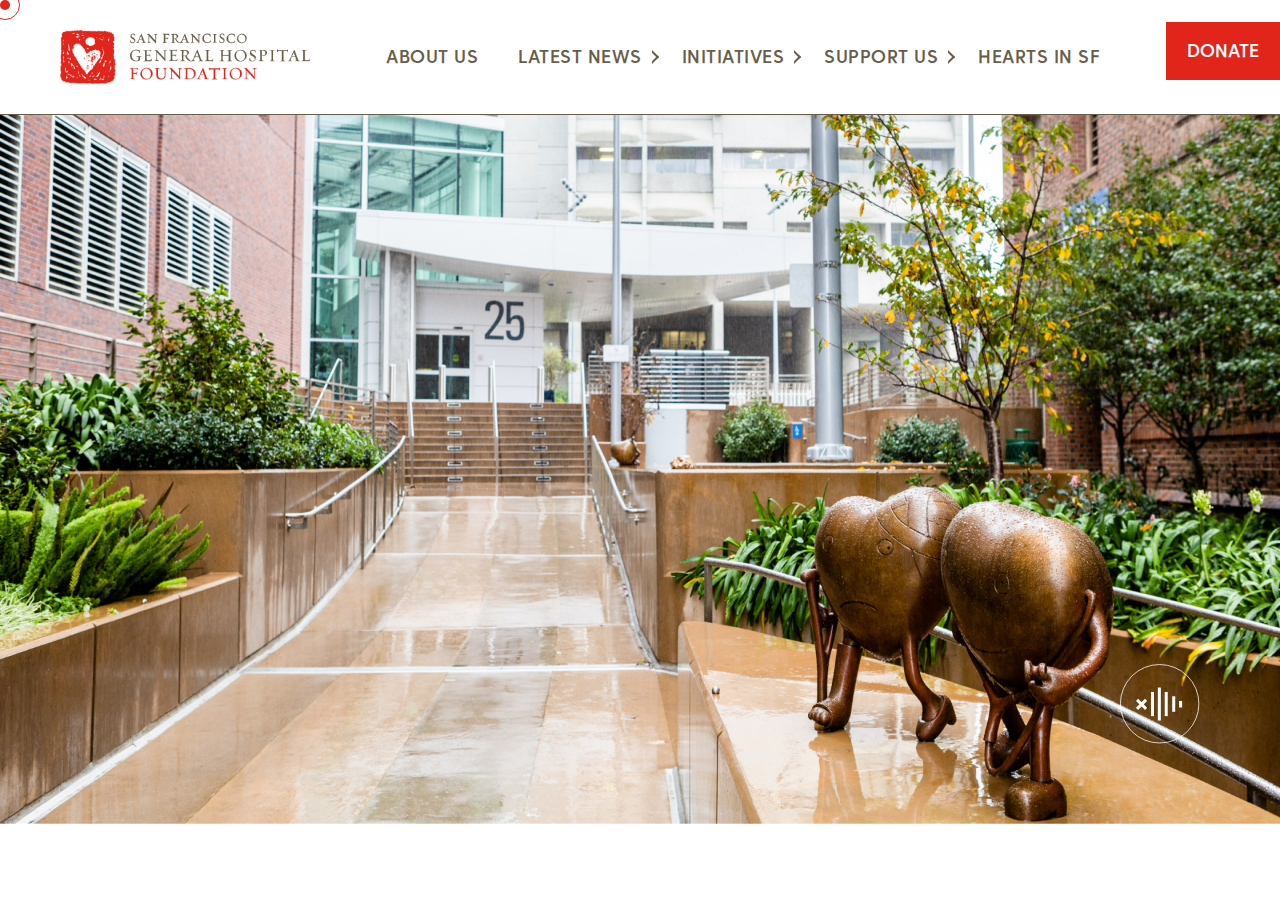
<file: support.html>
<!DOCTYPE html>
<html lang="en">
  <head>
    <meta charset="UTF-8" />
    <meta name="viewport" content="width=device-width, initial-scale=1.0" />
    <!-- displays site properly based on user's device -->

    <link
      rel="icon"
      type="image/png"
      sizes="32x32"
      href="./assets/images/favicon.png"
    />
    <title>Support</title>
    <!-- Begin Style  sheets -->
    <link rel="stylesheet" href="assets/css/slick.css" />
    <link rel="stylesheet" href="assets/css/style.css" />
    <!-- End Stylesheets -->
  </head>
  <body class="page-template-support">
    <div class="loader"></div>

    <!-- Begin Cursor -->
    <div class="cursor"></div>
    <div class="cursor-follower"></div>
    <!-- End Cursor -->
    <div data-barba="wrapper">
      <!-- Begin Header -->
      <header class="header">
        <nav class="container-fluid">
          <a href="/" class="logo-link">
            <img class="desktop" src="assets/images/dynamic/logo.png" alt="" />
            <img
              class="mobile"
              src="assets/images/dynamic/logo_mobile.png"
              alt=""
            />
          </a>
          <button class="hamburger-btn">
            <span></span>
            <span></span>
            <span></span>
          </button>
          <div class="nav-menu">
            <div class="nav-menu__inner">
              <button class="hamburger-close-btn">
                <svg
                  width="20"
                  height="21"
                  viewBox="0 0 20 21"
                  fill="none"
                  xmlns="http://www.w3.org/2000/svg"
                >
                  <path d="M1 1.38477L19.3848 19.7695" stroke="#695E4A" />
                  <path d="M1 19.3848L19.3848 0.99999" stroke="#695E4A" />
                </svg>
              </button>
              <ul class="menu-items">
                <li class="menu-item">
                  <a href="about.html">About Us</a>
                </li>
                <li class="menu-item has-children">
                  <a>Latest News</a>
                </li>
                <li class="menu-item has-children">
                  <a>Initiatives</a>
                </li>
                <li class="menu-item has-children">
                  <a>Support Us</a>
                  <ul class="menu-items">
                    <li class="menu-item">
                      <a href="#">CAPITAL CAMPAIGN</a>
                    </li>
                    <li class="menu-item">
                      <a href="#">HEARTS IN SAN FRANCISCO</a>
                    </li>
                    <li class="menu-item">
                      <a href="#">ZSFG COVID-19 FUND</a>
                    </li>
                  </ul>
                </li>
                <li class="menu-item">
                  <a href="hearts.html">Hearts in sf</a>
                </li>
              </ul>
            </div>
          </div>
          <a href="donate.html" class="btn btn-primary donate-link">Donate</a>
        </nav>
      </header>
      <!-- End Header -->
      <div data-barba="container" data-barba-namespace="home">
        <scroll>
          <!-- Begin Content -->
          <main>
            <section class="hero-video video-module" id="hero-video">
              <img src="assets/images/dynamic/support.jpg" alt="" />
              <div class="video-controls">
                <button class="btn-mute btn-sound">
                  <img src="assets/images/icon-mute.svg" alt="" />
                </button>
                <button class="btn-unmute btn-sound">
                  <img src="assets/images/icon-sound.svg" alt="" />
                </button>
              </div>
            </section>
            <section>
              <div class="container-fluid">
                <div class="title-module">
                  <h4>
                    We’re proud to help the people who heal people, supporting
                    ZSFG caregivers in their aim to provide the very best care
                    to all who walk through their doors.
                  </h4>
                </div>
                <div class="support-module">
                  <div class="support-module__left">
                    <h5>Become a Donor</h5>
                    <p>
                      Donors enable the Hospital to shine as a beacon of
                      exceptional public health. Partner in our mission and help
                      ensure a healthy San Francisco with a gift today.
                    </p>
                    <div class="image-module">
                      <div class="image-module__inner">
                        <img src="assets/images/dynamic/support1.jpg" alt="" />
                      </div>
                    </div>
                    <a href="#" class="btn btn-secondary">Learn More</a>
                  </div>
                  <div class="support-module__right">
                    <div class="image-module">
                      <div class="image-module__inner">
                        <img src="assets/images/dynamic/support1.jpg" alt="" />
                      </div>
                    </div>
                  </div>
                </div>
                <div class="support-module">
                  <div class="support-module__left">
                    <h5>Ways to Give</h5>
                    <p>
                      Support comes in all shapes and sizes. Find your perfect
                      way to make a positive impact on the lives of thousands of
                      grateful patients.
                    </p>
                    <div class="image-module">
                      <div class="image-module__inner">
                        <img src="assets/images/dynamic/support2.jpg" alt="" />
                      </div>
                    </div>
                    <a href="#" class="btn btn-secondary">Learn More</a>
                  </div>
                  <div class="support-module__right">
                    <div class="image-module">
                      <div class="image-module__inner">
                        <img src="assets/images/dynamic/support2.jpg" alt="" />
                      </div>
                    </div>
                  </div>
                </div>
                <div class="support-module">
                  <div class="support-module__left">
                    <h5>Corporations</h5>
                    <p>
                      Partner with the Foundation and have an impact on the
                      health of our entire community. Show the world that your
                      company is passionate about public health, equity, and
                      access by becoming a corporate partner.
                    </p>
                    <div class="image-module">
                      <div class="image-module__inner">
                        <img src="assets/images/dynamic/support3.jpg" alt="" />
                      </div>
                    </div>
                    <a href="#" class="btn btn-secondary">Learn More</a>
                  </div>
                  <div class="support-module__right">
                    <div class="image-module">
                      <div class="image-module__inner">
                        <img src="assets/images/dynamic/support3.jpg" alt="" />
                      </div>
                    </div>
                  </div>
                </div>
                <div class="support-module">
                  <div class="support-module__left">
                    <h5>Foundations</h5>
                    <p>
                      Join an esteemed group of local and national grantmaking
                      organizations and invest in groundbreaking programs and
                      innovations in public health
                    </p>
                    <div class="image-module">
                      <div class="image-module__inner">
                        <img src="assets/images/dynamic/support4.jpg" alt="" />
                      </div>
                    </div>
                    <a href="#" class="btn btn-secondary">Learn More</a>
                  </div>
                  <div class="support-module__right">
                    <div class="image-module">
                      <div class="image-module__inner">
                        <img src="assets/images/dynamic/support4.jpg" alt="" />
                      </div>
                    </div>
                  </div>
                </div>
                <div class="support-module">
                  <div class="support-module__left">
                    <h5>Legacy Giving</h5>
                    <p>
                      A healthy San Francisco can be your legacy. Learn how a
                      commitment today can have a lasting effect on all San
                      Francisco and for years to come.
                    </p>
                    <div class="image-module">
                      <div class="image-module__inner">
                        <img src="assets/images/dynamic/support5.jpg" alt="" />
                      </div>
                    </div>
                    <a href="#" class="btn btn-secondary">Learn More</a>
                  </div>
                  <div class="support-module__right">
                    <div class="image-module">
                      <div class="image-module__inner">
                        <img src="assets/images/dynamic/support5.jpg" alt="" />
                      </div>
                    </div>
                  </div>
                </div>
              </div>
            </section>
            <section>
              <div class="title-cta-module">
                <div class="container">
                  <hr />
                  <h5>
                    Your generosity will have an immediate impact—and a lasting
                    effect—on public health in San Francisco.
                  </h5>
                  <a href="#" class="btn btn-primary bt-cta">Support Us</a>
                </div>
              </div>
            </section>
          </main>
          <!-- End Content -->

          <!-- Begin Footer -->
          <footer class="footer">
            <div class="container-fluid">
              <div class="footer-left">
                <a href="/" class="logo-link">
                  <img
                    class="desktop"
                    src="assets/images/dynamic/logo.png"
                    alt=""
                  />
                  <img
                    src="assets/images/dynamic/logo_mobile.png"
                    alt=""
                    class="mobile"
                  />
                </a>
              </div>
              <div class="footer-right">
                <h5>Join us to ensure equitable healthcare for all.</h5>
                <a href="#" class="btn btn-primary">Support Us</a>
              </div>
            </div>
            <div class="container-fluid">
              <div class="footer-left">
                <ul class="menu-items">
                  <li class="menu-item">
                    <a href="about.html">About Us</a>
                  </li>
                  <li class="menu-item"><a href="news.html">Latest News</a></li>
                  <li class="menu-item">
                    <a href="initiatives.html">Initiatives</a>
                  </li>
                  <li class="menu-item">
                    <a href="support.html">Support Us</a>
                  </li>
                  <li class="menu-item">
                    <a href="hearts.html">Hearts in SF</a>
                  </li>
                  <li class="menu-item"><a href="contact.html">Contact</a></li>
                </ul>
              </div>
              <div class="footer-right">
                <div class="footer-right__content">
                  <div class="label">
                    <p>Stay connected</p>
                  </div>
                  <div class="content">
                    <div class="subscribe-form">
                      <p class="title">
                        Subscribe for occasional updates about how you can
                        support public health in San Francisco.
                      </p>
                      <div class="form-fields">
                        <div class="form-field">
                          <input
                            type="text"
                            class="form-input"
                            id="name"
                            placeholder="Name"
                          />
                        </div>
                        <div class="form-field">
                          <input
                            type="email"
                            class="form-input"
                            id="email"
                            placeholder="Email"
                          />
                        </div>
                      </div>
                      <input
                        type="submit"
                        class="btn btn-secondary"
                        value="subscribe"
                      />
                    </div>
                  </div>
                </div>
                <div class="footer-right__content">
                  <div class="label">
                    <p>Follow Us</p>
                  </div>
                  <div class="content">
                    <ul class="social-items">
                      <li class="social-item">
                        <a href="#" class="social-link">
                          <img
                            src="assets/images/dynamic/Facebook.svg"
                            alt=""
                          />
                        </a>
                      </li>
                      <li class="social-item">
                        <a href="#" class="social-link">
                          <img
                            src="assets/images/dynamic/Instagram.svg"
                            alt=""
                          />
                        </a>
                      </li>
                      <li class="social-item">
                        <a href="#" class="social-link">
                          <img src="assets/images/dynamic/Twitter.svg" alt="" />
                        </a>
                      </li>
                      <li class="social-item">
                        <a href="#" class="social-link">
                          <img
                            src="assets/images/dynamic/Linkedin.svg"
                            alt=""
                          />
                        </a>
                      </li>
                      <li class="social-item">
                        <a href="#" class="social-link">
                          <img src="assets/images/dynamic/Youtube.svg" alt="" />
                        </a>
                      </li>
                    </ul>
                  </div>
                </div>
              </div>
            </div>
            <div class="container-fluid footer-bar">
              <div class="footer-left">
                <div class="partners">
                  <a href="#" class="partner-link">
                    <img src="assets/images/dynamic/partner1.png" alt="" />
                  </a>
                  <a href="#" class="partner-link">
                    <img src="assets/images/dynamic/partner2.png" alt="" />
                  </a>
                </div>
              </div>
              <div class="footer-right">
                <div class="copyright">
                  <p>
                    &copy; Copyright 2021 San Francisco General Hospital
                    Foundation - All Rights Reserved
                    <span class="seperator">|</span>
                    <a href="#">Privacy Policy</a>
                  </p>
                </div>
              </div>
            </div>
          </footer>
          <!-- End Footer -->
        </scroll>
      </div>
    </div>
    <!-- Begin Scripts -->
    <script src="assets/js/jquery-3.5.1.min.js"></script>
    <script src="assets/js/barba.umd.js"></script>
    <script src="assets/js/gsap.min.js"></script>
    <script src="assets/js/smooth-scrollbar.min.js"></script>
    <script src="assets/js/ScrollTrigger.min.js"></script>
    <script src="assets/js/ScrollToPlugin.min.js"></script>
    <script src="assets/js/slick.js"></script>
    <script src="assets/js/script.js"></script>
    <!-- End Scripts -->
  </body>
</html>
</file>
<file: assets/css/style.css>
@-webkit-keyframes bounceUpDown{0%{-webkit-transform:translate(-50%, 0);transform:translate(-50%, 0)}50%{-webkit-transform:translate(-50%, 25px);transform:translate(-50%, 25px)}100%{-webkit-transform:translate(-50%, 0);transform:translate(-50%, 0)}}@keyframes bounceUpDown{0%{-webkit-transform:translate(-50%, 0);transform:translate(-50%, 0)}50%{-webkit-transform:translate(-50%, 25px);transform:translate(-50%, 25px)}100%{-webkit-transform:translate(-50%, 0);transform:translate(-50%, 0)}}html,body{margin:0;padding:0;width:100vw;background-color:#fff;color:#695e4a;font-family:"CoreSansC", sans-serif;overflow:hidden;font-size:16px;line-height:25px;font-weight:700}@media only screen and (min-width: 769px){html,body{font-size:20px;line-height:30px}}@media only screen and (min-width: 1201px){html,body{font-size:24px;line-height:34px}}@media only screen and (min-width: 1681px){html,body{font-size:26px;line-height:39px}}@media only screen and (min-width: 769px){html,body{cursor:none}}.is-transitioning{pointer-events:none;cursor:progress}.is-transitioning .cursor,.is-transitioning .cursor-follower{display:none}body.mobile .cursor,body.mobile .cursor-follower{display:none !important}*,*::before,*::after{-webkit-box-sizing:border-box;box-sizing:border-box}*:focus{outline:none}a,button,.btn{cursor:pointer;text-decoration:none;-webkit-transition:all 0.3s ease-in-out;transition:all 0.3s ease-in-out}img{max-width:100%}ul{margin:0;padding-left:0;list-style:none}scroll{width:100vw;height:100vh}main{max-width:100vw;padding-top:104px;overflow-x:hidden}@media only screen and (min-width: 1681px){main{padding-top:140px}}h1,h2,h3,h4,h5,p{margin:0}h1{font-size:32px;line-height:40px;font-weight:700}@media only screen and (min-width: 769px){h1{font-size:42px;line-height:50px}}@media only screen and (min-width: 1201px){h1{font-size:60px;line-height:80px}}@media only screen and (min-width: 1681px){h1{font-size:72px;line-height:98px}}h2{font-size:32px;line-height:32px;font-weight:400}@media only screen and (min-width: 769px){h2{font-size:42px;line-height:50px}}@media only screen and (min-width: 1201px){h2{font-size:60px;line-height:80px}}@media only screen and (min-width: 1681px){h2{font-size:72px;line-height:98px}}h3{font-size:25px;font-weight:700;line-height:35px}@media only screen and (min-width: 769px){h3{font-size:32px;line-height:40px}}@media only screen and (min-width: 1201px){h3{font-size:44px;line-height:60px}}@media only screen and (min-width: 1681px){h3{font-size:60px;line-height:81px}}h4{font-size:25px;font-weight:400;line-height:35px}@media only screen and (min-width: 769px){h4{font-size:32px;line-height:40px}}@media only screen and (min-width: 1201px){h4{font-size:44px;line-height:60px}}@media only screen and (min-width: 1681px){h4{font-size:60px;line-height:81px}}h5{font-size:20px;font-weight:500;line-height:30px}@media only screen and (min-width: 769px){h5{font-size:28px;line-height:36px}}@media only screen and (min-width: 1201px){h5{font-size:36px;line-height:44px}}@media only screen and (min-width: 1681px){h5{font-size:44px;line-height:66px}}p{font-size:16px;line-height:25px;font-weight:700;font-weight:400}@media only screen and (min-width: 769px){p{font-size:20px;line-height:30px}}@media only screen and (min-width: 1201px){p{font-size:24px;line-height:34px}}@media only screen and (min-width: 1681px){p{font-size:26px;line-height:39px}}.text-caption{font-size:12px;font-weight:400;line-height:17px;text-transform:uppercase}@media only screen and (min-width: 769px){.text-caption{font-size:14px;line-height:20px}}@media only screen and (min-width: 1201px){.text-caption{font-size:16px;line-height:22px}}@media only screen and (min-width: 1681px){.text-caption{font-size:18px;line-height:24px}}.text-caption-lg{font-size:12px;font-weight:400;line-height:17px;text-transform:uppercase;font-size:15px;line-height:22px}@media only screen and (min-width: 769px){.text-caption-lg{font-size:14px;line-height:20px}}@media only screen and (min-width: 1201px){.text-caption-lg{font-size:16px;line-height:22px}}@media only screen and (min-width: 1681px){.text-caption-lg{font-size:18px;line-height:24px}}@media only screen and (min-width: 769px){.text-caption-lg{font-size:18px;line-height:24px}}@media only screen and (min-width: 1201px){.text-caption-lg{font-size:20px;line-height:28px}}@media only screen and (min-width: 1681px){.text-caption-lg{font-size:25px;line-height:30px}}@font-face{font-family:"CoreSansC";font-style:"normal";font-weight:400;src:url("../fonts/CoreSansC-Regular.otf") format("opentype")}@font-face{font-family:"CoreSansC";font-style:"normal";font-weight:500;src:url("../fonts/CoreSansC-Medium.otf") format("opentype")}@font-face{font-family:"CoreSansC";font-style:"normal";font-weight:900;src:url("../fonts/CoreSansC-Bold.otf") format("opentype")}@font-face{font-family:"Avenir";font-style:"normal";font-weight:400;src:url("../fonts/AvenirLTStd-Book.otf") format("opentype")}.header{position:fixed;top:0;left:0;width:100vw;padding:30px 0;background-color:#fff;border-bottom:1px solid #695e4a;z-index:10}.header nav{display:-webkit-box;display:-ms-flexbox;display:flex;-webkit-box-align:center;-ms-flex-align:center;align-items:center;-webkit-box-pack:justify;-ms-flex-pack:justify;justify-content:space-between}.header .logo-link{-ms-flex-negative:0;flex-shrink:0;line-height:0;cursor:pointer}.header .logo-link img.desktop{display:none}@media only screen and (min-width: 1201px){.header .logo-link img{max-width:250px}.header .logo-link img.mobile{display:none}.header .logo-link img.desktop{display:block}}@media only screen and (min-width: 1681px){.header .logo-link img{max-width:350px}}.header .hamburger-btn{display:-webkit-box;display:-ms-flexbox;display:flex;margin-right:125px;padding:0;-webkit-box-orient:vertical;-webkit-box-direction:normal;-ms-flex-direction:column;flex-direction:column;-webkit-box-pack:justify;-ms-flex-pack:justify;justify-content:space-between;width:26px;height:26px;background-color:transparent;border:none;cursor:pointer}@media only screen and (min-width: 1201px){.header .hamburger-btn{display:none}}.header .hamburger-btn:hover span{background-color:#e1251b}.header .hamburger-btn span{width:100%;height:2px;background-color:#695e4a;-webkit-transition:background 0.3s ease-in-out;transition:background 0.3s ease-in-out}.header .hamburger-close-btn{position:absolute;top:28px;left:20px;padding:0;width:26px;height:26px;background-color:transparent;border:none;cursor:pointer}.header .hamburger-close-btn path{-webkit-transition:stroke 0.3s ease-in-out;transition:stroke 0.3s ease-in-out}@media only screen and (min-width: 1201px){.header .hamburger-close-btn{display:none}}.header .hamburger-close-btn:hover path{stroke:#e1251b}.header .nav-menu{-webkit-transition:all 0.3s ease-in-out;transition:all 0.3s ease-in-out}@media only screen and (max-width: 1200px){.header .nav-menu{position:fixed;top:0;left:-100vw;width:100vw;height:100vh;background-color:#fff;z-index:20}}.header .nav-menu__inner{position:relative}.header .menu-items{position:absolute;top:130px;padding:0 20px;width:100%}@media only screen and (min-width: 1201px){.header .menu-items{padding:0;margin-left:auto;margin-right:100px;position:static;display:-webkit-box;display:-ms-flexbox;display:flex;width:auto;-webkit-box-align:center;-ms-flex-align:center;align-items:center}}@media only screen and (min-width: 1681px){.header .menu-items{margin-right:180px}}.header .menu-items .menu-item{border-top:1px solid #695e4a}@media only screen and (min-width: 1201px){.header .menu-items .menu-item{padding:0 20px;border-top:none}}@media only screen and (min-width: 1441px){.header .menu-items .menu-item{padding:0 30px}}.header .menu-items .menu-item a{display:block;position:relative;width:100%;padding:23px 0;font-size:12px;line-height:25px;font-weight:500;text-transform:uppercase;letter-spacing:0.5px;color:#695e4a}@media only screen and (min-width: 769px){.header .menu-items .menu-item a{font-size:18px;line-height:24px}}@media only screen and (min-width: 1201px){.header .menu-items .menu-item a{padding:0;width:auto}}.header .menu-items .menu-item.has-children{overflow:hidden}.header .menu-items .menu-item.has-children .menu-items{display:none;padding-left:55px;padding-right:0;position:static;background-color:#fff;opacity:0;visibility:hidden;-webkit-transition:all 0.3s ease-in-out;transition:all 0.3s ease-in-out}@media only screen and (min-width: 1201px){.header .menu-items .menu-item.has-children .menu-items{display:block;position:absolute;top:69px;padding:0 20px;border:1px solid #695e4a}}@media only screen and (min-width: 1681px){.header .menu-items .menu-item.has-children .menu-items{top:80px}}@media only screen and (min-width: 1201px){.header .menu-items .menu-item.has-children .menu-items .menu-item{border-bottom:1px solid #695e4a;padding:20px 30px}.header .menu-items .menu-item.has-children .menu-items .menu-item:last-child{border-bottom:none}}.header .menu-items .menu-item.has-children:hover{overflow:visible}.header .menu-items .menu-item.has-children:hover>a::after{border-bottom-color:#e1251b;border-right-color:#e1251b;-webkit-transform:translateY(-50%) rotate(45deg);transform:translateY(-50%) rotate(45deg);-webkit-transform-origin:right center;transform-origin:right center}.header .menu-items .menu-item.has-children:hover .menu-items{display:block;opacity:1;visibility:visible}@media only screen and (min-width: 1201px){.header .menu-items .menu-item.has-children>a{width:auto}}.header .menu-items .menu-item.has-children>a::after{position:absolute;content:"";top:50%;right:10px;width:10px;height:10px;border:2px solid #695e4a;border-top-color:transparent;border-left-color:transparent;-webkit-transform:translateY(-50%) rotate(-45deg);transform:translateY(-50%) rotate(-45deg);-webkit-transition:all 0.3s ease-in-out;transition:all 0.3s ease-in-out}@media only screen and (min-width: 1201px){.header .menu-items .menu-item.has-children>a::after{right:-15px}}.header .donate-link{padding:3px 30px;position:fixed;top:35px;right:0;text-align:left;z-index:30}@media only screen and (min-width: 1201px){.header .donate-link{top:22px;padding:16px 20px}}@media only screen and (min-width: 1681px){.header .donate-link{top:40px;width:222px}}.footer{position:relative;padding:50px 0 0}@media only screen and (min-width: 769px){.footer{padding:80px 0 0}}.footer::before{position:absolute;content:"";top:0;left:50%;width:calc(100% - 40px);height:1px;background-color:#695e4a;-webkit-transform:translateX(-50%);transform:translateX(-50%)}@media only screen and (min-width: 1201px){.footer::before{width:calc(100% - 60px)}}@media only screen and (min-width: 1681px){.footer::before{width:calc(100% - 120px)}}@media only screen and (min-width: 769px){.footer .container-fluid{display:-webkit-box;display:-ms-flexbox;display:flex;margin-bottom:70px;-webkit-box-align:start;-ms-flex-align:start;align-items:flex-start}}@media only screen and (min-width: 769px){.footer-left{padding-right:20px;width:300px;-ms-flex-negative:0;flex-shrink:0}}@media only screen and (min-width: 1201px){.footer-left{width:40%}}.footer-right{margin-top:20px}@media only screen and (min-width: 769px){.footer-right{margin-top:0;padding-left:20px;width:100%}}@media only screen and (min-width: 1201px){.footer-right{width:60%}}.footer-right h5{margin-top:55px;margin-bottom:25px}@media only screen and (min-width: 769px){.footer-right h5{margin-top:0;margin-bottom:52px}}@media only screen and (min-width: 993px){.footer-right__content{display:grid;grid-template-columns:180px 1fr;gap:50px}}@media only screen and (min-width: 1201px){.footer-right__content{grid-template-columns:200px 1fr;gap:80px}}@media only screen and (min-width: 1681px){.footer-right__content{gap:130px}}.footer-right__content .label{-ms-flex-negative:0;flex-shrink:0;font-size:12px;font-weight:400;line-height:17px;text-transform:uppercase}@media only screen and (min-width: 769px){.footer-right__content .label{font-size:14px;line-height:20px}}@media only screen and (min-width: 1201px){.footer-right__content .label{font-size:16px;line-height:22px}}@media only screen and (min-width: 1681px){.footer-right__content .label{font-size:18px;line-height:24px}}.footer-right__content .content{margin-top:10px;overflow:hidden}@media only screen and (min-width: 993px){.footer-right__content .content{margin-top:0}}.footer .logo-link{cursor:pointer}.footer .logo-link img.desktop{display:none}@media only screen and (min-width: 1201px){.footer .logo-link img{max-width:250px}.footer .logo-link img.mobile{display:none}.footer .logo-link img.desktop{display:block}}@media only screen and (min-width: 1681px){.footer .logo-link img{max-width:350px}}@media only screen and (max-width: 768px){.footer .menu-items{margin-top:50px;-webkit-column-count:2;column-count:2}}.footer .menu-items .menu-item a{font-size:12px;line-height:25px;font-weight:500;text-transform:uppercase;letter-spacing:0.5px;display:block;margin-bottom:30px;color:#695e4a}@media only screen and (min-width: 769px){.footer .menu-items .menu-item a{font-size:18px;line-height:24px}}.footer .menu-items .menu-item a:hover{color:#e1251b}.footer .subscribe-form{margin-bottom:50px}@media only screen and (min-width: 993px){.footer .subscribe-form{margin-bottom:70px}}.footer .subscribe-form .title{font-size:16px;line-height:25px;font-weight:700;font-size:13px;line-height:18px;font-weight:400;margin-bottom:10px}@media only screen and (min-width: 769px){.footer .subscribe-form .title{font-size:20px;line-height:30px}}@media only screen and (min-width: 1201px){.footer .subscribe-form .title{font-size:24px;line-height:34px}}@media only screen and (min-width: 1681px){.footer .subscribe-form .title{font-size:26px;line-height:39px}}@media only screen and (min-width: 769px){.footer .subscribe-form .title{font-size:16px;line-height:20px}}@media only screen and (min-width: 1201px){.footer .subscribe-form .title{font-size:20px;line-height:28px}}@media only screen and (min-width: 1681px){.footer .subscribe-form .title{font-size:23px;line-height:30px}}@media only screen and (min-width: 993px){.footer .subscribe-form .title{margin-bottom:40px}}.footer .subscribe-form .form-fields{margin-bottom:30px}@media only screen and (min-width: 426px){.footer .subscribe-form .form-fields{display:-webkit-box;display:-ms-flexbox;display:flex}}@media only screen and (min-width: 993px){.footer .subscribe-form .form-fields{margin-bottom:45px}}.footer .subscribe-form .form-fields .form-field{width:100%}@media only screen and (min-width: 426px){.footer .subscribe-form .form-fields .form-field{max-width:calc(calc(100% - 30px) / 2);margin-right:30px}.footer .subscribe-form .form-fields .form-field:last-child{margin-right:0}}.footer .subscribe-form .form-fields .form-field input{font-size:16px;line-height:25px;font-weight:700;font-size:13px;line-height:18px;font-weight:400;padding:6px 0;max-width:100%;width:100%;border:none;border-radius:0;border-bottom:1px solid #695e4a;background:transparent}@media only screen and (min-width: 769px){.footer .subscribe-form .form-fields .form-field input{font-size:20px;line-height:30px}}@media only screen and (min-width: 1201px){.footer .subscribe-form .form-fields .form-field input{font-size:24px;line-height:34px}}@media only screen and (min-width: 1681px){.footer .subscribe-form .form-fields .form-field input{font-size:26px;line-height:39px}}@media only screen and (min-width: 769px){.footer .subscribe-form .form-fields .form-field input{font-size:16px;line-height:20px}}@media only screen and (min-width: 1201px){.footer .subscribe-form .form-fields .form-field input{font-size:20px;line-height:28px}}@media only screen and (min-width: 1681px){.footer .subscribe-form .form-fields .form-field input{font-size:23px;line-height:30px}}.footer .subscribe-form .form-fields .form-field input::-webkit-input-placeholder{color:#695e4a}.footer .subscribe-form .form-fields .form-field input:-ms-input-placeholder{color:#695e4a}.footer .subscribe-form .form-fields .form-field input::-ms-input-placeholder{color:#695e4a}.footer .subscribe-form .form-fields .form-field input::placeholder{color:#695e4a}.footer .social-items{display:-webkit-box;display:-ms-flexbox;display:flex}.footer .social-items .social-item{margin:0 10px}.footer .social-items .social-item:first-child{margin-left:0}.footer .social-items .social-item:last-child{margin-right:0}.footer .social-items .social-item .social-link{cursor:pointer}.footer .footer-bar{margin-top:30px;padding-top:25px;padding-bottom:25px;background-color:#e1251b;-webkit-box-align:center;-ms-flex-align:center;align-items:center}@media only screen and (min-width: 769px){.footer .footer-bar{padding-top:35px;padding-bottom:35px}}.footer .partners{display:-webkit-box;display:-ms-flexbox;display:flex;-webkit-box-align:center;-ms-flex-align:center;align-items:center}.footer .partners .partner-link{margin-right:20px}@media only screen and (min-width: 769px){.footer .partners .partner-link{margin-right:50px}}.footer .partners .partner-link:last-child{margin-right:0}.footer .copyright{display:-webkit-box;display:-ms-flexbox;display:flex;-ms-flex-wrap:wrap;flex-wrap:wrap}.footer .copyright p,.footer .copyright a{font-size:12px;font-weight:400;line-height:17px;text-transform:uppercase;color:#fff}@media only screen and (min-width: 769px){.footer .copyright p,.footer .copyright a{font-size:14px;line-height:20px}}@media only screen and (min-width: 1201px){.footer .copyright p,.footer .copyright a{font-size:16px;line-height:22px}}@media only screen and (min-width: 1681px){.footer .copyright p,.footer .copyright a{font-size:18px;line-height:24px}}@media only screen and (min-width: 769px){.footer .copyright p .seperator{display:none}}.breadcrumbs{margin:50px 0 20px;padding-left:0;font-size:12px;font-weight:400;line-height:17px;text-transform:uppercase}@media only screen and (min-width: 769px){.breadcrumbs{font-size:14px;line-height:20px}}@media only screen and (min-width: 1201px){.breadcrumbs{font-size:16px;line-height:22px}}@media only screen and (min-width: 1681px){.breadcrumbs{font-size:18px;line-height:24px}}@media only screen and (min-width: 769px){.breadcrumbs{margin:80px 0 30px}}@media only screen and (min-width: 1201px){.breadcrumbs{margin:116px 0 50px}}.breadcrumbs a{color:#695e4a;-webkit-transition:color 0.3s ease-in-out;transition:color 0.3s ease-in-out}.breadcrumbs a:hover{color:#e1251b}.breadcrumbs li{position:relative;padding-right:30px}.breadcrumbs li a{font-size:12px;font-weight:400;line-height:17px;text-transform:uppercase}@media only screen and (min-width: 769px){.breadcrumbs li a{font-size:14px;line-height:20px}}@media only screen and (min-width: 1201px){.breadcrumbs li a{font-size:16px;line-height:22px}}@media only screen and (min-width: 1681px){.breadcrumbs li a{font-size:18px;line-height:24px}}.pagination{display:-webkit-box;display:-ms-flexbox;display:flex;width:100%;-webkit-box-align:center;-ms-flex-align:center;align-items:center;-webkit-box-pack:justify;-ms-flex-pack:justify;justify-content:space-between}.pagination .btn-pagination{background:transparent;border:none;cursor:pointer;font-size:12px;line-height:25px;font-weight:500;text-transform:uppercase;letter-spacing:0.5px}@media only screen and (min-width: 769px){.pagination .btn-pagination{font-size:18px;line-height:24px}}.pagination .btn-pagination:hover{color:#e1251b}.pagination .btn-pagination:hover svg path{stroke:#e1251b}.pagination .btn-pagination svg{width:50px;-webkit-transition:-webkit-transform 0.3s ease-in-out;transition:-webkit-transform 0.3s ease-in-out;transition:transform 0.3s ease-in-out;transition:transform 0.3s ease-in-out, -webkit-transform 0.3s ease-in-out;will-change:transform}.pagination .btn-pagination svg path{-webkit-transition:stroke 0.3s ease-in-out;transition:stroke 0.3s ease-in-out;will-change:stroke}.pagination .btn-pagination .text{padding:0 22px}.pagination .btn-pagination.prev:hover svg{-webkit-transform:translateX(-10px);transform:translateX(-10px)}.pagination .btn-pagination.next:hover svg{-webkit-transform:translateX(10px);transform:translateX(10px)}.pagination .page-navigator{font-size:12px;font-weight:400;line-height:17px;text-transform:uppercase;font-size:15px;line-height:22px}@media only screen and (min-width: 769px){.pagination .page-navigator{font-size:14px;line-height:20px}}@media only screen and (min-width: 1201px){.pagination .page-navigator{font-size:16px;line-height:22px}}@media only screen and (min-width: 1681px){.pagination .page-navigator{font-size:18px;line-height:24px}}@media only screen and (min-width: 769px){.pagination .page-navigator{font-size:18px;line-height:24px}}@media only screen and (min-width: 1201px){.pagination .page-navigator{font-size:20px;line-height:28px}}@media only screen and (min-width: 1681px){.pagination .page-navigator{font-size:25px;line-height:30px}}.accordion-module h3{margin-bottom:30px}@media only screen and (min-width: 769px){.accordion-module h3{margin-bottom:40px}}.accordion-module .accordion-item{position:relative;border-top:1px solid #695e4a;padding:20px 0}@media only screen and (min-width: 1201px){.accordion-module .accordion-item{padding:35px 0}}.accordion-module .accordion-item.active .accordion-item__content{display:block;opacity:1;visibility:visible}.accordion-module .accordion-item.active .accordion-item__title .icon{-webkit-transform:rotate(90deg);transform:rotate(90deg)}.accordion-module .accordion-item__title .icon{position:absolute;right:0;-webkit-transition:-webkit-transform 0.3s ease-in-out;transition:-webkit-transform 0.3s ease-in-out;transition:transform 0.3s ease-in-out;transition:transform 0.3s ease-in-out, -webkit-transform 0.3s ease-in-out;-webkit-transform-origin:left center;transform-origin:left center;will-change:transform}@media only screen and (min-width: 769px){.accordion-module .accordion-item__title .icon{top:20px}}@media only screen and (min-width: 1201px){.accordion-module .accordion-item__title .icon{top:43px}}@media only screen and (min-width: 1681px){.accordion-module .accordion-item__title .icon{top:50px}}.accordion-module .accordion-item__title,.accordion-module .accordion-item__content{max-width:70%}@media only screen and (min-width: 1201px){.accordion-module .accordion-item__title,.accordion-module .accordion-item__content{max-width:900px}}@media only screen and (min-width: 1681px){.accordion-module .accordion-item__title,.accordion-module .accordion-item__content{max-width:1100px}}.accordion-module .accordion-item__content{margin-top:10px;display:none;opacity:0;visibility:hidden}@media only screen and (min-width: 1201px){.accordion-module .accordion-item__content{margin-top:20px}}.btn{display:inline-block;padding:3px 40px;font-size:12px;line-height:25px;font-weight:500;text-transform:uppercase;-webkit-transition:all 0.3s ease-in-out;transition:all 0.3s ease-in-out;cursor:pointer}@media only screen and (min-width: 769px){.btn{padding:15px 60px;font-size:18px;line-height:24px}}.btn-primary{color:#fff;background-color:#e1251b;border:1px solid #e1251b}.btn-primary:hover{color:#e1251b;background-color:transparent}.btn-secondary{color:#695e4a;background-color:transparent;border:1px solid #695e4a}.btn-secondary:hover{color:#fff;background-color:#695e4a}.btn-link{display:-webkit-box;display:-ms-flexbox;display:flex;-webkit-box-align:center;-ms-flex-align:center;align-items:center;font-size:12px;line-height:25px;font-weight:500;text-transform:uppercase;letter-spacing:0.5px;color:#695e4a}@media only screen and (min-width: 769px){.btn-link{font-size:18px;line-height:24px}}.btn-link:hover .text{color:#e1251b}.btn-link:hover svg{margin-left:30px}.btn-link:hover svg path{stroke:#e1251b}.btn-link .text{-webkit-transition:color 0.3s ease-in-out;transition:color 0.3s ease-in-out}.btn-link svg{margin-left:20px;-ms-flex-negative:0;flex-shrink:0;-webkit-transition:margin 0.3s ease-in-out;transition:margin 0.3s ease-in-out}.btn-link svg path{-webkit-transition:stroke 0.3s ease-in-out;transition:stroke 0.3s ease-in-out}@media only screen and (max-width: 768px){.btn-link svg{max-width:30px}}.hero{position:relative;padding:120px 0 200px;text-align:center}@media only screen and (min-width: 1201px){.hero{padding-bottom:0;height:calc(100vh - 105px);min-height:500px}}@media only screen and (min-width: 1681px){.hero{height:calc(100vh - 140px);min-height:600px}}.hero .btn-donate{display:inline-block;margin:auto;margin-top:50px}.hero .btn-scroll-link{position:absolute;left:50%;bottom:50px;-webkit-transform:translateX(-50%);transform:translateX(-50%)}.hero .btn-scroll-link path{-webkit-transition:stroke 0.3s ease-in-out;transition:stroke 0.3s ease-in-out}.hero .btn-scroll-link:hover{-webkit-animation:bounceUpDown 1s ease-in-out 0s infinite alternate forwards;animation:bounceUpDown 1s ease-in-out 0s infinite alternate forwards}.hero .btn-scroll-link:hover path{stroke:#e1251b}.hero-video{position:relative}.hero-video .video-controls{position:absolute;right:30px;bottom:30px}@media only screen and (min-width: 769px){.hero-video .video-controls{right:50px;bottom:50px}}@media only screen and (min-width: 1201px){.hero-video .video-controls{right:80px;bottom:80px}}@media only screen and (min-width: 1681px){.hero-video .video-controls{right:120px;bottom:120px}}.hero-video .video-controls .btn-sound{padding:0;width:22px;height:22px;background-color:transparent;border:none;border-radius:50%}@media only screen and (min-width: 769px){.hero-video .video-controls .btn-sound{width:50px;height:50px}}@media only screen and (min-width: 1201px){.hero-video .video-controls .btn-sound{width:80px;height:80px}}@media only screen and (min-width: 1681px){.hero-video .video-controls .btn-sound{width:105px;height:105px}}.hero-video .video-controls .btn-unmute{display:none}.initiative-module.purple h3{color:#4c1240}.initiative-module.blue h3{color:#1b365d}.initiative-module:nth-child(odd) .content-module{margin-left:auto}.initiative-module .image-module{margin-top:32px}@media only screen and (min-width: 769px){.initiative-module .image-module{margin-top:50px}}@media only screen and (min-width: 1201px){.initiative-module .image-module{margin-top:70px}}@media only screen and (min-width: 1681px){.initiative-module .image-module{margin-top:96px}}.initiative-module .content-module{display:-webkit-box;display:-ms-flexbox;display:flex;margin-top:50px;padding-bottom:25px;-webkit-box-align:start;-ms-flex-align:start;align-items:flex-start}@media only screen and (min-width: 769px){.initiative-module .content-module{margin-top:80px;padding-bottom:40px}}@media only screen and (min-width: 1201px){.initiative-module .content-module{margin-top:100px;padding-bottom:60px;max-width:50%}}@media only screen and (min-width: 1681px){.initiative-module .content-module{margin-top:130px;padding-bottom:80px}}.initiative-module .content-module__left{margin-right:40px}@media only screen and (min-width: 1201px){.initiative-module .content-module__left{margin-right:60px}}.initiative-module .content-module__left .avatar{display:block;width:70px;height:70px;border-radius:50%;background-color:#c4c4c4}@media only screen and (min-width: 1201px){.initiative-module .content-module__left .avatar{width:130px;height:130px}}.initiative-module .content-module__left .avatar img{max-width:100%}.initiative-module .content-module__right hr{margin:29px 0 23px}@media only screen and (min-width: 1201px){.initiative-module .content-module__right hr{margin:36px 0 59px}}.initiative-module .content-module__right p{margin-bottom:20px}@media only screen and (min-width: 1201px){.initiative-module .content-module__right p{margin-bottom:36px}}.image-module__inner{max-width:100%}.image-module__inner img{width:100%;height:100%;-o-object-fit:cover;object-fit:cover}.support-module{padding:25px 0;display:-webkit-box;display:-ms-flexbox;display:flex;-webkit-box-align:start;-ms-flex-align:start;align-items:flex-start;max-width:90%;margin-left:auto}@media only screen and (min-width: 769px){.support-module{padding:40px 0;max-width:100%}}@media only screen and (min-width: 1201px){.support-module{padding:60px 0}}.support-module__left h4{margin-bottom:8px}@media only screen and (min-width: 1201px){.support-module__left h4{margin-bottom:24px}}.support-module__left p{margin-bottom:30px}@media only screen and (min-width: 1201px){.support-module__left p{margin-bottom:57px}}.support-module__left .image-module{margin-bottom:30px}@media only screen and (min-width: 769px){.support-module__left .image-module{display:none}}.support-module__right{display:none;-ms-flex-negative:0;flex-shrink:0;width:100%}@media only screen and (min-width: 769px){.support-module__right{display:block;margin-left:20px;max-width:50%}}@media only screen and (min-width: 1201px){.support-module__right{margin-left:40px;max-width:700px}}@media only screen and (min-width: 1681px){.support-module__right{margin-left:80px;max-width:920px}}.slider-section{overflow-x:hidden}.slider-section .container-fluid{-webkit-box-sizing:content-box;box-sizing:content-box}.slider-wrapper .slider-control{display:-webkit-inline-box;display:-ms-inline-flexbox;display:inline-flex;position:relative;margin-bottom:30px;max-width:250px;-webkit-box-align:center;-ms-flex-align:center;align-items:center}@media only screen and (min-width: 1201px){.slider-wrapper .slider-control{margin-bottom:50px}}.slider-wrapper .slider-control::after{position:absolute;content:"";top:50%;left:calc(100% + 30px);-webkit-transform:translateY(-50%);transform:translateY(-50%);width:100vw;height:1px;background-color:#695e4a}.slider-wrapper .slider-control .btn-slider{padding:0;width:30px;border:none;background-color:transparent;-webkit-transition:-webkit-transform 0.3s ease-in-out;transition:-webkit-transform 0.3s ease-in-out;transition:transform 0.3s ease-in-out;transition:transform 0.3s ease-in-out, -webkit-transform 0.3s ease-in-out;will-change:transform}@media only screen and (min-width: 1201px){.slider-wrapper .slider-control .btn-slider{width:50px}}.slider-wrapper .slider-control .btn-slider svg{max-width:100%}.slider-wrapper .slider-control .btn-slider svg path{-webkit-transition:stroke 0.3s ease-in-out;transition:stroke 0.3s ease-in-out;will-change:stroke}.slider-wrapper .slider-control .btn-slider:hover.prev{-webkit-transform:translateX(-10px);transform:translateX(-10px)}.slider-wrapper .slider-control .btn-slider:hover.next{-webkit-transform:translateX(10px);transform:translateX(10px)}.slider-wrapper .slider-control .btn-slider:hover svg path{stroke:#e1251b}.slider-wrapper .slider-control .slider-navigator{margin:0 10px;font-size:12px;font-weight:400;line-height:17px;text-transform:uppercase;font-size:15px;line-height:22px}@media only screen and (min-width: 1201px){.slider-wrapper .slider-control .slider-navigator{margin:0 26px}}@media only screen and (min-width: 769px){.slider-wrapper .slider-control .slider-navigator{font-size:14px;line-height:20px}}@media only screen and (min-width: 1201px){.slider-wrapper .slider-control .slider-navigator{font-size:16px;line-height:22px}}@media only screen and (min-width: 1681px){.slider-wrapper .slider-control .slider-navigator{font-size:18px;line-height:24px}}@media only screen and (min-width: 769px){.slider-wrapper .slider-control .slider-navigator{font-size:18px;line-height:24px}}@media only screen and (min-width: 1201px){.slider-wrapper .slider-control .slider-navigator{font-size:20px;line-height:28px}}@media only screen and (min-width: 1681px){.slider-wrapper .slider-control .slider-navigator{font-size:25px;line-height:30px}}.slider-wrapper .slick-list{padding-left:0 !important}.slider-wrapper .slick-slide__item{padding-right:30px}.text-line-module .text{position:relative}.text-line-module .text::after{position:absolute;content:"";top:50%;margin-left:20px;-webkit-transform:translateY(-50%);transform:translateY(-50%);width:100vw;height:1px;background:#695e4a}.text-cta-module{padding:75px 0}@media only screen and (min-width: 1201px){.text-cta-module{padding:179px 0 204px}}.text-cta-module.half .container h3,.text-cta-module.half .container hr,.text-cta-module.half .container .cta-text__wrapper{width:50%}@media only screen and (max-width: 768px){.text-cta-module.half .container h3,.text-cta-module.half .container hr,.text-cta-module.half .container .cta-text__wrapper{width:75%;margin-left:auto}}.text-cta-module.half .container .cta-text__wrapper{-webkit-box-orient:vertical;-webkit-box-direction:normal;-ms-flex-direction:column;flex-direction:column}.text-cta-module.half .container .cta-text{margin-bottom:10px;margin-left:0}@media only screen and (min-width: 769px){.text-cta-module.half .container .cta-text{margin-bottom:20px}}@media only screen and (min-width: 1201px){.text-cta-module.half .container .cta-text{margin-bottom:30px}}@media only screen and (min-width: 1681px){.text-cta-module.half .container .cta-text{margin-bottom:40px}}.text-cta-module.half .container .btn-cta{-webkit-box-ordinal-group:2;-ms-flex-order:1;order:1}.text-cta-module .content{width:90%;margin-left:auto}@media only screen and (min-width: 769px){.text-cta-module .content{width:100%}}.text-cta-module hr{margin:30px 0;border:none;border-top:1px solid #695e4a}@media only screen and (min-width: 769px){.text-cta-module hr{margin:60px 0}}.text-cta-module .cta-text__wrapper{display:-webkit-box;display:-ms-flexbox;display:flex;-webkit-box-orient:vertical;-webkit-box-direction:normal;-ms-flex-direction:column;flex-direction:column;-webkit-box-align:start;-ms-flex-align:start;align-items:flex-start}@media only screen and (min-width: 769px){.text-cta-module .cta-text__wrapper{-webkit-box-orient:horizontal;-webkit-box-direction:normal;-ms-flex-direction:row;flex-direction:row}}.text-cta-module .btn-cta{margin-top:20px;-ms-flex-negative:0;flex-shrink:0;-webkit-box-ordinal-group:2;-ms-flex-order:1;order:1}@media only screen and (min-width: 769px){.text-cta-module .btn-cta{margin-top:0;-webkit-box-ordinal-group:1;-ms-flex-order:0;order:0}}.text-cta-module .cta-text{font-size:16px;line-height:25px;font-weight:700;font-weight:400}@media only screen and (min-width: 769px){.text-cta-module .cta-text{font-size:20px;line-height:30px}}@media only screen and (min-width: 1201px){.text-cta-module .cta-text{font-size:24px;line-height:34px}}@media only screen and (min-width: 1681px){.text-cta-module .cta-text{font-size:26px;line-height:39px}}@media only screen and (min-width: 769px){.text-cta-module .cta-text{margin-left:60px}}@media only screen and (min-width: 1681px){.text-cta-module .cta-text{margin-left:133px}}.title-module{width:90%}@media only screen and (min-width: 769px){.title-module{width:100%;max-width:1300px}}.title-text-module{margin-top:20px;margin-left:auto;max-width:90%}@media only screen and (min-width: 769px){.title-text-module{display:-webkit-box;display:-ms-flexbox;display:flex;margin-top:50px;max-width:100%;-webkit-box-pack:justify;-ms-flex-pack:justify;justify-content:space-between;-webkit-box-align:start;-ms-flex-align:start;align-items:flex-start}}@media only screen and (min-width: 1201px){.title-text-module{margin-top:80px}}@media only screen and (min-width: 1681px){.title-text-module{margin-top:120px}}@media only screen and (min-width: 769px){.title-text-module .title{margin-right:20px;-ms-flex-negative:0;flex-shrink:0}}@media only screen and (min-width: 1201px){.title-text-module .title{margin-right:50px;max-width:530px;width:100%}}@media only screen and (min-width: 1201px){.title-text-module .content{margin-left:auto;max-width:920px}}.title-text-module .content hr{margin-bottom:20px}@media only screen and (min-width: 1201px){.title-text-module .content hr{margin-bottom:50px}}.title-cta-module hr{border:none;border-top:1px solid #695e4a}.title-cta-module h5{margin:23px 0}@media only screen and (min-width: 1201px){.title-cta-module h5{margin:54px 0 40px}}.title-image-content-module h4{margin-bottom:30px}@media only screen and (min-width: 1201px){.title-image-content-module h4{margin-bottom:50px}}.title-image-content-module .content-wrapper{max-width:90%;margin-left:auto}@media only screen and (min-width: 769px){.title-image-content-module .content-wrapper{max-width:100%}}.title-image-content-module .content{padding:30px 0 50px}@media only screen and (min-width: 769px){.title-image-content-module .content{display:-webkit-box;display:-ms-flexbox;display:flex;-webkit-box-align:start;-ms-flex-align:start;align-items:flex-start}}@media only screen and (min-width: 1201px){.title-image-content-module .content{padding:70px 0 150px}}.title-image-content-module .content-image{-ms-flex-negative:0;flex-shrink:0;max-width:100%}@media only screen and (min-width: 769px){.title-image-content-module .content-image{width:400px}}@media only screen and (min-width: 1201px){.title-image-content-module .content-image{width:600px}}@media only screen and (min-width: 1681px){.title-image-content-module .content-image{width:840px}}.title-image-content-module .content-text{margin-top:20px}@media only screen and (min-width: 769px){.title-image-content-module .content-text{margin-top:0;margin-left:50px}}@media only screen and (min-width: 1681px){.title-image-content-module .content-text{margin-left:110px}}.news-module .news-category{display:-webkit-box;display:-ms-flexbox;display:flex;-webkit-box-align:center;-ms-flex-align:center;align-items:center}.news-module .news-category .text{font-size:12px;font-weight:400;line-height:17px;text-transform:uppercase;margin-right:20px;-ms-flex-negative:0;flex-shrink:0}@media only screen and (min-width: 769px){.news-module .news-category .text{font-size:14px;line-height:20px}}@media only screen and (min-width: 1201px){.news-module .news-category .text{font-size:16px;line-height:22px}}@media only screen and (min-width: 1681px){.news-module .news-category .text{font-size:18px;line-height:24px}}.news-module .news-category .line{width:100%;height:1px;background-color:#695e4a}.news-module .news-content{display:-webkit-box;display:-ms-flexbox;display:flex;margin-bottom:30px;margin-left:auto;padding:30px 0;max-width:90%;-webkit-box-align:start;-ms-flex-align:start;align-items:flex-start;-webkit-box-orient:vertical;-webkit-box-direction:normal;-ms-flex-direction:column;flex-direction:column}@media only screen and (min-width: 769px){.news-module .news-content{margin-bottom:60px;padding:60px 0;max-width:100%;-webkit-box-orient:horizontal;-webkit-box-direction:normal;-ms-flex-direction:row;flex-direction:row}}.news-module .news-content__left{width:100%}@media only screen and (min-width: 769px){.news-module .news-content__left{width:40%}}.news-module .news-content__right{margin-top:20px;width:100%}@media only screen and (min-width: 769px){.news-module .news-content__right{margin-top:0;margin-left:30px;max-width:calc(60% - 30px)}}@media only screen and (min-width: 1201px){.news-module .news-content__right{margin-left:70px;max-width:calc(60% - 70px)}}@media only screen and (min-width: 1681px){.news-module .news-content__right{margin-left:140px;max-width:calc(60% - 140px)}}.news-module .news-title{display:-webkit-box;display:-ms-flexbox;display:flex;-webkit-box-align:start;-ms-flex-align:start;align-items:flex-start;-webkit-box-pack:justify;-ms-flex-pack:justify;justify-content:space-between;color:#695e4a}.news-module .news-title:hover h5{color:#e1251b}.news-module .news-title:hover svg{-webkit-transform:translateX(10px);transform:translateX(10px)}.news-module .news-title:hover svg path{stroke:#e1251b}.news-module .news-title h5{margin-right:30px;-webkit-transition:color 0.3s ease-in-out;transition:color 0.3s ease-in-out}.news-module .news-title svg{margin-top:7px;-ms-flex-negative:0;flex-shrink:0;-webkit-transition:-webkit-transform 0.3s ease-in-out;transition:-webkit-transform 0.3s ease-in-out;transition:transform 0.3s ease-in-out;transition:transform 0.3s ease-in-out, -webkit-transform 0.3s ease-in-out}@media only screen and (min-width: 769px){.news-module .news-title svg{margin-top:25px}}.news-module .news-title svg path{-webkit-transition:stroke 0.3s ease-in-out;transition:stroke 0.3s ease-in-out}.news-module .news-excerpt{max-width:500px}.news-module .news-image{width:100%;height:183px;background-size:cover;background-repeat:no-repeat;background-position:center}@media only screen and (min-width: 769px){.news-module .news-image{height:300px}}@media only screen and (min-width: 1201px){.news-module .news-image{height:400px}}@media only screen and (min-width: 1681px){.news-module .news-image{height:550px}}.text-primary{color:#e1251b}.bg-primary{background-color:#e1251b}.text-secondary{color:#695e4a}.bg-secondary{background-color:#695e4a}.container{margin:auto;padding:0 30px}@media only screen and (min-width: 1441px){.container{padding:0 20px;max-width:1720px}}.container-fluid{margin:auto;padding:0 20px;width:100%}@media only screen and (min-width: 1201px){.container-fluid{padding:0 60px}}@media only screen and (min-width: 1681px){.container-fluid{padding:0 120px}}section{max-width:100vw;overflow-x:hidden}@media only screen and (min-width: 1201px){section .container{max-width:1340px}}.background-element{background-size:cover;background-repeat:no-repeat;background-position:center}.loader{position:fixed;width:100vw;height:200vh;pointer-events:none;background-color:#695e4a;visibility:hidden;opacity:0;z-index:1000}.cursor{display:none;position:fixed;background-color:#e1251b;width:10px;height:10px;border-radius:100%;z-index:1;-webkit-transition:0.2s cubic-bezier(0.75, -0.27, 0.3, 1.33) opacity,0.2s cubic-bezier(0.75, -0.27, 0.3, 1.33) background,0.3s cubic-bezier(0.75, -1.27, 0.3, 2.33) -webkit-transform;transition:0.2s cubic-bezier(0.75, -0.27, 0.3, 1.33) opacity,0.2s cubic-bezier(0.75, -0.27, 0.3, 1.33) background,0.3s cubic-bezier(0.75, -1.27, 0.3, 2.33) -webkit-transform;transition:0.3s cubic-bezier(0.75, -1.27, 0.3, 2.33) transform,0.2s cubic-bezier(0.75, -0.27, 0.3, 1.33) opacity,0.2s cubic-bezier(0.75, -0.27, 0.3, 1.33) background;transition:0.3s cubic-bezier(0.75, -1.27, 0.3, 2.33) transform,0.2s cubic-bezier(0.75, -0.27, 0.3, 1.33) opacity,0.2s cubic-bezier(0.75, -0.27, 0.3, 1.33) background,0.3s cubic-bezier(0.75, -1.27, 0.3, 2.33) -webkit-transform;-webkit-user-select:none;-moz-user-select:none;-ms-user-select:none;user-select:none;pointer-events:none;z-index:10000;-webkit-transform:scale(1);transform:scale(1)}.cursor.active{background-color:#695e4a;opacity:1;-webkit-transform:scale(0);transform:scale(0)}.cursor.menu-active{opacity:1;-webkit-transform:scale(0);transform:scale(0)}.cursor.primary{background-color:#e1251b !important}.cursor.white{background-color:#fff !important}.cursor.hovered{opacity:1}@media only screen and (min-width: 769px){.cursor{display:block}}.cursor-follower{display:none;position:fixed;border:1px solid #e1251b;width:30px;height:30px;border-radius:100%;z-index:1;-webkit-transition:0.2s cubic-bezier(0.75, -0.27, 0.3, 1.33) opacity,0.2s cubic-bezier(0.75, -0.27, 0.3, 1.33) background,0.2s cubic-bezier(0.75, -0.27, 0.3, 1.33) border-color,0.6s cubic-bezier(0.75, -1.27, 0.3, 2.33) -webkit-transform;transition:0.2s cubic-bezier(0.75, -0.27, 0.3, 1.33) opacity,0.2s cubic-bezier(0.75, -0.27, 0.3, 1.33) background,0.2s cubic-bezier(0.75, -0.27, 0.3, 1.33) border-color,0.6s cubic-bezier(0.75, -1.27, 0.3, 2.33) -webkit-transform;transition:0.6s cubic-bezier(0.75, -1.27, 0.3, 2.33) transform,0.2s cubic-bezier(0.75, -0.27, 0.3, 1.33) opacity,0.2s cubic-bezier(0.75, -0.27, 0.3, 1.33) background,0.2s cubic-bezier(0.75, -0.27, 0.3, 1.33) border-color;transition:0.6s cubic-bezier(0.75, -1.27, 0.3, 2.33) transform,0.2s cubic-bezier(0.75, -0.27, 0.3, 1.33) opacity,0.2s cubic-bezier(0.75, -0.27, 0.3, 1.33) background,0.2s cubic-bezier(0.75, -0.27, 0.3, 1.33) border-color,0.6s cubic-bezier(0.75, -1.27, 0.3, 2.33) -webkit-transform;-webkit-user-select:none;-moz-user-select:none;-ms-user-select:none;user-select:none;pointer-events:none;z-index:10000;-webkit-transform:translate(2px, 2px);transform:translate(2px, 2px);overflow:hidden}.cursor-follower.active{opacity:1;-webkit-transform:scale(3);transform:scale(3);border-color:#695e4a}.cursor-follower.primary{border-color:#e1251b !important}.cursor-follower.white{border-color:#fff !important}.cursor-follower.menu-active{opacity:1;-webkit-transform:scale(3);transform:scale(3)}.cursor-follower.hovered{opacity:1}@media only screen and (min-width: 769px){.cursor-follower{display:block}}.scrollbar-track{width:3px !important;background:transparent !important}.scrollbar-track .scrollbar-thumb{width:3px;background:#e1251b}.page-template-about section{padding:50px 0}@media only screen and (min-width: 769px){.page-template-about section{padding:80px 0}}@media only screen and (min-width: 1201px){.page-template-about section{padding:120px 0}}@media only screen and (min-width: 1681px){.page-template-about section{padding:150px 0}}.page-template-about section.hero-video{padding:0}.page-template-about section .section-title{margin-bottom:20px}@media only screen and (min-width: 769px){.page-template-about section .section-title{margin-bottom:50px}}@media only screen and (min-width: 1201px){.page-template-about section .section-title{margin-bottom:80px}}@media only screen and (min-width: 1681px){.page-template-about section .section-title{margin-bottom:100px}}#we-believe{padding:70px 0}@media only screen and (min-width: 769px){#we-believe{padding:100px 0}}@media only screen and (min-width: 1201px){#we-believe{padding:120px 0}}@media only screen and (min-width: 1681px){#we-believe{padding:180px 0}}#about-foundation{padding-bottom:10px}@media only screen and (min-width: 1201px){#about-foundation{padding-bottom:60px}}#about-foundation .content{margin-top:30px;margin-left:auto;padding-top:24px;max-width:75%;border-top:1px solid #695e4a}@media only screen and (min-width: 769px){#about-foundation .content{margin-top:50px}}@media only screen and (min-width: 1201px){#about-foundation .content{padding-top:50px;margin-top:100px;max-width:920px}}@media only screen and (min-width: 1681px){#about-foundation .content{margin-top:140px}}#our-commitment .cta-text a{color:#695e4a;text-decoration:underline}#our-values .section-title{padding-right:20px}#our-values .our-values{width:100%}#our-values .our-value{display:grid;grid-template-rows:180px auto auto;grid-row-gap:25px;max-width:320px}@media only screen and (min-width: 769px){#our-values .our-value{grid-template-rows:300px auto auto;max-width:400px}}@media only screen and (min-width: 1201px){#our-values .our-value{grid-template-rows:435px auto auto;max-width:500px}}@media only screen and (min-width: 1681px){#our-values .our-value{max-width:730px}}#our-values .our-value__image{width:100%;height:180px}@media only screen and (min-width: 769px){#our-values .our-value__image{height:300px}}@media only screen and (min-width: 1201px){#our-values .our-value__image{padding-bottom:25px;height:435px}}#our-values .our-value__image img{width:100%;height:100%;-o-object-fit:cover;object-fit:cover}#our-values .our-value__title{text-overflow:ellipsis;overflow:hidden}#our-values .our-value__desc{margin-bottom:35px}#our-team .slider-wrapper{margin-bottom:30px}@media only screen and (min-width: 1201px){#our-team .slider-wrapper{margin-bottom:50px}}#our-team .slider-wrapper .text-caption-lg{float:left;margin-right:50px}#our-team .person{width:100%;height:100%;position:relative;border:1px solid #695e4a;overflow:hidden}#our-team .person:hover .person-back{-webkit-transform:translateY(-100%);transform:translateY(-100%)}#our-team .person.no-image .person-info{display:-webkit-box;display:-ms-flexbox;display:flex;height:100%;background-color:transparent;-webkit-box-orient:vertical;-webkit-box-direction:normal;-ms-flex-direction:column;flex-direction:column;-webkit-box-pack:center;-ms-flex-pack:center;justify-content:center;text-align:center}#our-team .person.no-image .person-name{color:#695e4a}#our-team .person.no-image .person-role{color:#695e4a}#our-team .person-wrapper{width:210px;height:360px}@media only screen and (min-width: 769px){#our-team .person-wrapper{width:300px;height:480px}}@media only screen and (min-width: 1201px){#our-team .person-wrapper{width:350px;height:600px}}#our-team .person-front{height:360px}@media only screen and (min-width: 769px){#our-team .person-front{height:480px}}@media only screen and (min-width: 1201px){#our-team .person-front{height:600px}}#our-team .person-back{display:-webkit-box;display:-ms-flexbox;display:flex;height:360px;padding:13px 20px;background-color:#695e4a;color:#fff;-webkit-box-orient:vertical;-webkit-box-direction:normal;-ms-flex-direction:column;flex-direction:column;-webkit-box-pack:justify;-ms-flex-pack:justify;justify-content:space-between;-webkit-transition:-webkit-transform 0.3s ease-in-out;transition:-webkit-transform 0.3s ease-in-out;transition:transform 0.3s ease-in-out;transition:transform 0.3s ease-in-out, -webkit-transform 0.3s ease-in-out;z-index:1}@media only screen and (min-width: 769px){#our-team .person-back{padding:20px;height:480px}}@media only screen and (min-width: 1201px){#our-team .person-back{padding:30px 20px;height:600px}}#our-team .person-image{width:100%;height:300px}@media only screen and (min-width: 769px){#our-team .person-image{height:400px}}@media only screen and (min-width: 1201px){#our-team .person-image{height:500px}}#our-team .person-image img{width:100%;height:100%;-o-object-fit:cover;object-fit:cover}#our-team .person-info{padding:13px 20px;height:60px;background-color:#695e4a;color:white}@media only screen and (min-width: 769px){#our-team .person-info{padding:20px;height:80px}}@media only screen and (min-width: 1201px){#our-team .person-info{padding:18px 24px;height:100px}}#our-team .person-name{font-size:16px;line-height:25px;font-weight:700;font-size:13px;line-height:18px;font-weight:400;text-transform:uppercase}@media only screen and (min-width: 769px){#our-team .person-name{font-size:20px;line-height:30px}}@media only screen and (min-width: 1201px){#our-team .person-name{font-size:24px;line-height:34px}}@media only screen and (min-width: 1681px){#our-team .person-name{font-size:26px;line-height:39px}}@media only screen and (min-width: 769px){#our-team .person-name{font-size:16px;line-height:20px}}@media only screen and (min-width: 1201px){#our-team .person-name{font-size:20px;line-height:28px}}@media only screen and (min-width: 1681px){#our-team .person-name{font-size:23px;line-height:30px}}#our-team .person-role{font:400 13px/18px "Avenir";letter-spacing:0.5px}@media only screen and (min-width: 1201px){#our-team .person-role{font:400 20px/28px "Avenir"}}#our-team .person-bio{font-size:16px;line-height:25px;font-weight:700;font-size:13px;line-height:18px;font-weight:400}@media only screen and (min-width: 769px){#our-team .person-bio{font-size:20px;line-height:30px}}@media only screen and (min-width: 1201px){#our-team .person-bio{font-size:24px;line-height:34px}}@media only screen and (min-width: 1681px){#our-team .person-bio{font-size:26px;line-height:39px}}@media only screen and (min-width: 769px){#our-team .person-bio{font-size:16px;line-height:20px}}@media only screen and (min-width: 1201px){#our-team .person-bio{font-size:20px;line-height:28px}}@media only screen and (min-width: 1681px){#our-team .person-bio{font-size:23px;line-height:30px}}#our-team .person .btn-link{color:#fff}#annual-reports{padding-top:0}#financials .financial img{max-height:170px}@media only screen and (min-width: 769px){#financials .financial img{max-height:280px}}@media only screen and (min-width: 1201px){#financials .financial img{max-height:400px}}#financials .financial-controls{margin-top:30px;padding-top:30px;border-top:1px solid #695e4a}@media only screen and (min-width: 769px){#financials .financial-controls{margin-top:40px;padding-top:40px;display:-webkit-box;display:-ms-flexbox;display:flex;-webkit-box-align:center;-ms-flex-align:center;align-items:center}}@media only screen and (min-width: 1201px){#financials .financial-controls{margin-top:50px;padding-top:50px}}#financials .financial-controls .financial-years{margin-top:20px}@media only screen and (min-width: 769px){#financials .financial-controls .financial-years{margin-top:0;margin-left:25px}}@media only screen and (min-width: 1201px){#financials .financial-controls .financial-years{margin-left:50px}}#financials .financial-controls .financial-years .year-link{font-size:12px;line-height:25px;font-weight:500;text-transform:uppercase;letter-spacing:0.5px;padding:0 30px;color:#695e4a;text-decoration:underline}@media only screen and (min-width: 769px){#financials .financial-controls .financial-years .year-link{font-size:18px;line-height:24px}}@media only screen and (max-width: 768px){#financials .financial-controls .financial-years .year-link{padding:0 10px}#financials .financial-controls .financial-years .year-link:first-child{padding-left:0}}#financials .financial-controls .financial-years .year-link:hover{color:#e1251b}.page-template-donor .page-info{max-width:90%;margin:50px 0 80px auto}@media only screen and (min-width: 769px){.page-template-donor .page-info{max-width:100%;margin:80px 0 120px}}@media only screen and (min-width: 1201px){.page-template-donor .page-info{margin:110px 0 200px}}@media only screen and (min-width: 1681px){.page-template-donor .page-info{margin:150px 0 250px}}@media only screen and (min-width: 769px){.page-template-donor .page-info .container-fluid{display:-webkit-box;display:-ms-flexbox;display:flex;-webkit-box-align:start;-ms-flex-align:start;align-items:flex-start}}.page-template-donor .page-info__left h3{margin-bottom:11px}@media only screen and (min-width: 769px){.page-template-donor .page-info__left h3{margin-bottom:20px}}@media only screen and (min-width: 1201px){.page-template-donor .page-info__left h3{margin-bottom:38px}}.page-template-donor .page-info__left p{font-size:16px;line-height:25px;font-weight:700;font-size:18px;font-weight:500;line-height:27px}@media only screen and (min-width: 769px){.page-template-donor .page-info__left p{font-size:20px;line-height:30px}}@media only screen and (min-width: 1201px){.page-template-donor .page-info__left p{font-size:24px;line-height:34px}}@media only screen and (min-width: 1681px){.page-template-donor .page-info__left p{font-size:26px;line-height:39px}}@media only screen and (min-width: 769px){.page-template-donor .page-info__left p{font-size:24px;line-height:32px}}@media only screen and (min-width: 1201px){.page-template-donor .page-info__left p{font-size:32px;line-height:42px}}@media only screen and (min-width: 1681px){.page-template-donor .page-info__left p{font-size:37px;line-height:52px}}.page-template-donor .page-info__right{margin-top:25px}@media only screen and (min-width: 769px){.page-template-donor .page-info__right{display:block;margin-top:0;margin-left:10px;max-width:50%;-ms-flex-negative:0;flex-shrink:0}}@media only screen and (min-width: 1201px){.page-template-donor .page-info__right{margin-left:20px;max-width:700px}}@media only screen and (min-width: 1681px){.page-template-donor .page-info__right{margin-left:30px;max-width:920px}}.page-template-donor .title-cta-module{margin-top:70px;margin-bottom:80px}@media only screen and (min-width: 769px){.page-template-donor .title-cta-module{margin-top:100px;margin-bottom:120px}}@media only screen and (min-width: 1201px){.page-template-donor .title-cta-module{margin-top:150px;margin-bottom:200px}}@media only screen and (min-width: 1681px){.page-template-donor .title-cta-module{margin-top:200px;margin-bottom:250px}}.page-template-donate #page-info{position:relative;padding:105px 0 150px;text-align:center}@media only screen and (min-width: 1201px){.page-template-donate #page-info{padding:150px 0 200px;height:calc(100vh - 105px);min-height:500px}}@media only screen and (min-width: 1681px){.page-template-donate #page-info{padding:255px 0 265px;height:calc(100vh - 140px);min-height:600px}}.page-template-donate #page-info h2{margin-bottom:20px}@media only screen and (min-width: 1201px){.page-template-donate #page-info h2{margin-bottom:54px}}@media only screen and (min-width: 1201px){.page-template-donate #page-info p{max-width:920px;margin:auto}}.page-template-donate #page-info .btn-scroll-link{position:absolute;left:50%;bottom:50px;-webkit-transform:translateX(-50%);transform:translateX(-50%)}.page-template-donate #page-info .btn-scroll-link svg{max-height:30px}@media only screen and (min-width: 1201px){.page-template-donate #page-info .btn-scroll-link svg{max-height:50px}}.page-template-donate #page-info .btn-scroll-link path{-webkit-transition:stroke 0.3s ease-in-out;transition:stroke 0.3s ease-in-out}.page-template-donate #page-info .btn-scroll-link:hover{-webkit-animation:bounceUpDown 1s ease-in-out 0s infinite alternate forwards;animation:bounceUpDown 1s ease-in-out 0s infinite alternate forwards}.page-template-donate #page-info .btn-scroll-link:hover path{stroke:#e1251b}.page-template-donate .title-cta-module{margin:70px 0 80px}@media only screen and (min-width: 769px){.page-template-donate .title-cta-module{margin:100px 0}}@media only screen and (min-width: 1201px){.page-template-donate .title-cta-module{margin:150px 0}}@media only screen and (min-width: 1681px){.page-template-donate .title-cta-module{margin:257px 0}}@media only screen and (max-width: 768px){.page-template-home #hearts .text-cta-module{padding-top:50px}}.page-template-home #news{margin:76px 0}@media only screen and (min-width: 769px){.page-template-home #news{margin:100px 0}}@media only screen and (min-width: 1201px){.page-template-home #news{margin:200px 0}}@media only screen and (min-width: 1681px){.page-template-home #news{margin:240px 0}}.page-template-home #news h3{margin-bottom:23px}@media only screen and (min-width: 769px){.page-template-home #news h3{margin-bottom:50px}}@media only screen and (min-width: 1201px){.page-template-home #news h3{margin-bottom:92px}}.page-template-initiative #news{margin:76px 0}@media only screen and (min-width: 769px){.page-template-initiative #news{margin:100px 0}}@media only screen and (min-width: 1201px){.page-template-initiative #news{margin:200px 0}}@media only screen and (min-width: 1681px){.page-template-initiative #news{margin:240px 0}}.page-template-initiative #news h3{margin-bottom:23px}@media only screen and (min-width: 769px){.page-template-initiative #news h3{margin-bottom:50px}}@media only screen and (min-width: 1201px){.page-template-initiative #news h3{margin-bottom:92px}}@media only screen and (min-width: 1201px){.single-news .category{margin-bottom:36px}}.single-news .news-page-content{display:grid;margin-top:30px;margin-left:auto;grid-column-gap:30px;width:90%}@media only screen and (min-width: 769px){.single-news .news-page-content{grid-template-columns:400px auto}}@media only screen and (min-width: 1201px){.single-news .news-page-content{width:100%;margin-left:0;grid-template-columns:540px auto}}.single-news .news-page-content .news-title{margin-bottom:16px}@media only screen and (min-width: 769px){.single-news .news-page-content .news-title{margin-bottom:25px}}.single-news .news-page-content .news-excert{margin-bottom:28px}@media only screen and (min-width: 769px){.single-news .news-page-content .news-excert{margin-bottom:90px}}.single-news .news-page-content .social-share{display:-webkit-box;display:-ms-flexbox;display:flex;margin-bottom:25px;-webkit-box-align:center;-ms-flex-align:center;align-items:center}.single-news .news-page-content .social-share .text{min-width:160px;text-transform:uppercase}.single-news .news-page-content .social-share .social-links{display:-webkit-box;display:-ms-flexbox;display:flex;-webkit-box-align:center;-ms-flex-align:center;align-items:center}.single-news .news-page-content .social-share .social-links .social-link{width:28px;height:28px;padding:0 10px}.single-news .news-page-content .news-info .news-image{margin:30px 0 28px}@media only screen and (min-width: 769px){.single-news .news-page-content .news-info .news-image{display:none}}@media only screen and (min-width: 1201px){.single-news .news-page-content .content .image,.single-news .news-page-content .content .text{max-width:920px;width:80%;margin-left:auto}}.single-news .news-page-content .content .image{margin-bottom:30px}@media only screen and (min-width: 1201px){.single-news .news-page-content .content .image{margin-bottom:60px}}.single-news .news-page-content .content .text p{margin-bottom:25px}@media only screen and (min-width: 1201px){.single-news .news-page-content .content .text p{margin-bottom:40px}}.single-news .news-page-content .content .text a{color:#695e4a;text-decoration:underline}.single-news .news-page-content .content .text h5{margin-bottom:25px;font-size:16px;line-height:25px;font-weight:700;font-size:18px;font-weight:500;line-height:27px}@media only screen and (min-width: 1201px){.single-news .news-page-content .content .text h5{margin-bottom:40px}}@media only screen and (min-width: 769px){.single-news .news-page-content .content .text h5{font-size:20px;line-height:30px}}@media only screen and (min-width: 1201px){.single-news .news-page-content .content .text h5{font-size:24px;line-height:34px}}@media only screen and (min-width: 1681px){.single-news .news-page-content .content .text h5{font-size:26px;line-height:39px}}@media only screen and (min-width: 769px){.single-news .news-page-content .content .text h5{font-size:24px;line-height:32px}}@media only screen and (min-width: 1201px){.single-news .news-page-content .content .text h5{font-size:32px;line-height:42px}}@media only screen and (min-width: 1681px){.single-news .news-page-content .content .text h5{font-size:37px;line-height:52px}}.single-news .news-page-content .content .news-image{display:none}@media only screen and (min-width: 769px){.single-news .news-page-content .content .news-image{display:block}}.single-news .news-page-content .content blockquote{margin:0 0 25px -10%;padding:0;padding-left:20px;border-left:1px solid #e1251b;font-size:16px;line-height:25px;font-weight:700;font-size:18px;font-weight:400;font-style:italic;line-height:27px}@media only screen and (min-width: 769px){.single-news .news-page-content .content blockquote{font-size:20px;line-height:30px}}@media only screen and (min-width: 1201px){.single-news .news-page-content .content blockquote{font-size:24px;line-height:34px}}@media only screen and (min-width: 1681px){.single-news .news-page-content .content blockquote{font-size:26px;line-height:39px}}@media only screen and (min-width: 769px){.single-news .news-page-content .content blockquote{font-size:22px;line-height:28px}}@media only screen and (min-width: 1201px){.single-news .news-page-content .content blockquote{font-size:28px;line-height:36px}}@media only screen and (min-width: 1681px){.single-news .news-page-content .content blockquote{font-size:32px;line-height:45px}}.single-news .news-page-content .content blockquote .name{display:block;margin-top:20px;font-size:16px;line-height:25px;font-weight:700;font-size:13px;line-height:18px;font-weight:400}@media only screen and (min-width: 769px){.single-news .news-page-content .content blockquote .name{font-size:20px;line-height:30px}}@media only screen and (min-width: 1201px){.single-news .news-page-content .content blockquote .name{font-size:24px;line-height:34px}}@media only screen and (min-width: 1681px){.single-news .news-page-content .content blockquote .name{font-size:26px;line-height:39px}}@media only screen and (min-width: 769px){.single-news .news-page-content .content blockquote .name{font-size:16px;line-height:20px}}@media only screen and (min-width: 1201px){.single-news .news-page-content .content blockquote .name{font-size:20px;line-height:28px}}@media only screen and (min-width: 1681px){.single-news .news-page-content .content blockquote .name{font-size:23px;line-height:30px}}@media only screen and (min-width: 1201px){.single-news .news-page-content .content blockquote{margin:0 auto 40px 0;padding-left:55px;width:80%;max-width:760px;margin-right:auto}}.single-news #image-gallery .gallery-image img{max-height:180px}@media only screen and (min-width: 769px){.single-news #image-gallery .gallery-image img{max-height:300px}}@media only screen and (min-width: 1201px){.single-news #image-gallery .gallery-image img{max-height:550px}}.single-news .title-cta-module{margin:78px}@media only screen and (min-width: 1681px){.single-news .title-cta-module{margin:250px 0 200px}}.single-news #related-news h3{margin-bottom:30px}@media only screen and (min-width: 1681px){.single-news #related-news h3{margin-bottom:100px}}#team-member-profile{padding:50px 0}@media only screen and (min-width: 769px){#team-member-profile{padding:80px 0}}@media only screen and (min-width: 1681px){#team-member-profile{padding:130px 0}}#team-member-profile .department{display:inline-block;position:relative;margin-bottom:20px}#team-member-profile .department::after{position:absolute;content:"";top:50%;left:calc(100% + 30px);width:100vw;height:1px;background-color:#695e4a}#team-member-profile .profile-content{margin-left:auto;max-width:90%}@media only screen and (min-width: 769px){#team-member-profile .profile-content{display:-webkit-box;display:-ms-flexbox;display:flex;max-width:100%;-webkit-box-align:start;-ms-flex-align:start;align-items:flex-start;-webkit-box-pack:justify;-ms-flex-pack:justify;justify-content:space-between}}@media only screen and (min-width: 769px){#team-member-profile .profile-left{margin-right:30px;max-width:400px;-ms-flex-negative:0;flex-shrink:0}}@media only screen and (min-width: 1201px){#team-member-profile .profile-left{max-width:480px}}@media only screen and (min-width: 1681px){#team-member-profile .profile-left{max-width:540px}}#team-member-profile .profile-right{max-width:920px}#team-member-profile .profile-right p{margin-bottom:25px}@media only screen and (min-width: 1681px){#team-member-profile .profile-right p{margin-bottom:50px}}#team-member-profile .profile-name{margin-bottom:13px}@media only screen and (min-width: 769px){#team-member-profile .profile-name{margin-bottom:20px}}#team-member-profile .profile-role{margin-bottom:26px}@media only screen and (min-width: 1681px){#team-member-profile .profile-role{margin-bottom:50px}}#team-member-profile .profile-image{margin-bottom:50px}.single-initiative #our-values{margin-bottom:70px}@media only screen and (min-width: 769px){.single-initiative #our-values{margin-bottom:100px}}@media only screen and (min-width: 1201px){.single-initiative #our-values{margin-bottom:150px}}@media only screen and (min-width: 1681px){.single-initiative #our-values{margin-bottom:200px}}.single-initiative #our-values h3,.single-initiative #news h3{margin-bottom:30px}@media only screen and (min-width: 769px){.single-initiative #our-values h3,.single-initiative #news h3{margin-bottom:50px}}@media only screen and (min-width: 1201px){.single-initiative #our-values h3,.single-initiative #news h3{margin-bottom:80px}}@media only screen and (min-width: 1681px){.single-initiative #our-values h3,.single-initiative #news h3{margin-bottom:108px}}.page-template-support .title-module{margin:70px 0 30px}@media only screen and (min-width: 769px){.page-template-support .title-module{margin:100px 0 40px}}@media only screen and (min-width: 1201px){.page-template-support .title-module{margin:140px 0 50px}}@media only screen and (min-width: 1681px){.page-template-support .title-module{margin:180px 0 60px}}.page-template-support .title-cta-module{margin:80px 0}@media only screen and (min-width: 1201px){.page-template-support .title-cta-module{margin:130px 0}}@media only screen and (min-width: 1681px){.page-template-support .title-cta-module{margin:200px 0 270px}}.page-template-news #featured-news{margin:50px 0}@media only screen and (min-width: 769px){.page-template-news #featured-news{margin:100px 0}}.page-template-news #featured-news h3{margin-bottom:26px}@media only screen and (min-width: 769px){.page-template-news #featured-news h3{margin-bottom:50px}}@media only screen and (min-width: 1201px){.page-template-news #featured-news h3{margin-bottom:84px}}.page-template-news #featured-news .news-title{margin-bottom:8px}@media only screen and (min-width: 1201px){.page-template-news #featured-news .news-title{margin-bottom:20px}}.page-template-news #news{margin-bottom:200px}.page-template-news #news .news-controls{margin-bottom:40px}@media only screen and (min-width: 769px){.page-template-news #news .news-controls{margin-bottom:74px;display:-webkit-box;display:-ms-flexbox;display:flex;-webkit-box-align:center;-ms-flex-align:center;align-items:center;-webkit-box-pack:justify;-ms-flex-pack:justify;justify-content:space-between}}.page-template-news #news .news-controls #search-form{margin-bottom:30px;max-width:100%;width:100%;border-bottom:1px solid #695e4a}@media only screen and (min-width: 769px){.page-template-news #news .news-controls #search-form{max-width:40%;margin-bottom:0}}@media only screen and (min-width: 1201px){.page-template-news #news .news-controls #search-form{max-width:540px}}.page-template-news #news .news-controls #search-form .form-control{display:-webkit-box;display:-ms-flexbox;display:flex;-webkit-box-align:center;-ms-flex-align:center;align-items:center}.page-template-news #news .news-controls #search-form .form-control .icon-search{width:15px;height:30px;-ms-flex-negative:0;flex-shrink:0;-webkit-transition:-webkit-transform 0.3s ease-in-out;transition:-webkit-transform 0.3s ease-in-out;transition:transform 0.3s ease-in-out;transition:transform 0.3s ease-in-out, -webkit-transform 0.3s ease-in-out;will-change:transform}@media only screen and (min-width: 769px){.page-template-news #news .news-controls #search-form .form-control .icon-search{width:30px;height:auto}}.page-template-news #news .news-controls #search-form .form-control .icon-search svg{max-width:100%}.page-template-news #news .news-controls #search-form .form-control .icon-search svg path,.page-template-news #news .news-controls #search-form .form-control .icon-search svg circle{-webkit-transition:stroke 0.3s ease-in-out;transition:stroke 0.3s ease-in-out;will-change:stroke}.page-template-news #news .news-controls #search-form .form-control input{border:none;padding:7px 11px;-webkit-box-ordinal-group:2;-ms-flex-order:1;order:1;font-size:16px;line-height:25px;font-weight:700;font-size:13px;line-height:18px;font-weight:400}@media only screen and (min-width: 1201px){.page-template-news #news .news-controls #search-form .form-control input{padding:16px 22px}}@media only screen and (min-width: 769px){.page-template-news #news .news-controls #search-form .form-control input{font-size:20px;line-height:30px}}@media only screen and (min-width: 1201px){.page-template-news #news .news-controls #search-form .form-control input{font-size:24px;line-height:34px}}@media only screen and (min-width: 1681px){.page-template-news #news .news-controls #search-form .form-control input{font-size:26px;line-height:39px}}@media only screen and (min-width: 769px){.page-template-news #news .news-controls #search-form .form-control input{font-size:16px;line-height:20px}}@media only screen and (min-width: 1201px){.page-template-news #news .news-controls #search-form .form-control input{font-size:20px;line-height:28px}}@media only screen and (min-width: 1681px){.page-template-news #news .news-controls #search-form .form-control input{font-size:23px;line-height:30px}}.page-template-news #news .news-controls #search-form .form-control input::-webkit-input-placeholder{font-size:16px;line-height:25px;font-weight:700;font-size:13px;line-height:18px;font-weight:400}.page-template-news #news .news-controls #search-form .form-control input:-ms-input-placeholder{font-size:16px;line-height:25px;font-weight:700;font-size:13px;line-height:18px;font-weight:400}.page-template-news #news .news-controls #search-form .form-control input::-ms-input-placeholder{font-size:16px;line-height:25px;font-weight:700;font-size:13px;line-height:18px;font-weight:400}.page-template-news #news .news-controls #search-form .form-control input::placeholder{font-size:16px;line-height:25px;font-weight:700;font-size:13px;line-height:18px;font-weight:400}@media only screen and (min-width: 769px){.page-template-news #news .news-controls #search-form .form-control input::-webkit-input-placeholder{font-size:20px;line-height:30px}.page-template-news #news .news-controls #search-form .form-control input:-ms-input-placeholder{font-size:20px;line-height:30px}.page-template-news #news .news-controls #search-form .form-control input::-ms-input-placeholder{font-size:20px;line-height:30px}.page-template-news #news .news-controls #search-form .form-control input::placeholder{font-size:20px;line-height:30px}}@media only screen and (min-width: 1201px){.page-template-news #news .news-controls #search-form .form-control input::-webkit-input-placeholder{font-size:24px;line-height:34px}.page-template-news #news .news-controls #search-form .form-control input:-ms-input-placeholder{font-size:24px;line-height:34px}.page-template-news #news .news-controls #search-form .form-control input::-ms-input-placeholder{font-size:24px;line-height:34px}.page-template-news #news .news-controls #search-form .form-control input::placeholder{font-size:24px;line-height:34px}}@media only screen and (min-width: 1681px){.page-template-news #news .news-controls #search-form .form-control input::-webkit-input-placeholder{font-size:26px;line-height:39px}.page-template-news #news .news-controls #search-form .form-control input:-ms-input-placeholder{font-size:26px;line-height:39px}.page-template-news #news .news-controls #search-form .form-control input::-ms-input-placeholder{font-size:26px;line-height:39px}.page-template-news #news .news-controls #search-form .form-control input::placeholder{font-size:26px;line-height:39px}}@media only screen and (min-width: 769px){.page-template-news #news .news-controls #search-form .form-control input::-webkit-input-placeholder{font-size:16px;line-height:20px}.page-template-news #news .news-controls #search-form .form-control input:-ms-input-placeholder{font-size:16px;line-height:20px}.page-template-news #news .news-controls #search-form .form-control input::-ms-input-placeholder{font-size:16px;line-height:20px}.page-template-news #news .news-controls #search-form .form-control input::placeholder{font-size:16px;line-height:20px}}@media only screen and (min-width: 1201px){.page-template-news #news .news-controls #search-form .form-control input::-webkit-input-placeholder{font-size:20px;line-height:28px}.page-template-news #news .news-controls #search-form .form-control input:-ms-input-placeholder{font-size:20px;line-height:28px}.page-template-news #news .news-controls #search-form .form-control input::-ms-input-placeholder{font-size:20px;line-height:28px}.page-template-news #news .news-controls #search-form .form-control input::placeholder{font-size:20px;line-height:28px}}@media only screen and (min-width: 1681px){.page-template-news #news .news-controls #search-form .form-control input::-webkit-input-placeholder{font-size:23px;line-height:30px}.page-template-news #news .news-controls #search-form .form-control input:-ms-input-placeholder{font-size:23px;line-height:30px}.page-template-news #news .news-controls #search-form .form-control input::-ms-input-placeholder{font-size:23px;line-height:30px}.page-template-news #news .news-controls #search-form .form-control input::placeholder{font-size:23px;line-height:30px}}.page-template-news #news .news-controls #search-form .form-control input:focus+.icon-search{-webkit-transform:rotate(45deg) scale(1);transform:rotate(45deg) scale(1)}.page-template-news #news .news-controls #search-form .form-control input:focus+.icon-search svg circle,.page-template-news #news .news-controls #search-form .form-control input:focus+.icon-search svg path{stroke:#e1251b}.page-template-news #news .news-controls .categories-filter{width:100%;display:-webkit-box;display:-ms-flexbox;display:flex;-webkit-box-align:start;-ms-flex-align:start;align-items:flex-start;-webkit-box-orient:vertical;-webkit-box-direction:normal;-ms-flex-direction:column;flex-direction:column}@media only screen and (min-width: 769px){.page-template-news #news .news-controls .categories-filter{margin-left:auto;max-width:calc(60% - 30px);-webkit-box-align:center;-ms-flex-align:center;align-items:center;-webkit-box-orient:horizontal;-webkit-box-direction:normal;-ms-flex-direction:row;flex-direction:row;-webkit-box-pack:justify;-ms-flex-pack:justify;justify-content:space-between}}@media only screen and (min-width: 1201px){.page-template-news #news .news-controls .categories-filter{max-width:calc(60% - 70px)}}@media only screen and (min-width: 1681px){.page-template-news #news .news-controls .categories-filter{max-width:calc(60% - 140px)}}.page-template-news #news .news-controls .categories-filter .btn-category-filter{margin-bottom:10px;font-size:12px;font-weight:400;line-height:17px;text-transform:uppercase;font-size:15px;line-height:22px;color:#695e4a;padding:0 15px;border-left:1px solid #695e4a}@media only screen and (min-width: 769px){.page-template-news #news .news-controls .categories-filter .btn-category-filter{font-size:14px;line-height:20px}}@media only screen and (min-width: 1201px){.page-template-news #news .news-controls .categories-filter .btn-category-filter{font-size:16px;line-height:22px}}@media only screen and (min-width: 1681px){.page-template-news #news .news-controls .categories-filter .btn-category-filter{font-size:18px;line-height:24px}}@media only screen and (min-width: 769px){.page-template-news #news .news-controls .categories-filter .btn-category-filter{font-size:18px;line-height:24px}}@media only screen and (min-width: 1201px){.page-template-news #news .news-controls .categories-filter .btn-category-filter{font-size:20px;line-height:28px}}@media only screen and (min-width: 1681px){.page-template-news #news .news-controls .categories-filter .btn-category-filter{font-size:25px;line-height:30px}}.page-template-news #news .searched-news{margin-bottom:30px}@media only screen and (min-width: 769px){.page-template-news #news .searched-news{margin-bottom:0;display:grid;gap:100px 30px;grid-template-columns:repeat(3, 1fr)}}.page-template-news #news .searched-news .single-news{position:relative;display:-webkit-box;display:-ms-flexbox;display:flex;padding-bottom:70px;-webkit-box-orient:vertical;-webkit-box-direction:normal;-ms-flex-direction:column;flex-direction:column}@media only screen and (max-width: 768px){.page-template-news #news .searched-news .single-news{max-width:90%;margin-left:auto;padding-bottom:20px}}.page-template-news #news .searched-news .single-news__img{width:100%;height:322px;-webkit-box-ordinal-group:2;-ms-flex-order:1;order:1}@media only screen and (min-width: 769px){.page-template-news #news .searched-news .single-news__img{-webkit-box-ordinal-group:1;-ms-flex-order:0;order:0}}.page-template-news #news .searched-news .single-news__img img{width:100%;height:100%;-o-object-fit:cover;object-fit:cover}.page-template-news #news .searched-news .single-news__category{margin:45px 0 17px}@media only screen and (max-width: 768px){.page-template-news #news .searched-news .single-news__category{margin:23px 0 7px -10%;position:relative}.page-template-news #news .searched-news .single-news__category::after{margin-left:20px;position:absolute;content:"";top:50%;width:100vw;height:1px;background-color:#695e4a}}.page-template-news #news .searched-news .single-news__title{margin-bottom:50px}@media only screen and (max-width: 768px){.page-template-news #news .searched-news .single-news__title{margin-bottom:23px;max-width:calc(100% - 60px)}}@media only screen and (max-width: 768px){.page-template-news #news .searched-news .single-news__link{position:absolute;right:0;top:57px;font-size:0;z-index:10}.page-template-news #news .searched-news .single-news__link svg{margin-left:0}}

/*# sourceMappingURL=style.css.map */
</file>
